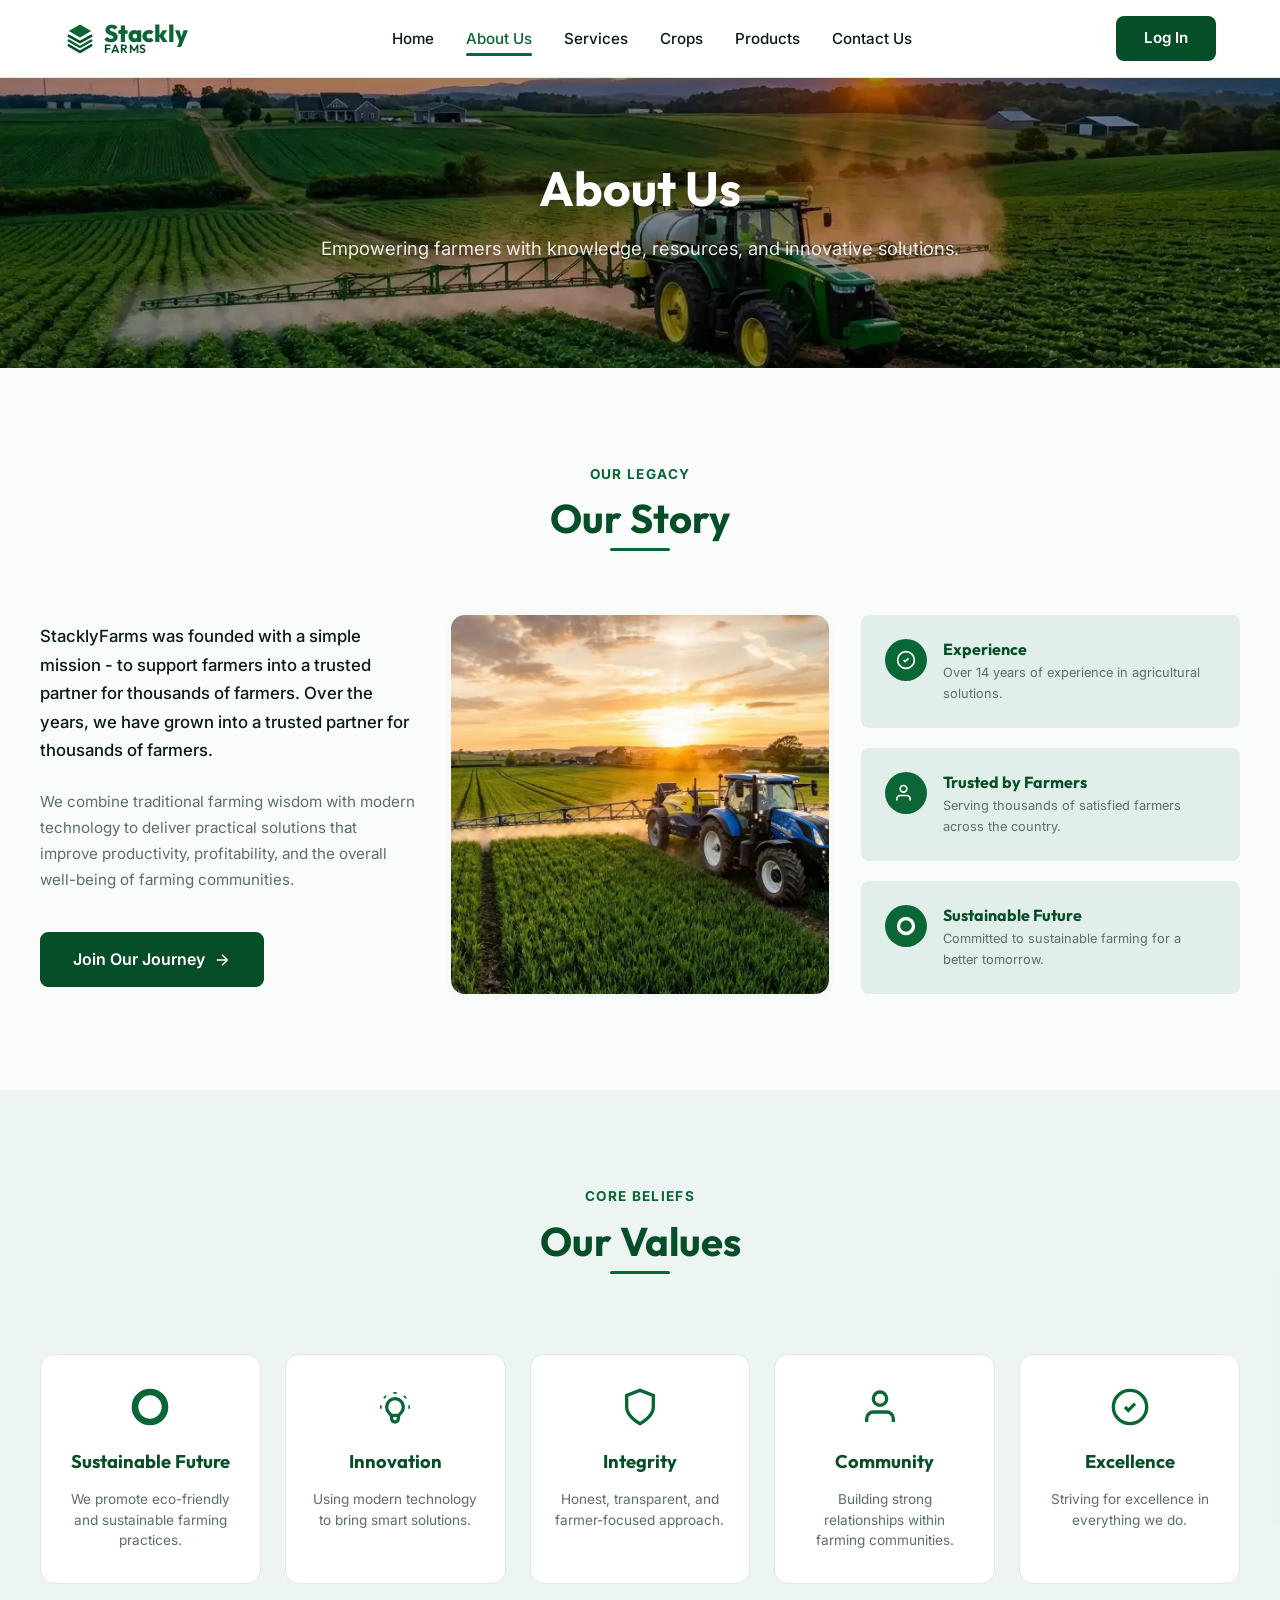
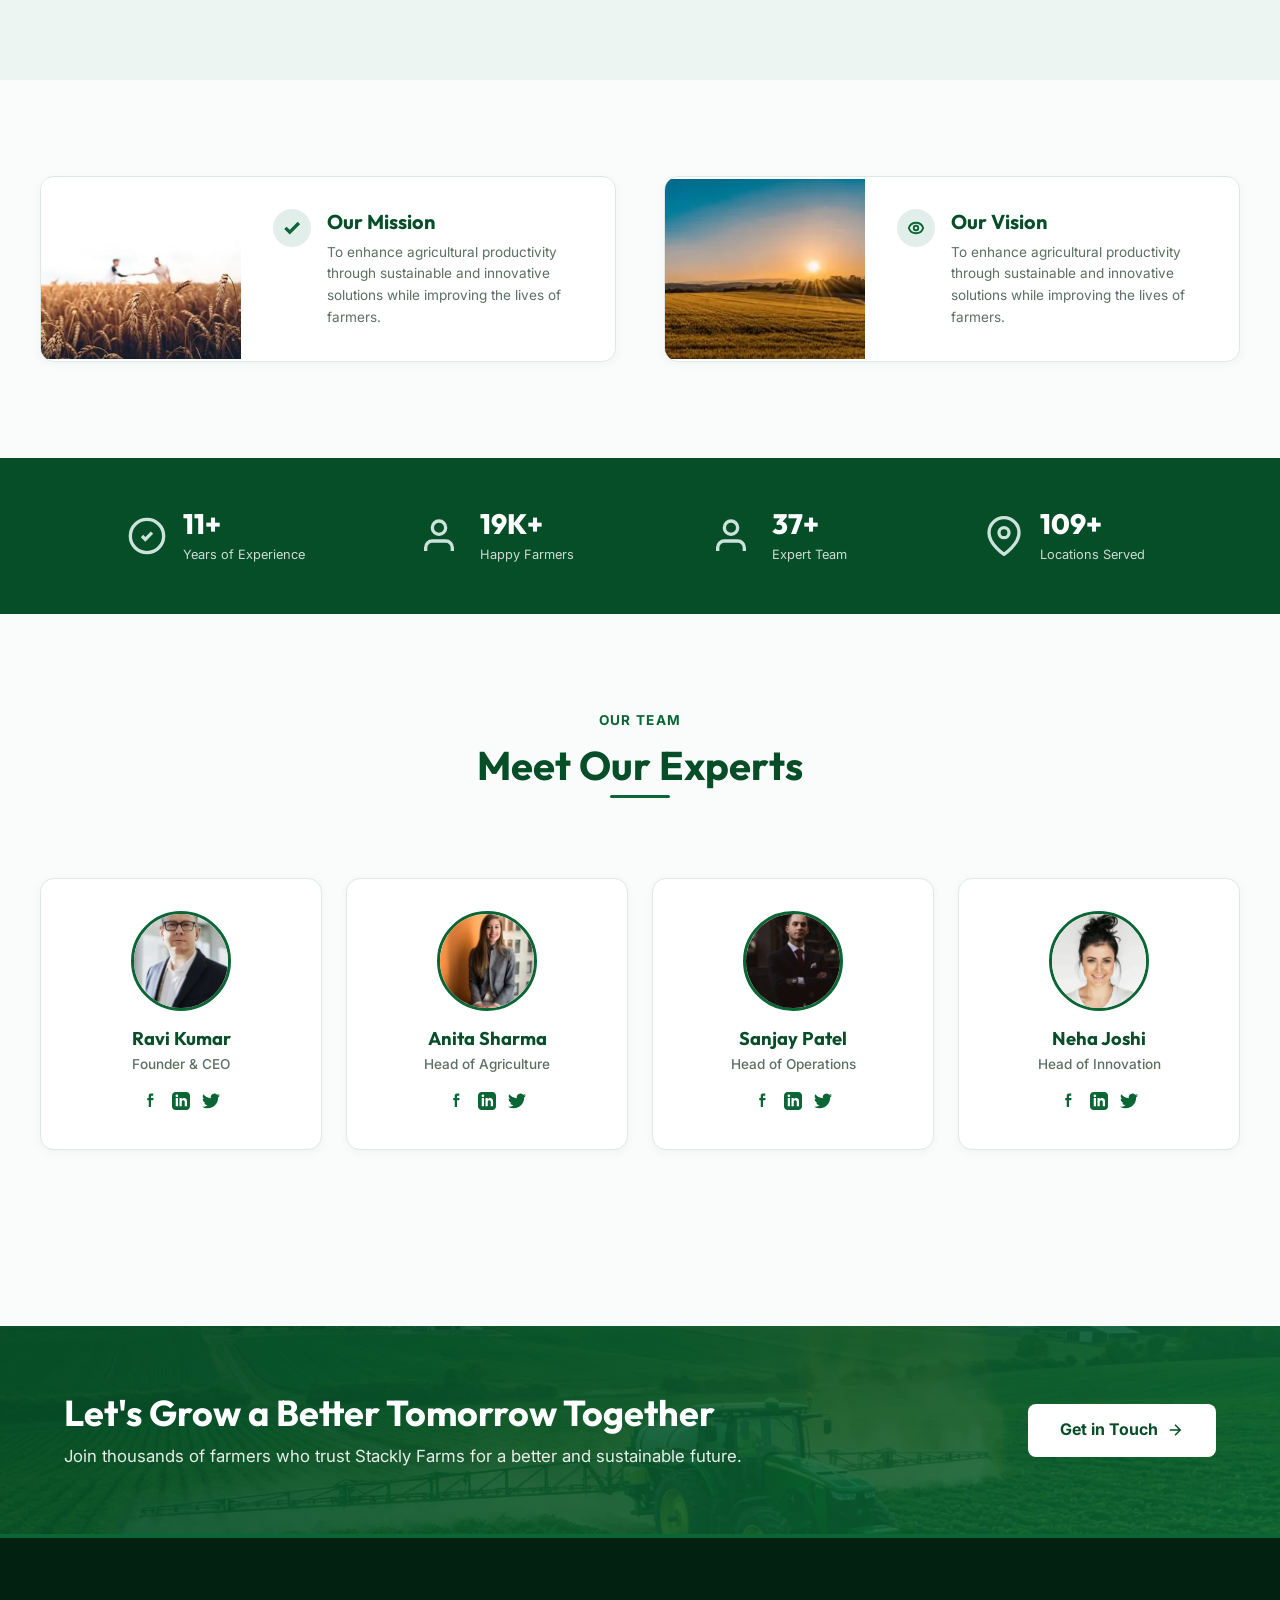
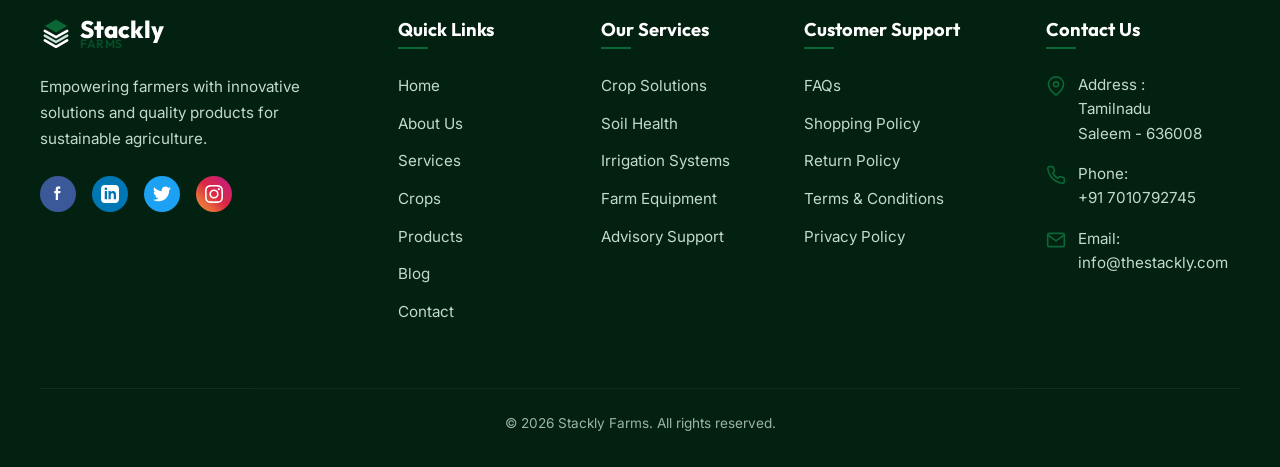
<file: about.html>
<!DOCTYPE html>
<html lang="en">
<head>
  <meta charset="UTF-8">
  <meta name="viewport" content="width=device-width, initial-scale=1.0">
  <title>Stackly</title>
  <meta name="description" content="Learn about Stackly Farms, our story, values, mission, and the agricultural experts dedicated to sustainable farming.">
  <link rel="stylesheet" href="css/style.css">
</head>
<body>

  <!-- Header / Navigation -->
  <header class="header">
    <div class="header-container">
      <a href="index.html" class="logo">
        <svg viewBox="0 0 100 100" xmlns="http://www.w3.org/2000/svg">
          <path d="M50 5L15 25L50 45L85 25L50 5Z" fill="#0b6635" />
          <path d="M15 40L50 60L85 40" stroke="#064e28" stroke-width="8" stroke-linecap="round" stroke-linejoin="round" fill="none" />
          <path d="M15 55L50 75L85 55" stroke="#0b6635" stroke-width="8" stroke-linecap="round" stroke-linejoin="round" fill="none" />
          <path d="M15 70L50 90L85 70" stroke="#064e28" stroke-width="8" stroke-linecap="round" stroke-linejoin="round" fill="none" />
        </svg>
        <span>
          Stackly
          <small>FARMS</small>
        </span>
      </a>
      
      <button class="hamburger" aria-label="Toggle menu">
        <span></span>
        <span></span>
        <span></span>
      </button>

      <ul class="nav-menu">
        <li><a href="index.html" class="nav-link">Home</a></li>
        <li><a href="about.html" class="nav-link active">About Us</a></li>
        <li><a href="services.html" class="nav-link">Services</a></li>
        <li><a href="crops.html" class="nav-link">Crops</a></li>
        <li><a href="products.html" class="nav-link">Products</a></li>
        <li><a href="contact.html" class="nav-link">Contact Us</a></li>
        <li class="mobile-only-login"><a href="login.html" class="nav-link login-nav-mobile">Log In</a></li>
      </ul>

      <a href="login.html" class="nav-cta">Log In</a>
    </div>
  </header>

  <!-- Page Hero Banner -->
  <section class="page-hero">
    <div class="page-hero-content reveal">
      <h1>About Us</h1>
      <p>Empowering farmers with knowledge, resources, and innovative solutions.</p>
    </div>
  </section>

  <!-- Our Story Section -->
  <section class="section-padding reveal">
    <div style="max-width: 1200px; margin: 0 auto;">
      <span class="section-tag" style="text-align: center; display: block;">Our Legacy</span>
      <h2 class="section-title" style="display: block; text-align: center; margin-bottom: 4rem;">Our Story</h2>
      
      <div class="grid-3 about-story-row">
        
        <!-- Text Left -->
        <div style="flex: 1.2; display: flex; flex-direction: column; justify-content: center; gap: 1.5rem;">
          <p style="color: var(--text-dark); font-weight: 500; font-size: 1.05rem; line-height: 1.7;">StacklyFarms was founded with a simple mission - to support farmers into a trusted partner for thousands of farmers. Over the years, we have grown into a trusted partner for thousands of farmers.</p>
          <p style="color: var(--text-muted); font-size: 0.95rem; line-height: 1.7;">We combine traditional farming wisdom with modern technology to deliver practical solutions that improve productivity, profitability, and the overall well-being of farming communities.</p>
          <a href="404.html" class="btn-primary" style="margin-top: 1rem; width: fit-content;">
            Join Our Journey
            <svg width="18" height="18" fill="none" stroke="currentColor" stroke-width="2" viewBox="0 0 24 24"><path d="M5 12h14M12 5l7 7-7 7"/></svg>
          </a>
        </div>

        <!-- Middle image -->
        <div style="flex: 1.5;">
          <img src="images/our_story.webp" alt="Tractor spraying a field" style="width: 100%; height: 100%; object-fit: cover; border-radius: var(--radius-md); box-shadow: var(--shadow-sm);">
        </div>

        <!-- Right stats features list -->
        <div style="flex: 1.1; display: flex; flex-direction: column; gap: 1.25rem;">
          <!-- Card 1 -->
          <div style="background-color: var(--light-sage-soft); border-radius: var(--radius-sm); padding: 1.5rem; display: flex; gap: 1rem; align-items: flex-start;">
            <div style="width: 42px; height: 42px; border-radius: 50%; background-color: var(--accent); color: var(--bg-white); display: flex; align-items: center; justify-content: center; flex-shrink: 0;">
              <svg width="20" height="20" fill="none" stroke="currentColor" stroke-width="2" viewBox="0 0 24 24"><circle cx="12" cy="12" r="10"/><path d="M9 12l2 2 4-4"/></svg>
            </div>
            <div>
              <h4 style="font-size: 1rem; margin-bottom: 0.25rem; color: var(--primary);">Experience</h4>
              <p style="font-size: 0.8rem; color: var(--text-muted);">Over 14 years of experience in agricultural solutions.</p>
            </div>
          </div>

          <!-- Card 2 -->
          <div style="background-color: var(--light-sage-soft); border-radius: var(--radius-sm); padding: 1.5rem; display: flex; gap: 1rem; align-items: flex-start;">
            <div style="width: 42px; height: 42px; border-radius: 50%; background-color: var(--accent); color: var(--bg-white); display: flex; align-items: center; justify-content: center; flex-shrink: 0;">
              <svg width="20" height="20" fill="none" stroke="currentColor" stroke-width="2" viewBox="0 0 24 24"><path d="M17 21v-2a4 4 0 0 0-4-4H5a4 4 0 0 0-4 4v2M9 11a4 4 0 1 0 0-8 4 4 0 0 0 0 8z"/></svg>
            </div>
            <div>
              <h4 style="font-size: 1rem; margin-bottom: 0.25rem; color: var(--primary);">Trusted by Farmers</h4>
              <p style="font-size: 0.8rem; color: var(--text-muted);">Serving thousands of satisfied farmers across the country.</p>
            </div>
          </div>

          <!-- Card 3 -->
          <div style="background-color: var(--light-sage-soft); border-radius: var(--radius-sm); padding: 1.5rem; display: flex; gap: 1rem; align-items: flex-start;">
            <div style="width: 42px; height: 42px; border-radius: 50%; background-color: var(--accent); color: var(--bg-white); display: flex; align-items: center; justify-content: center; flex-shrink: 0;">
              <svg width="20" height="20" fill="none" stroke="currentColor" stroke-width="2" viewBox="0 0 24 24"><path d="M12 2C6.48 2 2 6.48 2 12s4.48 10 10 10 10-4.48 10-10S17.52 2 12 2zm0 18c-4.41 0-8-3.59-8-8s3.59-8 8-8 8 3.59 8 8-3.59 8-8 8z"/></svg>
            </div>
            <div>
              <h4 style="font-size: 1rem; margin-bottom: 0.25rem; color: var(--primary);">Sustainable Future</h4>
              <p style="font-size: 0.8rem; color: var(--text-muted);">Committed to sustainable farming for a better tomorrow.</p>
            </div>
          </div>
        </div>

      </div>
    </div>
  </section>

  <!-- Our Values Section -->
  <section class="section-padding reveal" style="background-color: var(--light-sage-bg);">
    <div style="max-width: 1200px; margin: 0 auto;">
      <div class="section-header">
        <span class="section-tag">Core Beliefs</span>
        <h2 class="section-title">Our Values</h2>
      </div>

      <div class="grid-5" style="display: grid; grid-template-columns: repeat(5, 1fr); gap: 1.5rem;">
        <!-- Value 1 -->
        <div style="background-color: var(--bg-white); border-radius: var(--radius-md); padding: 2rem 1.5rem; border: 1px solid var(--border-color); text-align: center; display: flex; flex-direction: column; align-items: center; gap: 1rem;">
          <div style="color: var(--accent);"><svg width="40" height="40" fill="none" stroke="currentColor" stroke-width="2" viewBox="0 0 24 24"><path d="M12 2C6.48 2 2 6.48 2 12s4.48 10 10 10 10-4.48 10-10S17.52 2 12 2zm0 18c-4.41 0-8-3.59-8-8s3.59-8 8-8 8 3.59 8 8-3.59 8-8 8z"/></svg></div>
          <h3 style="font-size: 1.15rem; color: var(--primary);">Sustainable Future</h3>
          <p style="font-size: 0.85rem; color: var(--text-muted); line-height: 1.5;">We promote eco-friendly and sustainable farming practices.</p>
        </div>

        <!-- Value 2 -->
        <div style="background-color: var(--bg-white); border-radius: var(--radius-md); padding: 2rem 1.5rem; border: 1px solid var(--border-color); text-align: center; display: flex; flex-direction: column; align-items: center; gap: 1rem;">
          <div style="color: var(--accent);"><svg width="40" height="40" fill="none" stroke="currentColor" stroke-width="2" viewBox="0 0 24 24"><path d="M9.663 17h4.673M12 3v1m6.364 1.636l-.707.707M21 12h-1M4 12H3m3.343-5.657l-.707-.707m2.828 9.9a5 5 0 1 1 7.072 0l-.548.547A3.374 3.374 0 0 0 14 18.469V19a2 2 0 1 1-4 0v-.531c0-.895-.356-1.754-.988-2.386l-.548-.547z"/></svg></div>
          <h3 style="font-size: 1.15rem; color: var(--primary);">Innovation</h3>
          <p style="font-size: 0.85rem; color: var(--text-muted); line-height: 1.5;">Using modern technology to bring smart solutions.</p>
        </div>

        <!-- Value 3 -->
        <div style="background-color: var(--bg-white); border-radius: var(--radius-md); padding: 2rem 1.5rem; border: 1px solid var(--border-color); text-align: center; display: flex; flex-direction: column; align-items: center; gap: 1rem;">
          <div style="color: var(--accent);"><svg width="40" height="40" fill="none" stroke="currentColor" stroke-width="2" viewBox="0 0 24 24"><path d="M12 22s8-4 8-10V5l-8-3-8 3v7c0 6 8 10 8 10z"/></svg></div>
          <h3 style="font-size: 1.15rem; color: var(--primary);">Integrity</h3>
          <p style="font-size: 0.85rem; color: var(--text-muted); line-height: 1.5;">Honest, transparent, and farmer-focused approach.</p>
        </div>

        <!-- Value 4 -->
        <div style="background-color: var(--bg-white); border-radius: var(--radius-md); padding: 2rem 1.5rem; border: 1px solid var(--border-color); text-align: center; display: flex; flex-direction: column; align-items: center; gap: 1rem;">
          <div style="color: var(--accent);"><svg width="40" height="40" fill="none" stroke="currentColor" stroke-width="2" viewBox="0 0 24 24"><path d="M17 21v-2a4 4 0 0 0-4-4H5a4 4 0 0 0-4 4v2M9 11a4 4 0 1 0 0-8 4 4 0 0 0 0 8z"/></svg></div>
          <h3 style="font-size: 1.15rem; color: var(--primary);">Community</h3>
          <p style="font-size: 0.85rem; color: var(--text-muted); line-height: 1.5;">Building strong relationships within farming communities.</p>
        </div>

        <!-- Value 5 -->
        <div style="background-color: var(--bg-white); border-radius: var(--radius-md); padding: 2rem 1.5rem; border: 1px solid var(--border-color); text-align: center; display: flex; flex-direction: column; align-items: center; gap: 1rem;">
          <div style="color: var(--accent);"><svg width="40" height="40" fill="none" stroke="currentColor" stroke-width="2" viewBox="0 0 24 24"><circle cx="12" cy="12" r="10"/><path d="M9 12l2 2 4-4"/></svg></div>
          <h3 style="font-size: 1.15rem; color: var(--primary);">Excellence</h3>
          <p style="font-size: 0.85rem; color: var(--text-muted); line-height: 1.5;">Striving for excellence in everything we do.</p>
        </div>
      </div>
    </div>
  </section>

  <!-- Mission & Vision Section -->
  <section class="section-padding reveal">
    <div style="max-width: 1200px; margin: 0 auto;">
      <div class="grid-2">
        <!-- Our Mission -->
        <div class="mission-vision-card">
          <div class="mission-vision-img" style="background-color: #ddd;">
            <img src="images/mission_vision_1.webp" alt="Sprout in hand" style="width: 100%; height: 100%; object-fit: cover;">
          </div>
          <div style="padding: 2rem; display: flex; gap: 1rem; align-items: flex-start;">
            <div style="width: 38px; height: 38px; background-color: var(--light-sage-soft); color: var(--accent); border-radius: 50%; display: flex; align-items: center; justify-content: center; flex-shrink: 0;">
              <svg width="18" height="18" fill="none" stroke="currentColor" stroke-width="2.5" viewBox="0 0 24 24"><path d="M9 16.17L4.83 12l-1.42 1.41L9 19 21 7l-1.41-1.41z"/></svg>
            </div>
            <div>
              <h3 style="font-size: 1.25rem; margin-bottom: 0.5rem; color: var(--primary);">Our Mission</h3>
              <p style="font-size: 0.85rem; color: var(--text-muted); line-height: 1.6;">To enhance agricultural productivity through sustainable and innovative solutions while improving the lives of farmers.</p>
            </div>
          </div>
        </div>

        <!-- Our Vision -->
        <div class="mission-vision-card">
          <div class="mission-vision-img" style="background-color: #ddd;">
            <img src="images/mission_vision_2.webp" alt="Crop field Rows" style="width: 100%; height: 100%; object-fit: cover;">
          </div>
          <div style="padding: 2rem; display: flex; gap: 1rem; align-items: flex-start;">
            <div style="width: 38px; height: 38px; background-color: var(--light-sage-soft); color: var(--accent); border-radius: 50%; display: flex; align-items: center; justify-content: center; flex-shrink: 0;">
              <svg width="18" height="18" fill="none" stroke="currentColor" stroke-width="2.5" viewBox="0 0 24 24"><path d="M15 12a3 3 0 11-6 0 3 3 0 016 0z"/><path d="M2.458 12C3.732 7.943 7.523 5 12 5c4.478 0 8.268 2.943 9.542 7-1.274 4.057-5.064 7-9.542 7-4.477 0-8.268-2.943-9.542-7z"/></svg>
            </div>
            <div>
              <h3 style="font-size: 1.25rem; margin-bottom: 0.5rem; color: var(--primary);">Our Vision</h3>
              <p style="font-size: 0.85rem; color: var(--text-muted); line-height: 1.6;">To enhance agricultural productivity through sustainable and innovative solutions while improving the lives of farmers.</p>
            </div>
          </div>
        </div>
      </div>
    </div>
  </section>

  <!-- Dark Green Stats Bar Section -->
  <section class="reveal" style="background-color: var(--primary); color: var(--bg-white); padding: 3rem 1.5rem;">
    <div class="stats-bar-grid">
      <div style="display: flex; gap: 1rem; justify-content: center; align-items: center;">
        <svg width="40" height="40" fill="none" stroke="var(--light-sage)" stroke-width="2" viewBox="0 0 24 24"><circle cx="12" cy="12" r="10"/><path d="M9 12l2 2 4-4"/></svg>
        <div style="text-align: left;">
          <h2 style="color: var(--bg-white); font-size: 1.75rem; font-weight: 800;" class="counter-val" data-target="14" data-suffix="+">0+</h2>
          <span style="font-size: 0.8rem; opacity: 0.8;">Years of Experience</span>
        </div>
      </div>
      
      <div style="display: flex; gap: 1rem; justify-content: center; align-items: center;">
        <svg width="40" height="40" fill="none" stroke="var(--light-sage)" stroke-width="2" viewBox="0 0 24 24"><path d="M17 21v-2a4 4 0 0 0-4-4H5a4 4 0 0 0-4 4v2M9 11a4 4 0 1 0 0-8 4 4 0 0 0 0 8z"/></svg>
        <div style="text-align: left;">
          <h2 style="color: var(--bg-white); font-size: 1.75rem; font-weight: 800;" class="counter-val" data-target="25" data-suffix="K+">0K+</h2>
          <span style="font-size: 0.8rem; opacity: 0.8;">Happy Farmers</span>
        </div>
      </div>

      <div style="display: flex; gap: 1rem; justify-content: center; align-items: center;">
        <svg width="40" height="40" fill="none" stroke="var(--light-sage)" stroke-width="2" viewBox="0 0 24 24"><path d="M17 21v-2a4 4 0 0 0-4-4H5a4 4 0 0 0-4 4v2M9 11a4 4 0 1 0 0-8 4 4 0 0 0 0 8z"/></svg>
        <div style="text-align: left;">
          <h2 style="color: var(--bg-white); font-size: 1.75rem; font-weight: 800;" class="counter-val" data-target="50" data-suffix="+">0+</h2>
          <span style="font-size: 0.8rem; opacity: 0.8;">Expert Team</span>
        </div>
      </div>

      <div style="display: flex; gap: 1rem; justify-content: center; align-items: center;">
        <svg width="40" height="40" fill="none" stroke="var(--light-sage)" stroke-width="2" viewBox="0 0 24 24"><path d="M21 10c0 7-9 13-9 13s-9-6-9-13a9 9 0 0 1 18 0z"/><circle cx="12" cy="10" r="3"/></svg>
        <div style="text-align: left;">
          <h2 style="color: var(--bg-white); font-size: 1.75rem; font-weight: 800;" class="counter-val" data-target="150" data-suffix="+">0+</h2>
          <span style="font-size: 0.8rem; opacity: 0.8;">Locations Served</span>
        </div>
      </div>
    </div>
  </section>

  <!-- Meet Our Experts Section -->
  <section class="section-padding reveal">
    <div style="max-width: 1200px; margin: 0 auto;">
      <div class="section-header">
        <span class="section-tag">Our Team</span>
        <h2 class="section-title">Meet Our Experts</h2>
      </div>

      <div class="grid-4">
        <!-- Expert 1 -->
        <div style="background-color: var(--bg-white); border: 1px solid var(--border-color); border-radius: var(--radius-md); padding: 2rem 1.5rem; text-align: center; box-shadow: var(--shadow-sm); display: flex; flex-direction: column; align-items: center; gap: 1rem;">
          <img src="images/expert_ravi.webp" alt="Ravi Kumar" style="width: 100px; height: 100px; border-radius: 50%; object-fit: cover; border: 3px solid var(--accent);">
          <div>
            <h3 style="font-size: 1.15rem; color: var(--primary); margin-bottom: 0.25rem;">Ravi Kumar</h3>
            <p style="font-size: 0.85rem; color: var(--text-muted); font-weight: 500;">Founder & CEO</p>
          </div>
          <div style="display: flex; gap: 0.75rem; color: var(--accent);">
            <a href="404.html" aria-label="Facebook"><svg width="18" height="18" fill="currentColor" viewBox="0 0 24 24"><path d="M9 8H7v3h2v9h3v-9h3l.5-3H12V6c0-.88.39-1 1-1h2V2h-3c-2.42 0-3 1.35-3 3v3z"/></svg></a>
            <a href="404.html" aria-label="LinkedIn"><svg width="18" height="18" fill="currentColor" viewBox="0 0 24 24"><path d="M19 0h-14c-2.761 0-5 2.239-5 5v14c0 2.761 2.239 5 5 5h14c2.762 0 5-2.239 5-5v-14c0-2.761-2.238-5-5-5zm-11 19h-3v-11h3v11zm-1.5-12.268c-.966 0-1.75-.779-1.75-1.75s.784-1.75 1.75-1.75 1.75.779 1.75 1.75-.784 1.75-1.75 1.75zm13.5 12.268h-3v-5.604c0-3.368-4-3.113-4 0v5.604h-3v-11h3v1.765c1.396-2.586 7-2.777 7 2.476v6.759z"/></svg></a>
            <a href="404.html" aria-label="Twitter"><svg width="18" height="18" fill="currentColor" viewBox="0 0 24 24"><path d="M23.953 4.57a10 10 0 01-2.825.775 4.958 4.958 0 002.163-2.723c-.951.555-2.005.959-3.127 1.184a4.92 4.92 0 00-8.384 4.482C7.69 8.095 4.067 6.13 1.64 3.162a4.822 4.822 0 00-.666 2.475c0 1.71.87 3.213 2.188 4.096a4.904 4.904 0 01-2.228-.616v.06a4.923 4.923 0 003.946 4.827 4.996 4.996 0 01-2.212.085 4.936 4.936 0 004.604 3.417 9.867 9.867 0 01-6.102 2.105c-.39 0-.779-.023-1.17-.067a13.995 13.995 0 007.557 2.209c9.053 0 13.998-7.496 13.998-13.985 0-.21 0-.42-.015-.63A9.935 9.935 0 0024 4.59z"/></svg></a>
          </div>
        </div>

        <!-- Expert 2 -->
        <div style="background-color: var(--bg-white); border: 1px solid var(--border-color); border-radius: var(--radius-md); padding: 2rem 1.5rem; text-align: center; box-shadow: var(--shadow-sm); display: flex; flex-direction: column; align-items: center; gap: 1rem;">
          <img src="images/expert_anita.webp" alt="Anita Sharma" style="width: 100px; height: 100px; border-radius: 50%; object-fit: cover; border: 3px solid var(--accent);">
          <div>
            <h3 style="font-size: 1.15rem; color: var(--primary); margin-bottom: 0.25rem;">Anita Sharma</h3>
            <p style="font-size: 0.85rem; color: var(--text-muted); font-weight: 500;">Head of Agriculture</p>
          </div>
          <div style="display: flex; gap: 0.75rem; color: var(--accent);">
            <a href="404.html" aria-label="Facebook"><svg width="18" height="18" fill="currentColor" viewBox="0 0 24 24"><path d="M9 8H7v3h2v9h3v-9h3l.5-3H12V6c0-.88.39-1 1-1h2V2h-3c-2.42 0-3 1.35-3 3v3z"/></svg></a>
            <a href="404.html" aria-label="LinkedIn"><svg width="18" height="18" fill="currentColor" viewBox="0 0 24 24"><path d="M19 0h-14c-2.761 0-5 2.239-5 5v14c0 2.761 2.239 5 5 5h14c2.762 0 5-2.239 5-5v-14c0-2.761-2.238-5-5-5zm-11 19h-3v-11h3v11zm-1.5-12.268c-.966 0-1.75-.779-1.75-1.75s.784-1.75 1.75-1.75 1.75.779 1.75 1.75-.784 1.75-1.75 1.75zm13.5 12.268h-3v-5.604c0-3.368-4-3.113-4 0v5.604h-3v-11h3v1.765c1.396-2.586 7-2.777 7 2.476v6.759z"/></svg></a>
            <a href="404.html" aria-label="Twitter"><svg width="18" height="18" fill="currentColor" viewBox="0 0 24 24"><path d="M23.953 4.57a10 10 0 01-2.825.775 4.958 4.958 0 002.163-2.723c-.951.555-2.005.959-3.127 1.184a4.92 4.92 0 00-8.384 4.482C7.69 8.095 4.067 6.13 1.64 3.162a4.822 4.822 0 00-.666 2.475c0 1.71.87 3.213 2.188 4.096a4.904 4.904 0 01-2.228-.616v.06a4.923 4.923 0 003.946 4.827 4.996 4.996 0 01-2.212.085 4.936 4.936 0 004.604 3.417 9.867 9.867 0 01-6.102 2.105c-.39 0-.779-.023-1.17-.067a13.995 13.995 0 007.557 2.209c9.053 0 13.998-7.496 13.998-13.985 0-.21 0-.42-.015-.63A9.935 9.935 0 0024 4.59z"/></svg></a>
          </div>
        </div>

        <!-- Expert 3 -->
        <div style="background-color: var(--bg-white); border: 1px solid var(--border-color); border-radius: var(--radius-md); padding: 2rem 1.5rem; text-align: center; box-shadow: var(--shadow-sm); display: flex; flex-direction: column; align-items: center; gap: 1rem;">
          <img src="images/expert_sanjay.webp" alt="Sanjay Patel" style="width: 100px; height: 100px; border-radius: 50%; object-fit: cover; border: 3px solid var(--accent);">
          <div>
            <h3 style="font-size: 1.15rem; color: var(--primary); margin-bottom: 0.25rem;">Sanjay Patel</h3>
            <p style="font-size: 0.85rem; color: var(--text-muted); font-weight: 500;">Head of Operations</p>
          </div>
          <div style="display: flex; gap: 0.75rem; color: var(--accent);">
            <a href="404.html" aria-label="Facebook"><svg width="18" height="18" fill="currentColor" viewBox="0 0 24 24"><path d="M9 8H7v3h2v9h3v-9h3l.5-3H12V6c0-.88.39-1 1-1h2V2h-3c-2.42 0-3 1.35-3 3v3z"/></svg></a>
            <a href="404.html" aria-label="LinkedIn"><svg width="18" height="18" fill="currentColor" viewBox="0 0 24 24"><path d="M19 0h-14c-2.761 0-5 2.239-5 5v14c0 2.761 2.239 5 5 5h14c2.762 0 5-2.239 5-5v-14c0-2.761-2.238-5-5-5zm-11 19h-3v-11h3v11zm-1.5-12.268c-.966 0-1.75-.779-1.75-1.75s.784-1.75 1.75-1.75 1.75.779 1.75 1.75-.784 1.75-1.75 1.75zm13.5 12.268h-3v-5.604c0-3.368-4-3.113-4 0v5.604h-3v-11h3v1.765c1.396-2.586 7-2.777 7 2.476v6.759z"/></svg></a>
            <a href="404.html" aria-label="Twitter"><svg width="18" height="18" fill="currentColor" viewBox="0 0 24 24"><path d="M23.953 4.57a10 10 0 01-2.825.775 4.958 4.958 0 002.163-2.723c-.951.555-2.005.959-3.127 1.184a4.92 4.92 0 00-8.384 4.482C7.69 8.095 4.067 6.13 1.64 3.162a4.822 4.822 0 00-.666 2.475c0 1.71.87 3.213 2.188 4.096a4.904 4.904 0 01-2.228-.616v.06a4.923 4.923 0 003.946 4.827 4.996 4.996 0 01-2.212.085 4.936 4.936 0 004.604 3.417 9.867 9.867 0 01-6.102 2.105c-.39 0-.779-.023-1.17-.067a13.995 13.995 0 007.557 2.209c9.053 0 13.998-7.496 13.998-13.985 0-.21 0-.42-.015-.63A9.935 9.935 0 0024 4.59z"/></svg></a>
          </div>
        </div>

        <!-- Expert 4 -->
        <div style="background-color: var(--bg-white); border: 1px solid var(--border-color); border-radius: var(--radius-md); padding: 2rem 1.5rem; text-align: center; box-shadow: var(--shadow-sm); display: flex; flex-direction: column; align-items: center; gap: 1rem;">
          <img src="images/expert_neha.webp" alt="Neha Joshi" style="width: 100px; height: 100px; border-radius: 50%; object-fit: cover; border: 3px solid var(--accent);">
          <div>
            <h3 style="font-size: 1.15rem; color: var(--primary); margin-bottom: 0.25rem;">Neha Joshi</h3>
            <p style="font-size: 0.85rem; color: var(--text-muted); font-weight: 500;">Head of Innovation</p>
          </div>
          <div style="display: flex; gap: 0.75rem; color: var(--accent);">
            <a href="404.html" aria-label="Facebook"><svg width="18" height="18" fill="currentColor" viewBox="0 0 24 24"><path d="M9 8H7v3h2v9h3v-9h3l.5-3H12V6c0-.88.39-1 1-1h2V2h-3c-2.42 0-3 1.35-3 3v3z"/></svg></a>
            <a href="404.html" aria-label="LinkedIn"><svg width="18" height="18" fill="currentColor" viewBox="0 0 24 24"><path d="M19 0h-14c-2.761 0-5 2.239-5 5v14c0 2.761 2.239 5 5 5h14c2.762 0 5-2.239 5-5v-14c0-2.761-2.238-5-5-5zm-11 19h-3v-11h3v11zm-1.5-12.268c-.966 0-1.75-.779-1.75-1.75s.784-1.75 1.75-1.75 1.75.779 1.75 1.75-.784 1.75-1.75 1.75zm13.5 12.268h-3v-5.604c0-3.368-4-3.113-4 0v5.604h-3v-11h3v1.765c1.396-2.586 7-2.777 7 2.476v6.759z"/></svg></a>
            <a href="404.html" aria-label="Twitter"><svg width="18" height="18" fill="currentColor" viewBox="0 0 24 24"><path d="M23.953 4.57a10 10 0 01-2.825.775 4.958 4.958 0 002.163-2.723c-.951.555-2.005.959-3.127 1.184a4.92 4.92 0 00-8.384 4.482C7.69 8.095 4.067 6.13 1.64 3.162a4.822 4.822 0 00-.666 2.475c0 1.71.87 3.213 2.188 4.096a4.904 4.904 0 01-2.228-.616v.06a4.923 4.923 0 003.946 4.827 4.996 4.996 0 01-2.212.085 4.936 4.936 0 004.604 3.417 9.867 9.867 0 01-6.102 2.105c-.39 0-.779-.023-1.17-.067a13.995 13.995 0 007.557 2.209c9.053 0 13.998-7.496 13.998-13.985 0-.21 0-.42-.015-.63A9.935 9.935 0 0024 4.59z"/></svg></a>
          </div>
        </div>
      </div>
    </div>
  </section>

  <!-- Let's Grow CTA Banner -->
  <div class="grow-banner reveal">
    <div class="grow-content">
      <h2>Let's Grow a Better Tomorrow Together</h2>
      <p>Join thousands of farmers who trust Stackly Farms for a better and sustainable future.</p>
    </div>
    <a href="contact.html" class="grow-btn">
      Get in Touch
      <svg width="18" height="18" fill="none" stroke="currentColor" stroke-width="2" viewBox="0 0 24 24"><path d="M5 12h14M12 5l7 7-7 7"/></svg>
    </a>
  </div>

  <!-- Footer -->
  <footer class="footer">
    <div class="footer-container">
      <div class="footer-about">
        <a href="index.html" class="logo">
          <svg viewBox="0 0 100 100" xmlns="http://www.w3.org/2000/svg">
            <path d="M50 5L15 25L50 45L85 25L50 5Z" fill="#0b6635" />
            <path d="M15 40L50 60L85 40" stroke="#ffffff" stroke-width="8" stroke-linecap="round" stroke-linejoin="round" fill="none" />
            <path d="M15 55L50 75L85 55" stroke="#cbe3db" stroke-width="8" stroke-linecap="round" stroke-linejoin="round" fill="none" />
            <path d="M15 70L50 90L85 70" stroke="#ffffff" stroke-width="8" stroke-linecap="round" stroke-linejoin="round" fill="none" />
          </svg>
          <span>
            Stackly
            <small>FARMS</small>
          </span>
        </a>
        <p>Empowering farmers with innovative solutions and quality products for sustainable agriculture.</p>
        <div class="footer-socials">
          <a href="404.html" class="footer-social-link fb" aria-label="Facebook">
            <svg width="18" height="18" fill="currentColor" viewBox="0 0 24 24"><path d="M9 8H7v3h2v9h3v-9h3l.5-3H12V6c0-.88.39-1 1-1h2V2h-3c-2.42 0-3 1.35-3 3v3z"/></svg>
          </a>
          <a href="404.html" class="footer-social-link ln" aria-label="LinkedIn">
            <svg width="18" height="18" fill="currentColor" viewBox="0 0 24 24"><path d="M19 0h-14c-2.761 0-5 2.239-5 5v14c0 2.761 2.239 5 5 5h14c2.762 0 5-2.239 5-5v-14c0-2.761-2.238-5-5-5zm-11 19h-3v-11h3v11zm-1.5-12.268c-.966 0-1.75-.779-1.75-1.75s.784-1.75 1.75-1.75 1.75.779 1.75 1.75-.784 1.75-1.75 1.75zm13.5 12.268h-3v-5.604c0-3.368-4-3.113-4 0v5.604h-3v-11h3v1.765c1.396-2.586 7-2.777 7 2.476v6.759z"/></svg>
          </a>
          <a href="404.html" class="footer-social-link tw" aria-label="Twitter">
            <svg width="18" height="18" fill="currentColor" viewBox="0 0 24 24"><path d="M23.953 4.57a10 10 0 01-2.825.775 4.958 4.958 0 002.163-2.723c-.951.555-2.005.959-3.127 1.184a4.92 4.92 0 00-8.384 4.482C7.69 8.095 4.067 6.13 1.64 3.162a4.822 4.822 0 00-.666 2.475c0 1.71.87 3.213 2.188 4.096a4.904 4.904 0 01-2.228-.616v.06a4.923 4.923 0 003.946 4.827 4.996 4.996 0 01-2.212.085 4.936 4.936 0 004.604 3.417 9.867 9.867 0 01-6.102 2.105c-.39 0-.779-.023-1.17-.067a13.995 13.995 0 007.557 2.209c9.053 0 13.998-7.496 13.998-13.985 0-.21 0-.42-.015-.63A9.935 9.935 0 0024 4.59z"/></svg>
          </a>
          <a href="404.html" class="footer-social-link ig" aria-label="Instagram">
            <svg width="18" height="18" fill="currentColor" viewBox="0 0 24 24"><path d="M12 2.163c3.204 0 3.584.012 4.85.07 3.252.148 4.771 1.691 4.919 4.919.058 1.265.069 1.645.069 4.849 0 3.205-.012 3.584-.069 4.849-.149 3.225-1.664 4.771-4.919 4.919-1.266.058-1.644.07-4.85.07-3.204 0-3.584-.012-4.849-.07-3.26-.149-4.771-1.699-4.919-4.92-.058-1.265-.07-1.644-.07-4.849 0-3.204.013-3.583.07-4.849.149-3.227 1.664-4.771 4.919-4.919 1.266-.057 1.645-.069 4.849-.069zM12 0C8.741 0 8.333.014 7.053.072 2.695.272.273 2.69.073 7.051.014 8.333 0 8.741 0 12c0 3.259.014 3.668.072 4.948.2 4.358 2.618 6.78 6.98 6.98 1.281.058 1.689.072 4.948.072 3.259 0 3.668-.014 4.948-.072 4.354-.2 6.782-2.618 6.979-6.98.059-1.28.073-1.689.073-4.948 0-3.259-.014-3.667-.072-4.947-.196-4.354-2.617-6.78-6.979-6.98C15.668.014 15.259 0 12 0zm0 5.838a6.162 6.162 0 1 0 0 12.324 6.162 6.162 0 0 0 0-12.324zM12 16a4 4 0 1 1 0-8 4 4 0 0 1 0 8zm6.406-11.845a1.44 1.44 0 1 0 0 2.881 1.44 1.44 0 0 0 0-2.881z"/></svg>
          </a>
        </div>
      </div>

      <div class="footer-column">
        <h3>Quick Links</h3>
        <ul class="footer-links">
          <li><a href="index.html">Home</a></li>
          <li><a href="about.html">About Us</a></li>
          <li><a href="services.html">Services</a></li>
          <li><a href="crops.html">Crops</a></li>
          <li><a href="products.html">Products</a></li>
          <li><a href="404.html">Blog</a></li>
          <li><a href="contact.html">Contact</a></li>
        </ul>
      </div>

      <div class="footer-column">
        <h3>Our Services</h3>
        <ul class="footer-links">
          <li><a href="404.html">Crop Solutions</a></li>
          <li><a href="404.html">Soil Health</a></li>
          <li><a href="404.html">Irrigation Systems</a></li>
          <li><a href="404.html">Farm Equipment</a></li>
          <li><a href="404.html">Advisory Support</a></li>
        </ul>
      </div>

      <div class="footer-column">
        <h3>Customer Support</h3>
        <ul class="footer-links">
          <li><a href="404.html">FAQs</a></li>
          <li><a href="404.html">Shopping Policy</a></li>
          <li><a href="404.html">Return Policy</a></li>
          <li><a href="404.html">Terms & Conditions</a></li>
          <li><a href="404.html">Privacy Policy</a></li>
        </ul>
      </div>

      <div class="footer-column">
        <h3>Contact Us</h3>
        <div class="footer-contact-info">
          <div class="footer-contact-item">
            <svg viewBox="0 0 24 24" fill="none" stroke="currentColor" stroke-width="2"><path d="M21 10c0 7-9 13-9 13s-9-6-9-13a9 9 0 0 1 18 0z"/><circle cx="12" cy="10" r="3"/></svg>
            <span>Address :<br>Tamilnadu<br>Saleem - 636008</span>
          </div>
          <div class="footer-contact-item">
            <svg viewBox="0 0 24 24" fill="none" stroke="currentColor" stroke-width="2"><path d="M22 16.92v3a2 2 0 0 1-2.18 2 19.79 19.79 0 0 1-8.63-3.07 19.5 19.5 0 0 1-6-6 19.79 19.79 0 0 1-3.07-8.67A2 2 0 0 1 4.11 2h3a2 2 0 0 1 2 1.72 12.84 12.84 0 0 0 .7 2.81 2 2 0 0 1-.45 2.11L8.09 9.91a16 16 0 0 0 6 6l1.27-1.27a2 2 0 0 1 2.11-.45 12.84 12.84 0 0 0 2.81.7A2 2 0 0 1 22 16.92z"/></svg>
            <span>Phone:<br>+91 7010792745</span>
          </div>
          <div class="footer-contact-item">
            <svg viewBox="0 0 24 24" fill="none" stroke="currentColor" stroke-width="2"><path d="M4 4h16c1.1 0 2 .9 2 2v12c0 1.1-.9 2-2 2H4c-1.1 0-2-.9-2-2V6c0-1.1.9-2 2-2z"/><path d="M22 6l-10 7L2 6"/></svg>
            <span>Email:<br>info@thestackly.com</span>
          </div>
        </div>
      </div>
    </div>

    <div class="footer-bottom">
      <p>&copy; 2026 Stackly Farms. All rights reserved.</p>
    </div>
  </footer>

  <script src="js/main.js"></script>
</body>
</html>
</file>
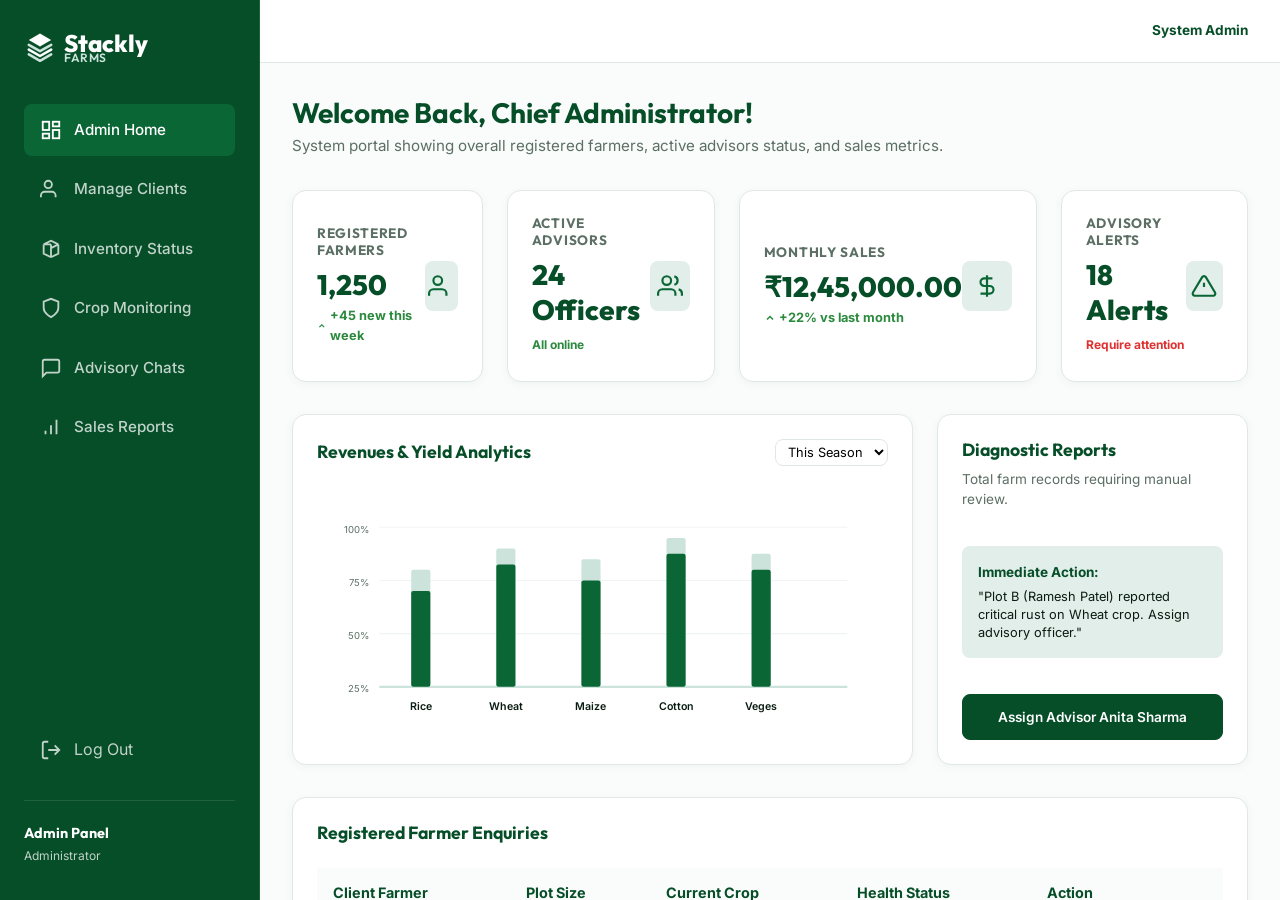
<file: admin-dashboard.html>
<!DOCTYPE html>
<html lang="en">
<head>
  <meta charset="UTF-8">
  <meta name="viewport" content="width=device-width, initial-scale=1.0">
  <title>Stackly</title>
  <meta name="description" content="Access administrator controls to track client requests, manage inventory, and view farm health reports.">
  <link rel="stylesheet" href="css/style.css">
  <style>
    body {
      overflow: hidden;
      height: 100vh;
    }
  </style>
</head>
<body>

  <div class="dashboard-layout">
    
    <!-- Sidebar Navigation -->
    <aside class="db-sidebar" id="dashboard-sidebar">
      <div class="db-sidebar-top">
        <a href="index.html" class="logo">
          <svg viewBox="0 0 100 100" xmlns="http://www.w3.org/2000/svg">
            <path d="M50 5L15 25L50 45L85 25L50 5Z" fill="#ffffff" />
            <path d="M15 40L50 60L85 40" stroke="#cbe3db" stroke-width="8" stroke-linecap="round" stroke-linejoin="round" fill="none" />
            <path d="M15 55L50 75L85 55" stroke="#ffffff" stroke-width="8" stroke-linecap="round" stroke-linejoin="round" fill="none" />
            <path d="M15 70L50 90L85 70" stroke="#cbe3db" stroke-width="8" stroke-linecap="round" stroke-linejoin="round" fill="none" />
          </svg>
          <span>
            Stackly
            <small style="color: var(--light-sage);">FARMS</small>
          </span>
        </a>

        <ul class="db-menu">
          <li class="db-menu-item active">
            <a href="admin-dashboard.html">
              <svg viewBox="0 0 24 24" fill="none" stroke="currentColor" stroke-width="2"><rect x="3" y="3" width="7" height="9"/><rect x="14" y="3" width="7" height="5"/><rect x="14" y="12" width="7" height="9"/><rect x="3" y="16" width="7" height="5"/></svg>
              Admin Home
            </a>
          </li>
          <li class="db-menu-item">
            <a href="404.html">
              <svg viewBox="0 0 24 24" fill="none" stroke="currentColor" stroke-width="2"><path d="M17 21v-2a4 4 0 0 0-4-4H5a4 4 0 0 0-4 4v2M9 11a4 4 0 1 0 0-8 4 4 0 0 0 0 8z"/></svg>
              Manage Clients
            </a>
          </li>
          <li class="db-menu-item">
            <a href="404.html">
              <svg viewBox="0 0 24 24" fill="none" stroke="currentColor" stroke-width="2"><path d="M20 7l-8-4-8 4m16 0l-8 4m8-4v10l-8 4m0-14v14m0-14L4 7m0 0v10l8 4"/></svg>
              Inventory Status
            </a>
          </li>
          <li class="db-menu-item">
            <a href="404.html">
              <svg viewBox="0 0 24 24" fill="none" stroke="currentColor" stroke-width="2"><path d="M12 22s8-4 8-10V5l-8-3-8 3v7c0 6 8 10 8 10z"/></svg>
              Crop Monitoring
            </a>
          </li>
          <li class="db-menu-item">
            <a href="404.html">
              <svg viewBox="0 0 24 24" fill="none" stroke="currentColor" stroke-width="2"><path d="M21 15a2 2 0 0 1-2 2H7l-4 4V5a2 2 0 0 1 2-2h14a2 2 0 0 1 2 2z"/></svg>
              Advisory Chats
            </a>
          </li>
          <li class="db-menu-item">
            <a href="404.html">
              <svg viewBox="0 0 24 24" fill="none" stroke="currentColor" stroke-width="2"><path d="M12 20V10M18 20V4M6 20v-4"/></svg>
              Sales Reports
            </a>
          </li>
        </ul>
      </div>

      <div class="db-sidebar-bottom">
        <a href="index.html" style="display: flex; align-items: center; gap: 0.75rem; color: rgba(255,255,255,0.75); padding: 0.85rem 1rem; border-radius: var(--radius-sm);">
          <svg width="22" height="22" fill="none" stroke="currentColor" stroke-width="2" viewBox="0 0 24 24"><path d="M9 21H5a2 2 0 0 1-2-2V5a2 2 0 0 1 2-2h4M16 17l5-5-5-5M21 12H9"/></svg>
          Log Out
        </a>
        <div class="db-user-profile">
       
          <div class="db-user-info">
            <h4>Admin Panel</h4>
            <span>Administrator</span>
          </div>
        </div>
      </div>
    </aside>

    <!-- Main Section -->
    <main class="db-main">
      <!-- Search & Nav Header -->
      <header class="db-header">
        <div style="display: flex; align-items: center; gap: 1rem;">
          <button class="hamburger" id="db-sidebar-toggle" aria-label="Toggle sidebar">
            <span></span>
            <span></span>
            <span></span>
          </button>
        </div>
        <div class="db-header-right">
          <div style="display: flex; align-items: center; gap: 0.75rem;">
          
            <span style="font-size: 0.85rem; font-weight: 700; color: var(--primary);">System Admin</span>
          </div>
        </div>
      </header>

      <!-- Content Area -->
      <div class="db-content">
        <div class="db-welcome">
          <h2>Welcome Back, Chief Administrator!</h2>
          <p>System portal showing overall registered farmers, active advisors status, and sales metrics.</p>
        </div>

        <!-- Metrics Grid -->
        <div class="db-stats-grid">
          <!-- Card 1 -->
          <div class="db-stat-card">
            <div class="db-stat-info">
              <h3>Registered Farmers</h3>
              <h2>1,250</h2>
              <span class="db-stat-growth positive">
                <svg width="12" height="12" fill="none" stroke="currentColor" stroke-width="3" viewBox="0 0 24 24"><path d="M18 15l-6-6-6 6"/></svg>
                +45 new this week
              </span>
            </div>
            <div class="db-stat-icon">
              <svg viewBox="0 0 24 24" fill="none" stroke="currentColor" stroke-width="2"><path d="M17 21v-2a4 4 0 0 0-4-4H5a4 4 0 0 0-4 4v2M9 11a4 4 0 1 0 0-8 4 4 0 0 0 0 8z"/></svg>
            </div>
          </div>

          <!-- Card 2 -->
          <div class="db-stat-card">
            <div class="db-stat-info">
              <h3>Active Advisors</h3>
              <h2>24 Officers</h2>
              <span style="font-size: 0.75rem; color: var(--success); font-weight: bold;">All online</span>
            </div>
            <div class="db-stat-icon">
              <svg viewBox="0 0 24 24" fill="none" stroke="currentColor" stroke-width="2"><path d="M17 21v-2a4 4 0 0 0-4-4H5a4 4 0 0 0-4 4v2M9 11a4 4 0 1 0 0-8 4 4 0 0 0 0 8zm14 10v-2a4 4 0 0 0-3-3.87M16 3.13a4 4 0 0 1 0 7.75"/></svg>
            </div>
          </div>

          <!-- Card 3 -->
          <div class="db-stat-card">
            <div class="db-stat-info">
              <h3>Monthly Sales</h3>
              <h2>₹12,45,000.00</h2>
              <span class="db-stat-growth positive">
                <svg width="12" height="12" fill="none" stroke="currentColor" stroke-width="3" viewBox="0 0 24 24"><path d="M18 15l-6-6-6 6"/></svg>
                +22% vs last month
              </span>
            </div>
            <div class="db-stat-icon">
              <svg viewBox="0 0 24 24" fill="none" stroke="currentColor" stroke-width="2"><path d="M12 2v20M17 5H9.5a3.5 3.5 0 0 0 0 7h5a3.5 3.5 0 0 1 0 7H6"/></svg>
            </div>
          </div>

          <!-- Card 4 -->
          <div class="db-stat-card">
            <div class="db-stat-info">
              <h3>Advisory Alerts</h3>
              <h2>18 Alerts</h2>
              <span style="font-size: 0.75rem; color: var(--error); font-weight: bold;">Require attention</span>
            </div>
            <div class="db-stat-icon">
              <svg viewBox="0 0 24 24" fill="none" stroke="currentColor" stroke-width="2"><path d="M10.29 3.86L1.82 18a2 2 0 0 0 1.71 3h16.94a2 2 0 0 0 1.71-3L13.71 3.86a2 2 0 0 0-3.42 0zM12 9v4M12 17h.01"/></svg>
            </div>
          </div>
        </div>

        <!-- Charts Table Grid -->
        <div class="db-charts-grid">
          <!-- Revenues Chart Card -->
          <div class="db-card">
            <div class="db-card-header">
              <h3>Revenues & Yield Analytics</h3>
              <select class="catalog-sort-select" style="padding: 0.25rem 0.5rem; font-size: 0.8rem;">
                <option>This Season</option>
                <option>Last Season</option>
              </select>
            </div>
            <!-- Yield Chart Render target in main.js -->
            <div class="chart-placeholder" id="yield-chart-container"></div>
          </div>

          <!-- Alerts panel -->
          <div class="db-card" style="display: flex; flex-direction: column; justify-content: space-between; gap: 1rem;">
            <div>
              <h3 style="font-size: 1.1rem; margin-bottom: 0.5rem;">Diagnostic Reports</h3>
              <p style="font-size: 0.85rem; color: var(--text-muted); line-height: 1.5;">Total farm records requiring manual review.</p>
            </div>
            <div style="background-color: var(--light-sage-soft); border-radius: var(--radius-sm); padding: 1rem;">
              <span style="font-size: 0.85rem; font-weight: 700; color: var(--primary); display: block; margin-bottom: 0.25rem;">Immediate Action:</span>
              <p style="font-size: 0.8rem; line-height: 1.4;">"Plot B (Ramesh Patel) reported critical rust on Wheat crop. Assign advisory officer."</p>
            </div>
            <button class="btn-primary" style="font-size: 0.85rem; justify-content: center; width: 100%; border-radius: var(--radius-sm);" onclick="alert('Advisory officer successfully assigned!');">
              Assign Advisor Anita Sharma
            </button>
          </div>
        </div>

        <!-- Registered Clients Monitoring Table -->
        <div class="db-card">
          <div class="db-card-header">
            <h3>Registered Farmer Enquiries</h3>
          </div>
          <div style="overflow-x: auto; width: 100%;">
            <table class="db-table">
              <thead>
                <tr>
                  <th>Client Farmer</th>
                  <th>Plot Size</th>
                  <th>Current Crop</th>
                  <th>Health Status</th>
                  <th>Action</th>
                </tr>
              </thead>
              <tbody>
                <tr>
                  <td style="font-weight: 600;">Ramesh Patel</td>
                  <td>12 Acres</td>
                  <td>Wheat</td>
                  <td><span class="status-pill warning">Critical</span></td>
                  <td><a href="404.html" style="color: var(--accent); font-weight: 700; font-size: 0.85rem;">Assign Expert</a></td>
                </tr>
                <tr>
                  <td style="font-weight: 600;">Savitri Devi</td>
                  <td>8 Acres</td>
                  <td>Rice</td>
                  <td><span class="status-pill success">Excellent</span></td>
                  <td><a href="404.html" style="color: var(--accent); font-weight: 700; font-size: 0.85rem;">View Reports</a></td>
                </tr>
                <tr>
                  <td style="font-weight: 600;">Arjun Singh</td>
                  <td>15 Acres</td>
                  <td>Maize</td>
                  <td><span class="status-pill success">Good</span></td>
                  <td><a href="404.html" style="color: var(--accent); font-weight: 700; font-size: 0.85rem;">View Reports</a></td>
                </tr>
                <tr>
                  <td style="font-weight: 600;">Neha Joshi</td>
                  <td>6 Acres</td>
                  <td>Cotton</td>
                  <td><span class="status-pill info">Fair</span></td>
                  <td><a href="404.html" style="color: var(--accent); font-weight: 700; font-size: 0.85rem;">Review Alert</a></td>
                </tr>
              </tbody>
            </table>
          </div>
        </div>

      </div>
    </main>

  </div>

  <script src="js/main.js"></script>
  <script>
    // Custom mobile drawer script for dashboard layout
    document.addEventListener('DOMContentLoaded', () => {
      const toggle = document.getElementById('db-sidebar-toggle');
      const sidebar = document.getElementById('dashboard-sidebar');
      
      if(toggle && sidebar) {
        toggle.addEventListener('click', (e) => {
          e.stopPropagation();
          sidebar.classList.toggle('open');
          toggle.classList.toggle('active');
          const spans = toggle.querySelectorAll('span');
          if(sidebar.classList.contains('open')) {
            spans[0].style.transform = 'rotate(45deg) translate(6px, 6px)';
            spans[1].style.opacity = '0';
            spans[2].style.transform = 'rotate(-45deg) translate(5px, -5px)';
          } else {
            spans[0].style.transform = 'none';
            spans[1].style.opacity = '1';
            spans[2].style.transform = 'none';
          }
        });
        
        document.addEventListener('click', (e) => {
          if(window.innerWidth <= 992 && sidebar.classList.contains('open') && !sidebar.contains(e.target) && !toggle.contains(e.target)) {
            sidebar.classList.remove('open');
            toggle.classList.remove('active');
            toggle.querySelectorAll('span').forEach(s => s.style.transform = 'none');
            toggle.querySelectorAll('span')[1].style.opacity = '1';
          }
        });
      }
    });
  </script>
</body>
</html>
</file>
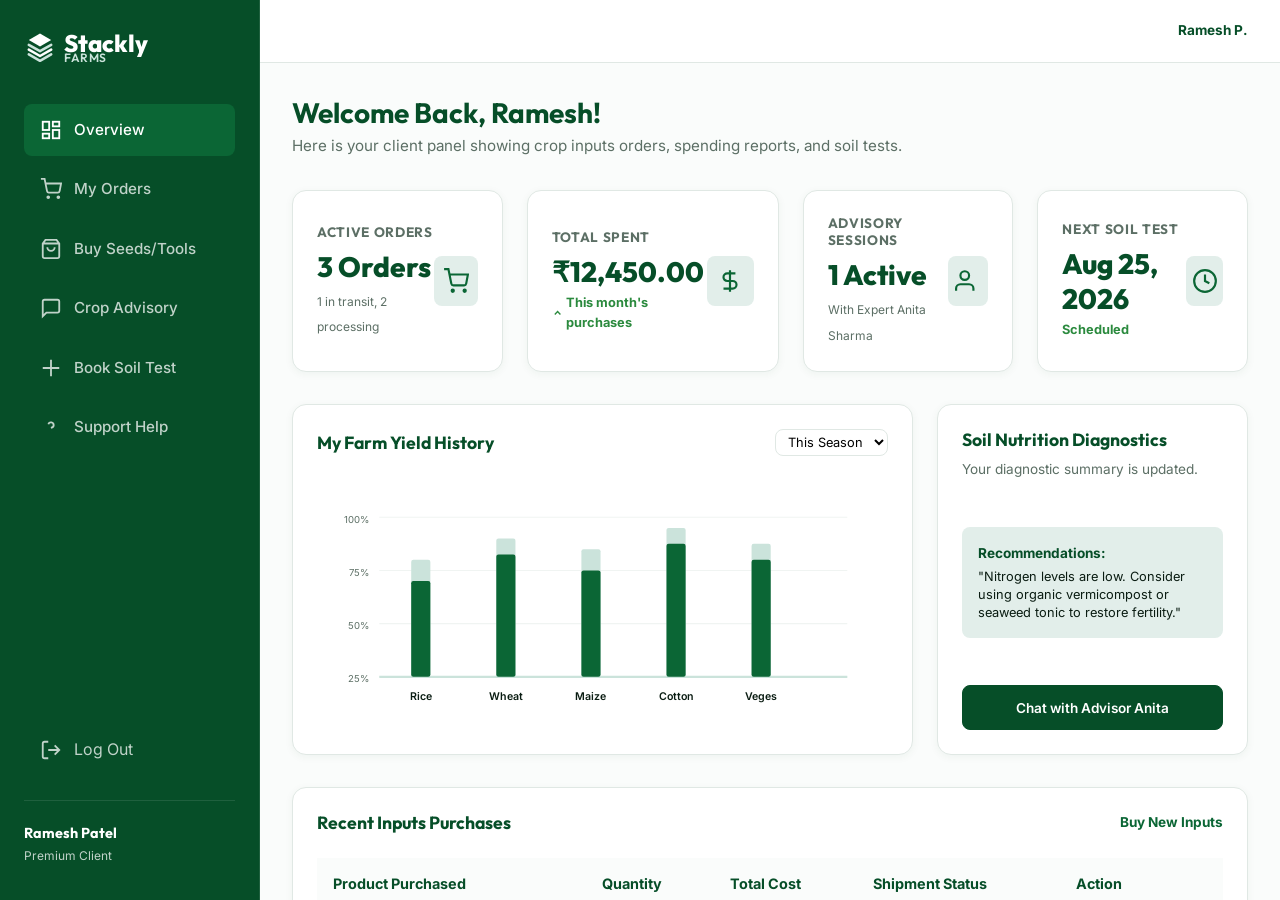
<file: client-dashboard.html>
<!DOCTYPE html>
<html lang="en">
<head>
  <meta charset="UTF-8">
  <meta name="viewport" content="width=device-width, initial-scale=1.0">
  <title>Stackly</title>
  <meta name="description" content="Manage your orders, book soil tests, check advisory reports, and view spending history on Stackly Farms.">
  <link rel="stylesheet" href="css/style.css">
  <style>
    body {
      overflow: hidden;
      height: 100vh;
    }
  </style>
</head>
<body>

  <div class="dashboard-layout">
    
    <!-- Sidebar Navigation -->
    <aside class="db-sidebar" id="dashboard-sidebar">
      <div class="db-sidebar-top">
        <a href="index.html" class="logo">
          <svg viewBox="0 0 100 100" xmlns="http://www.w3.org/2000/svg">
            <path d="M50 5L15 25L50 45L85 25L50 5Z" fill="#ffffff" />
            <path d="M15 40L50 60L85 40" stroke="#cbe3db" stroke-width="8" stroke-linecap="round" stroke-linejoin="round" fill="none" />
            <path d="M15 55L50 75L85 55" stroke="#ffffff" stroke-width="8" stroke-linecap="round" stroke-linejoin="round" fill="none" />
            <path d="M15 70L50 90L85 70" stroke="#cbe3db" stroke-width="8" stroke-linecap="round" stroke-linejoin="round" fill="none" />
          </svg>
          <span>
            Stackly
            <small style="color: var(--light-sage);">FARMS</small>
          </span>
        </a>

        <ul class="db-menu">
          <li class="db-menu-item active">
            <a href="client-dashboard.html">
              <svg viewBox="0 0 24 24" fill="none" stroke="currentColor" stroke-width="2"><rect x="3" y="3" width="7" height="9"/><rect x="14" y="3" width="7" height="5"/><rect x="14" y="12" width="7" height="9"/><rect x="3" y="16" width="7" height="5"/></svg>
              Overview
            </a>
          </li>
          <li class="db-menu-item">
            <a href="404.html">
              <svg viewBox="0 0 24 24" fill="none" stroke="currentColor" stroke-width="2"><circle cx="9" cy="21" r="1"/><circle cx="20" cy="21" r="1"/><path d="M1 1h4l2.68 13.39a2 2 0 0 0 2 1.61h9.72a2 2 0 0 0 2-1.61L23 6H6"/></svg>
              My Orders
            </a>
          </li>
          <li class="db-menu-item">
            <a href="products.html">
              <svg viewBox="0 0 24 24" fill="none" stroke="currentColor" stroke-width="2"><path d="M6 2L3 6v14a2 2 0 0 0 2 2h14a2 2 0 0 0 2-2V6l-3-4zM3 6h18M16 10a4 4 0 0 1-8 0"/></svg>
              Buy Seeds/Tools
            </a>
          </li>
          <li class="db-menu-item">
            <a href="404.html">
              <svg viewBox="0 0 24 24" fill="none" stroke="currentColor" stroke-width="2"><path d="M21 15a2 2 0 0 1-2 2H7l-4 4V5a2 2 0 0 1 2-2h14a2 2 0 0 1 2 2z"/></svg>
              Crop Advisory
            </a>
          </li>
          <li class="db-menu-item">
            <a href="404.html">
              <svg viewBox="0 0 24 24" fill="none" stroke="currentColor" stroke-width="2"><path d="M12 3v18M3 12h18"/></svg>
              Book Soil Test
            </a>
          </li>
          <li class="db-menu-item">
            <a href="404.html">
              <svg viewBox="0 0 24 24" fill="none" stroke="currentColor" stroke-width="2"><path d="M9.09 9a3 3 0 0 1 5.83 1c0 2-3 3-3 3M12 17h.01"/></svg>
              Support Help
            </a>
          </li>
        </ul>
      </div>

      <div class="db-sidebar-bottom">
        <a href="index.html" style="display: flex; align-items: center; gap: 0.75rem; color: rgba(255,255,255,0.75); padding: 0.85rem 1rem; border-radius: var(--radius-sm);">
          <svg width="22" height="22" fill="none" stroke="currentColor" stroke-width="2" viewBox="0 0 24 24"><path d="M9 21H5a2 2 0 0 1-2-2V5a2 2 0 0 1 2-2h4M16 17l5-5-5-5M21 12H9"/></svg>
          Log Out
        </a>
        <div class="db-user-profile">
          
          <div class="db-user-info">
            <h4>Ramesh Patel</h4>
            <span>Premium Client</span>
          </div>
        </div>
      </div>
    </aside>

    <!-- Main Section -->
    <main class="db-main">
      <!-- Search & Nav Header -->
      <header class="db-header">
        <div style="display: flex; align-items: center; gap: 1rem;">
          <button class="hamburger" id="db-sidebar-toggle" aria-label="Toggle sidebar">
            <span></span>
            <span></span>
            <span></span>
          </button>
        </div>
        <div class="db-header-right">
          <div style="display: flex; align-items: center; gap: 0.75rem;">
           
            <span style="font-size: 0.85rem; font-weight: 700; color: var(--primary);">Ramesh P.</span>
          </div>
        </div>
      </header>

      <!-- Content Area -->
      <div class="db-content">
        <div class="db-welcome">
          <h2>Welcome Back, Ramesh!</h2>
          <p>Here is your client panel showing crop inputs orders, spending reports, and soil tests.</p>
        </div>

        <!-- Metrics Grid -->
        <div class="db-stats-grid">
          <!-- Card 1 -->
          <div class="db-stat-card">
            <div class="db-stat-info">
              <h3>Active Orders</h3>
              <h2>3 Orders</h2>
              <span style="font-size: 0.75rem; color: var(--text-muted);">1 in transit, 2 processing</span>
            </div>
            <div class="db-stat-icon">
              <svg viewBox="0 0 24 24" fill="none" stroke="currentColor" stroke-width="2"><circle cx="9" cy="21" r="1"/><circle cx="20" cy="21" r="1"/><path d="M1 1h4l2.68 13.39a2 2 0 0 0 2 1.61h9.72a2 2 0 0 0 2-1.61L23 6H6"/></svg>
            </div>
          </div>

          <!-- Card 2 -->
          <div class="db-stat-card">
            <div class="db-stat-info">
              <h3>Total Spent</h3>
              <h2>₹12,450.00</h2>
              <span class="db-stat-growth positive">
                <svg width="12" height="12" fill="none" stroke="currentColor" stroke-width="3" viewBox="0 0 24 24"><path d="M18 15l-6-6-6 6"/></svg>
                This month's purchases
              </span>
            </div>
            <div class="db-stat-icon">
              <svg viewBox="0 0 24 24" fill="none" stroke="currentColor" stroke-width="2"><path d="M12 2v20M17 5H9.5a3.5 3.5 0 0 0 0 7h5a3.5 3.5 0 0 1 0 7H6"/></svg>
            </div>
          </div>

          <!-- Card 3 -->
          <div class="db-stat-card">
            <div class="db-stat-info">
              <h3>Advisory Sessions</h3>
              <h2>1 Active</h2>
              <span style="font-size: 0.75rem; color: var(--text-muted);">With Expert Anita Sharma</span>
            </div>
            <div class="db-stat-icon">
              <svg viewBox="0 0 24 24" fill="none" stroke="currentColor" stroke-width="2"><path d="M17 21v-2a4 4 0 0 0-4-4H5a4 4 0 0 0-4 4v2M9 11a4 4 0 1 0 0-8 4 4 0 0 0 0 8z"/></svg>
            </div>
          </div>

          <!-- Card 4 -->
          <div class="db-stat-card">
            <div class="db-stat-info">
              <h3>Next Soil Test</h3>
              <h2>Aug 25, 2026</h2>
              <span class="db-stat-growth positive">Scheduled</span>
            </div>
            <div class="db-stat-icon">
              <svg viewBox="0 0 24 24" fill="none" stroke="currentColor" stroke-width="2"><circle cx="12" cy="12" r="10"/><path d="M12 6v6l4 2"/></svg>
            </div>
          </div>
        </div>

        <!-- Charts Table Grid -->
        <div class="db-charts-grid">
          <!-- Yield Chart Card -->
          <div class="db-card">
            <div class="db-card-header">
              <h3>My Farm Yield History</h3>
              <select class="catalog-sort-select" style="padding: 0.25rem 0.5rem; font-size: 0.8rem;">
                <option>This Season</option>
                <option>Last Season</option>
              </select>
            </div>
            <!-- Yield Chart Render target in main.js -->
            <div class="chart-placeholder" id="yield-chart-container"></div>
          </div>

          <!-- Soil Advisory Callout -->
          <div class="db-card" style="display: flex; flex-direction: column; justify-content: space-between; gap: 1rem;">
            <div>
              <h3 style="font-size: 1.1rem; margin-bottom: 0.5rem;">Soil Nutrition Diagnostics</h3>
              <p style="font-size: 0.85rem; color: var(--text-muted); line-height: 1.5;">Your diagnostic summary is updated.</p>
            </div>
            <div style="background-color: var(--light-sage-soft); border-radius: var(--radius-sm); padding: 1rem;">
              <span style="font-size: 0.85rem; font-weight: 700; color: var(--primary); display: block; margin-bottom: 0.25rem;">Recommendations:</span>
              <p style="font-size: 0.8rem; line-height: 1.4;">"Nitrogen levels are low. Consider using organic vermicompost or seaweed tonic to restore fertility."</p>
            </div>
            <button class="btn-primary" style="font-size: 0.85rem; justify-content: center; width: 100%; border-radius: var(--radius-sm);" onclick="alert('Connecting to agricultural advisor...');">
              Chat with Advisor Anita
            </button>
          </div>
        </div>

        <!-- Recent Orders Table -->
        <div class="db-card">
          <div class="db-card-header">
            <h3>Recent Inputs Purchases</h3>
            <a href="products.html" style="color: var(--accent); font-weight: 700; font-size: 0.85rem;">Buy New Inputs</a>
          </div>
          <div style="overflow-x: auto; width: 100%;">
            <table class="db-table">
              <thead>
                <tr>
                  <th>Product Purchased</th>
                  <th>Quantity</th>
                  <th>Total Cost</th>
                  <th>Shipment Status</th>
                  <th>Action</th>
                </tr>
              </thead>
              <tbody>
                <tr>
                  <td style="font-weight: 600;">Hybrid Corn Seeds</td>
                  <td>2 Bags</td>
                  <td>₹4,998.00</td>
                  <td><span class="status-pill success">Shipped</span></td>
                  <td><a href="404.html" style="color: var(--accent); font-weight: 700; font-size: 0.85rem;">Track Order</a></td>
                </tr>
                <tr>
                  <td style="font-weight: 600;">Organic Vermicompost</td>
                  <td>5 Bags</td>
                  <td>₹9,250.00</td>
                  <td><span class="status-pill warning">Processing</span></td>
                  <td><a href="404.html" style="color: var(--accent); font-weight: 700; font-size: 0.85rem;">View Invoice</a></td>
                </tr>
                <tr>
                  <td style="font-weight: 600;">Drip Irrigation Set</td>
                  <td>1 Unit</td>
                  <td>₹3,599.00</td>
                  <td><span class="status-pill info">Delivered</span></td>
                  <td><a href="404.html" style="color: var(--accent); font-weight: 700; font-size: 0.85rem;">Feedback</a></td>
                </tr>
              </tbody>
            </table>
          </div>
        </div>

      </div>
    </main>

  </div>

  <script src="js/main.js"></script>
  <script>
    // Custom mobile drawer script for dashboard layout
    document.addEventListener('DOMContentLoaded', () => {
      const toggle = document.getElementById('db-sidebar-toggle');
      const sidebar = document.getElementById('dashboard-sidebar');
      
      if(toggle && sidebar) {
        toggle.addEventListener('click', (e) => {
          e.stopPropagation();
          sidebar.classList.toggle('open');
          toggle.classList.toggle('active');
          const spans = toggle.querySelectorAll('span');
          if(sidebar.classList.contains('open')) {
            spans[0].style.transform = 'rotate(45deg) translate(6px, 6px)';
            spans[1].style.opacity = '0';
            spans[2].style.transform = 'rotate(-45deg) translate(5px, -5px)';
          } else {
            spans[0].style.transform = 'none';
            spans[1].style.opacity = '1';
            spans[2].style.transform = 'none';
          }
        });
        
        document.addEventListener('click', (e) => {
          if(window.innerWidth <= 992 && sidebar.classList.contains('open') && !sidebar.contains(e.target) && !toggle.contains(e.target)) {
            sidebar.classList.remove('open');
            toggle.classList.remove('active');
            toggle.querySelectorAll('span').forEach(s => s.style.transform = 'none');
            toggle.querySelectorAll('span')[1].style.opacity = '1';
          }
        });
      }
    });
  </script>
</body>
</html>
</file>
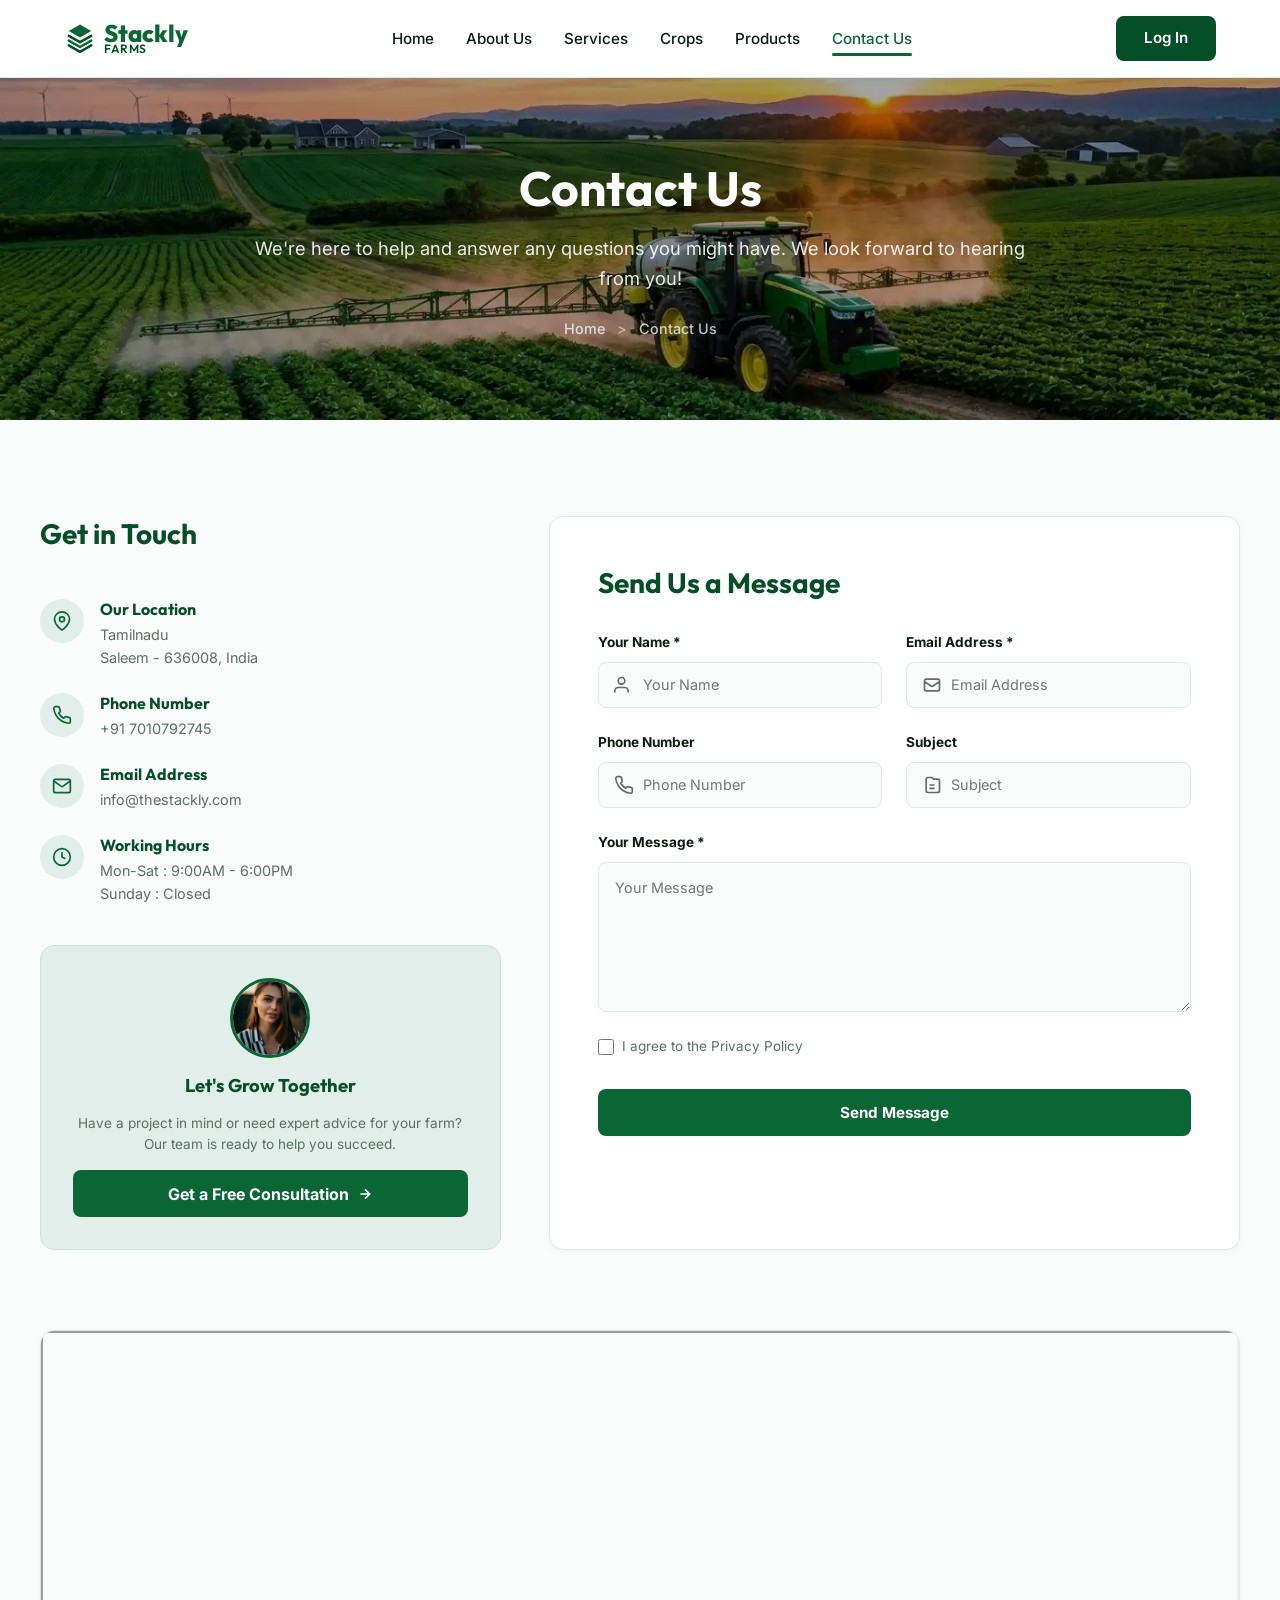
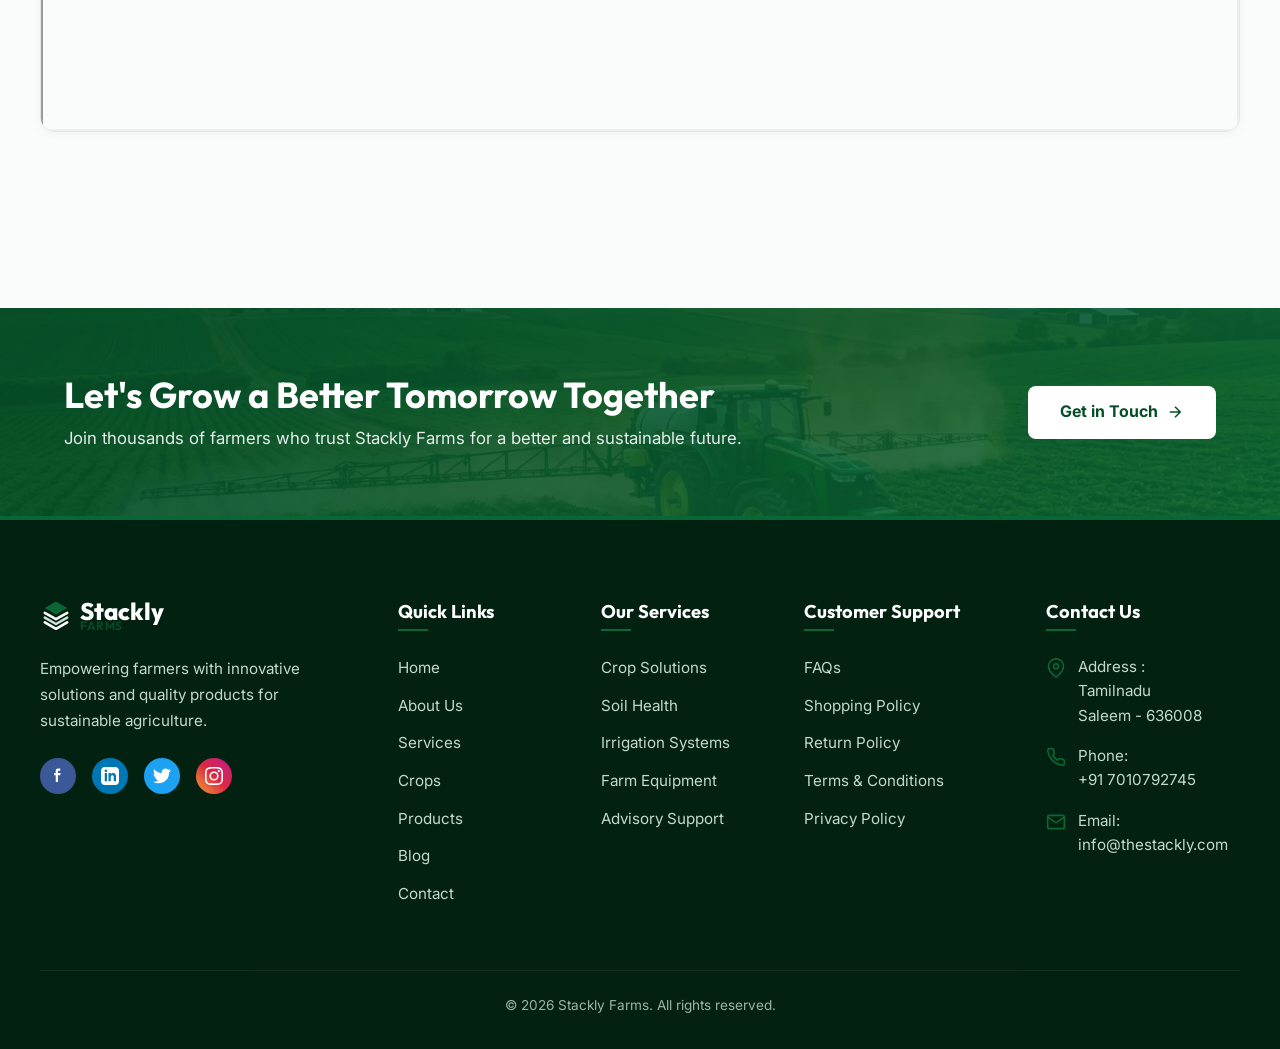
<file: contact.html>
<!DOCTYPE html>
<html lang="en">
<head>
  <meta charset="UTF-8">
  <meta name="viewport" content="width=device-width, initial-scale=1.0">
  <title>Stackly</title>
  <meta name="description" content="Get in touch with Stackly Farms for expert agricultural support, product inquiries, and farm advisory consultations.">
  <link rel="stylesheet" href="css/style.css">
</head>
<body>

  <!-- Header / Navigation -->
  <header class="header">
    <div class="header-container">
      <a href="index.html" class="logo">
        <svg viewBox="0 0 100 100" xmlns="http://www.w3.org/2000/svg">
          <path d="M50 5L15 25L50 45L85 25L50 5Z" fill="#0b6635" />
          <path d="M15 40L50 60L85 40" stroke="#064e28" stroke-width="8" stroke-linecap="round" stroke-linejoin="round" fill="none" />
          <path d="M15 55L50 75L85 55" stroke="#0b6635" stroke-width="8" stroke-linecap="round" stroke-linejoin="round" fill="none" />
          <path d="M15 70L50 90L85 70" stroke="#064e28" stroke-width="8" stroke-linecap="round" stroke-linejoin="round" fill="none" />
        </svg>
        <span>
          Stackly
          <small>FARMS</small>
        </span>
      </a>
      
      <button class="hamburger" aria-label="Toggle menu">
        <span></span>
        <span></span>
        <span></span>
      </button>

      <ul class="nav-menu">
        <li><a href="index.html" class="nav-link">Home</a></li>
        <li><a href="about.html" class="nav-link">About Us</a></li>
        <li><a href="services.html" class="nav-link">Services</a></li>
        <li><a href="crops.html" class="nav-link">Crops</a></li>
        <li><a href="products.html" class="nav-link">Products</a></li>
        <li><a href="contact.html" class="nav-link active">Contact Us</a></li>
        <li class="mobile-only-login"><a href="login.html" class="nav-link login-nav-mobile">Log In</a></li>
      </ul>

      <a href="login.html" class="nav-cta">Log In</a>
    </div>
  </header>

  <!-- Page Hero Banner -->
  <section class="page-hero">
    <div class="page-hero-content reveal">
      <h1>Contact Us</h1>
      <p>We're here to help and answer any questions you might have. We look forward to hearing from you!</p>
      <div class="page-hero-breadcrumbs">
        <a href="index.html">Home</a>
        <span>&gt;</span>
        <a href="contact.html">Contact Us</a>
      </div>
    </div>
  </section>

  <!-- Contact Section Layout -->
  <section class="section-padding reveal">
    <div class="contact-layout">
      
      <!-- Left Column Contact Info -->
      <div class="contact-info-card">
        <h2 class="contact-info-title">Get in Touch</h2>
        
        <div class="contact-info-list">
          <!-- Location -->
          <div class="contact-info-item">
            <div class="contact-info-icon">
              <svg width="20" height="20" fill="none" stroke="currentColor" stroke-width="2" viewBox="0 0 24 24"><path d="M21 10c0 7-9 13-9 13s-9-6-9-13a9 9 0 0 1 18 0z"/><circle cx="12" cy="10" r="3"/></svg>
            </div>
            <div class="contact-info-text">
              <h4>Our Location</h4>
              <p>Tamilnadu<br>Saleem - 636008, India</p>
            </div>
          </div>

          <!-- Phone -->
          <div class="contact-info-item">
            <div class="contact-info-icon">
              <svg width="20" height="20" fill="none" stroke="currentColor" stroke-width="2" viewBox="0 0 24 24"><path d="M22 16.92v3a2 2 0 0 1-2.18 2 19.79 19.79 0 0 1-8.63-3.07 19.5 19.5 0 0 1-6-6 19.79 19.79 0 0 1-3.07-8.67A2 2 0 0 1 4.11 2h3a2 2 0 0 1 2 1.72 12.84 12.84 0 0 0 .7 2.81 2 2 0 0 1-.45 2.11L8.09 9.91a16 16 0 0 0 6 6l1.27-1.27a2 2 0 0 1 2.11-.45 12.84 12.84 0 0 0 2.81.7A2 2 0 0 1 22 16.92z"/></svg>
            </div>
            <div class="contact-info-text">
              <h4>Phone Number</h4>
              <p>+91 7010792745</p>
            </div>
          </div>

          <!-- Email -->
          <div class="contact-info-item">
            <div class="contact-info-icon">
              <svg width="20" height="20" fill="none" stroke="currentColor" stroke-width="2" viewBox="0 0 24 24"><path d="M4 4h16c1.1 0 2 .9 2 2v12c0 1.1-.9 2-2 2H4c-1.1 0-2-.9-2-2V6c0-1.1.9-2 2-2z"/><path d="M22 6l-10 7L2 6"/></svg>
            </div>
            <div class="contact-info-text">
              <h4>Email Address</h4>
              <p>info@thestackly.com</p>
            </div>
          </div>

          <!-- Hours -->
          <div class="contact-info-item">
            <div class="contact-info-icon">
              <svg width="20" height="20" fill="none" stroke="currentColor" stroke-width="2" viewBox="0 0 24 24"><circle cx="12" cy="12" r="10"/><path d="M12 6v6l4 2"/></svg>
            </div>
            <div class="contact-info-text">
              <h4>Working Hours</h4>
              <p>Mon-Sat : 9:00AM - 6:00PM<br>Sunday : Closed</p>
            </div>
          </div>
        </div>

        <!-- Consultation Callout Box matching Figma -->
        <div class="contact-consultation-box">
          <img src="images/consult_avatar.webp" alt="Expert Advisor">
          <h4>Let's Grow Together</h4>
          <p>Have a project in mind or need expert advice for your farm? Our team is ready to help you succeed.</p>
          <button class="btn-consultation" onclick="alert('Consultation request sent!'); window.location.href='404.html';">
            Get a Free Consultation
            <svg width="16" height="16" fill="none" stroke="currentColor" stroke-width="2.5" viewBox="0 0 24 24"><path d="M5 12h14M12 5l7 7-7 7"/></svg>
          </button>
        </div>
      </div>

      <!-- Right Column Message Form -->
      <div class="contact-form-card">
        <h2>Send Us a Message</h2>
        <form id="contact-us-form">
          <div class="form-grid-2">
            <div class="form-group">
              <label for="c-name">Your Name *</label>
              <div class="input-icon-wrapper">
                <svg fill="none" stroke="currentColor" stroke-width="2" viewBox="0 0 24 24"><path d="M17 21v-2a4 4 0 0 0-4-4H5a4 4 0 0 0-4 4v2M9 11a4 4 0 1 0 0-8 4 4 0 0 0 0 8z"/></svg>
                <input type="text" id="c-name" name="name" placeholder="Your Name" required>
              </div>
            </div>
            <div class="form-group">
              <label for="c-email">Email Address *</label>
              <div class="input-icon-wrapper">
                <svg fill="none" stroke="currentColor" stroke-width="2" viewBox="0 0 24 24"><path d="M3 8l7.89 5.26a2 2 0 0 0 2.22 0L21 8M5 19h14a2 2 0 0 0 2-2V7a2 2 0 0 0-2-2H5a2 2 0 0 0-2 2v10a2 2 0 0 0 2 2z"/></svg>
                <input type="email" id="c-email" name="email" placeholder="Email Address" required>
              </div>
            </div>
          </div>

          <div class="form-grid-2">
            <div class="form-group">
              <label for="c-phone">Phone Number</label>
              <div class="input-icon-wrapper">
                <svg fill="none" stroke="currentColor" stroke-width="2" viewBox="0 0 24 24"><path d="M22 16.92v3a2 2 0 0 1-2.18 2 19.79 19.79 0 0 1-8.63-3.07 19.5 19.5 0 0 1-6-6 19.79 19.79 0 0 1-3.07-8.67A2 2 0 0 1 4.11 2h3a2 2 0 0 1 2 1.72 12.84 12.84 0 0 0 .7 2.81 2 2 0 0 1-.45 2.11L8.09 9.91a16 16 0 0 0 6 6l1.27-1.27a2 2 0 0 1 2.11-.45 12.84 12.84 0 0 0 2.81.7A2 2 0 0 1 22 16.92z"/></svg>
                <input type="tel" id="c-phone" name="phone" placeholder="Phone Number">
              </div>
            </div>
            <div class="form-group">
              <label for="c-subject">Subject</label>
              <div class="input-icon-wrapper">
                <svg fill="none" stroke="currentColor" stroke-width="2" viewBox="0 0 24 24"><path d="M9 12h6M9 16h6M17 21H7a2 2 0 0 1-2-2V5a2 2 0 0 1 2-2h5l2 2h5a2 2 0 0 1 2 2v12a2 2 0 0 1-2 2z"/></svg>
                <input type="text" id="c-subject" name="subject" placeholder="Subject">
              </div>
            </div>
          </div>

          <div class="form-group" style="margin-bottom: 1.5rem;">
            <label for="c-message">Your Message *</label>
            <textarea id="c-message" name="message" placeholder="Your Message" required></textarea>
          </div>

          <label class="form-checkbox">
            <input type="checkbox" name="privacy_agreement" required>
            <span>I agree to the Privacy Policy</span>
          </label>

          <button type="submit" class="btn-auth-submit" style="background-color: var(--accent);">Send Message</button>
        </form>
      </div>

    </div>

    <!-- Map Section -->
    <div class="map-section max-width-container" style="max-width: 1200px; margin-left: auto; margin-right: auto;">
      <!-- Google Maps embed location pointing to Saleem, Tamil Nadu matching style -->
      <iframe src="https://www.google.com/maps/embed?pb=!1m18!1m12!1m3!1d125027.67137812543!2d78.07722421313437!3d11.658826707323894!2m3!1f0!2f0!3f0!3m2!1i1024!2i768!4f13.1!3m3!1m2!1s0x3babf1ccf4ff02ad%3A0xe34972f2d96c8a74!2sSalem%2C%20Tamil%20Nadu!5e0!3m2!1sen!2sin!4v1700000000000!5m2!1sen!2sin" allowfullscreen="" loading="lazy" referrerpolicy="no-referrer-when-downgrade"></iframe>
    </div>
  </section>

  <!-- Let's Grow CTA Banner -->
  <div class="grow-banner reveal">
    <div class="grow-content">
      <h2>Let's Grow a Better Tomorrow Together</h2>
      <p>Join thousands of farmers who trust Stackly Farms for a better and sustainable future.</p>
    </div>
    <a href="contact.html" class="grow-btn">
      Get in Touch
      <svg width="18" height="18" fill="none" stroke="currentColor" stroke-width="2" viewBox="0 0 24 24"><path d="M5 12h14M12 5l7 7-7 7"/></svg>
    </a>
  </div>

  <!-- Footer -->
  <footer class="footer">
    <div class="footer-container">
      <div class="footer-about">
        <a href="index.html" class="logo">
          <svg viewBox="0 0 100 100" xmlns="http://www.w3.org/2000/svg">
            <path d="M50 5L15 25L50 45L85 25L50 5Z" fill="#0b6635" />
            <path d="M15 40L50 60L85 40" stroke="#ffffff" stroke-width="8" stroke-linecap="round" stroke-linejoin="round" fill="none" />
            <path d="M15 55L50 75L85 55" stroke="#cbe3db" stroke-width="8" stroke-linecap="round" stroke-linejoin="round" fill="none" />
            <path d="M15 70L50 90L85 70" stroke="#ffffff" stroke-width="8" stroke-linecap="round" stroke-linejoin="round" fill="none" />
          </svg>
          <span>
            Stackly
            <small>FARMS</small>
          </span>
        </a>
        <p>Empowering farmers with innovative solutions and quality products for sustainable agriculture.</p>
        <div class="footer-socials">
          <a href="404.html" class="footer-social-link fb" aria-label="Facebook">
            <svg width="18" height="18" fill="currentColor" viewBox="0 0 24 24"><path d="M9 8H7v3h2v9h3v-9h3l.5-3H12V6c0-.88.39-1 1-1h2V2h-3c-2.42 0-3 1.35-3 3v3z"/></svg>
          </a>
          <a href="404.html" class="footer-social-link ln" aria-label="LinkedIn">
            <svg width="18" height="18" fill="currentColor" viewBox="0 0 24 24"><path d="M19 0h-14c-2.761 0-5 2.239-5 5v14c0 2.761 2.239 5 5 5h14c2.762 0 5-2.239 5-5v-14c0-2.761-2.238-5-5-5zm-11 19h-3v-11h3v11zm-1.5-12.268c-.966 0-1.75-.779-1.75-1.75s.784-1.75 1.75-1.75 1.75.779 1.75 1.75-.784 1.75-1.75 1.75zm13.5 12.268h-3v-5.604c0-3.368-4-3.113-4 0v5.604h-3v-11h3v1.765c1.396-2.586 7-2.777 7 2.476v6.759z"/></svg>
          </a>
          <a href="404.html" class="footer-social-link tw" aria-label="Twitter">
            <svg width="18" height="18" fill="currentColor" viewBox="0 0 24 24"><path d="M23.953 4.57a10 10 0 01-2.825.775 4.958 4.958 0 002.163-2.723c-.951.555-2.005.959-3.127 1.184a4.92 4.92 0 00-8.384 4.482C7.69 8.095 4.067 6.13 1.64 3.162a4.822 4.822 0 00-.666 2.475c0 1.71.87 3.213 2.188 4.096a4.904 4.904 0 01-2.228-.616v.06a4.923 4.923 0 003.946 4.827 4.996 4.996 0 01-2.212.085 4.936 4.936 0 004.604 3.417 9.867 9.867 0 01-6.102 2.105c-.39 0-.779-.023-1.17-.067a13.995 13.995 0 007.557 2.209c9.053 0 13.998-7.496 13.998-13.985 0-.21 0-.42-.015-.63A9.935 9.935 0 0024 4.59z"/></svg>
          </a>
          <a href="404.html" class="footer-social-link ig" aria-label="Instagram">
            <svg width="18" height="18" fill="currentColor" viewBox="0 0 24 24"><path d="M12 2.163c3.204 0 3.584.012 4.85.07 3.252.148 4.771 1.691 4.919 4.919.058 1.265.069 1.645.069 4.849 0 3.205-.012 3.584-.069 4.849-.149 3.225-1.664 4.771-4.919 4.919-1.266.058-1.644.07-4.85.07-3.204 0-3.584-.012-4.849-.07-3.26-.149-4.771-1.699-4.919-4.92-.058-1.265-.07-1.644-.07-4.849 0-3.204.013-3.583.07-4.849.149-3.227 1.664-4.771 4.919-4.919 1.266-.057 1.645-.069 4.849-.069zM12 0C8.741 0 8.333.014 7.053.072 2.695.272.273 2.69.073 7.051.014 8.333 0 8.741 0 12c0 3.259.014 3.668.072 4.948.2 4.358 2.618 6.78 6.98 6.98 1.281.058 1.689.072 4.948.072 3.259 0 3.668-.014 4.948-.072 4.354-.2 6.782-2.618 6.979-6.98.059-1.28.073-1.689.073-4.948 0-3.259-.014-3.667-.072-4.947-.196-4.354-2.617-6.78-6.979-6.98C15.668.014 15.259 0 12 0zm0 5.838a6.162 6.162 0 1 0 0 12.324 6.162 6.162 0 0 0 0-12.324zM12 16a4 4 0 1 1 0-8 4 4 0 0 1 0 8zm6.406-11.845a1.44 1.44 0 1 0 0 2.881 1.44 1.44 0 0 0 0-2.881z"/></svg>
          </a>
        </div>
      </div>

      <div class="footer-column">
        <h3>Quick Links</h3>
        <ul class="footer-links">
          <li><a href="index.html">Home</a></li>
          <li><a href="about.html">About Us</a></li>
          <li><a href="services.html">Services</a></li>
          <li><a href="crops.html">Crops</a></li>
          <li><a href="products.html">Products</a></li>
          <li><a href="404.html">Blog</a></li>
          <li><a href="contact.html">Contact</a></li>
        </ul>
      </div>

      <div class="footer-column">
        <h3>Our Services</h3>
        <ul class="footer-links">
          <li><a href="404.html">Crop Solutions</a></li>
          <li><a href="404.html">Soil Health</a></li>
          <li><a href="404.html">Irrigation Systems</a></li>
          <li><a href="404.html">Farm Equipment</a></li>
          <li><a href="404.html">Advisory Support</a></li>
        </ul>
      </div>

      <div class="footer-column">
        <h3>Customer Support</h3>
        <ul class="footer-links">
          <li><a href="404.html">FAQs</a></li>
          <li><a href="404.html">Shopping Policy</a></li>
          <li><a href="404.html">Return Policy</a></li>
          <li><a href="404.html">Terms & Conditions</a></li>
          <li><a href="404.html">Privacy Policy</a></li>
        </ul>
      </div>

      <div class="footer-column">
        <h3>Contact Us</h3>
        <div class="footer-contact-info">
          <div class="footer-contact-item">
            <svg viewBox="0 0 24 24" fill="none" stroke="currentColor" stroke-width="2"><path d="M21 10c0 7-9 13-9 13s-9-6-9-13a9 9 0 0 1 18 0z"/><circle cx="12" cy="10" r="3"/></svg>
            <span>Address :<br>Tamilnadu<br>Saleem - 636008</span>
          </div>
          <div class="footer-contact-item">
            <svg viewBox="0 0 24 24" fill="none" stroke="currentColor" stroke-width="2"><path d="M22 16.92v3a2 2 0 0 1-2.18 2 19.79 19.79 0 0 1-8.63-3.07 19.5 19.5 0 0 1-6-6 19.79 19.79 0 0 1-3.07-8.67A2 2 0 0 1 4.11 2h3a2 2 0 0 1 2 1.72 12.84 12.84 0 0 0 .7 2.81 2 2 0 0 1-.45 2.11L8.09 9.91a16 16 0 0 0 6 6l1.27-1.27a2 2 0 0 1 2.11-.45 12.84 12.84 0 0 0 2.81.7A2 2 0 0 1 22 16.92z"/></svg>
            <span>Phone:<br>+91 7010792745</span>
          </div>
          <div class="footer-contact-item">
            <svg viewBox="0 0 24 24" fill="none" stroke="currentColor" stroke-width="2"><path d="M4 4h16c1.1 0 2 .9 2 2v12c0 1.1-.9 2-2 2H4c-1.1 0-2-.9-2-2V6c0-1.1.9-2 2-2z"/><path d="M22 6l-10 7L2 6"/></svg>
            <span>Email:<br>info@thestackly.com</span>
          </div>
        </div>
      </div>
    </div>

    <div class="footer-bottom">
      <p>&copy; 2026 Stackly Farms. All rights reserved.</p>
    </div>
  </footer>

  <script src="js/main.js"></script>
</body>
</html>
</file>
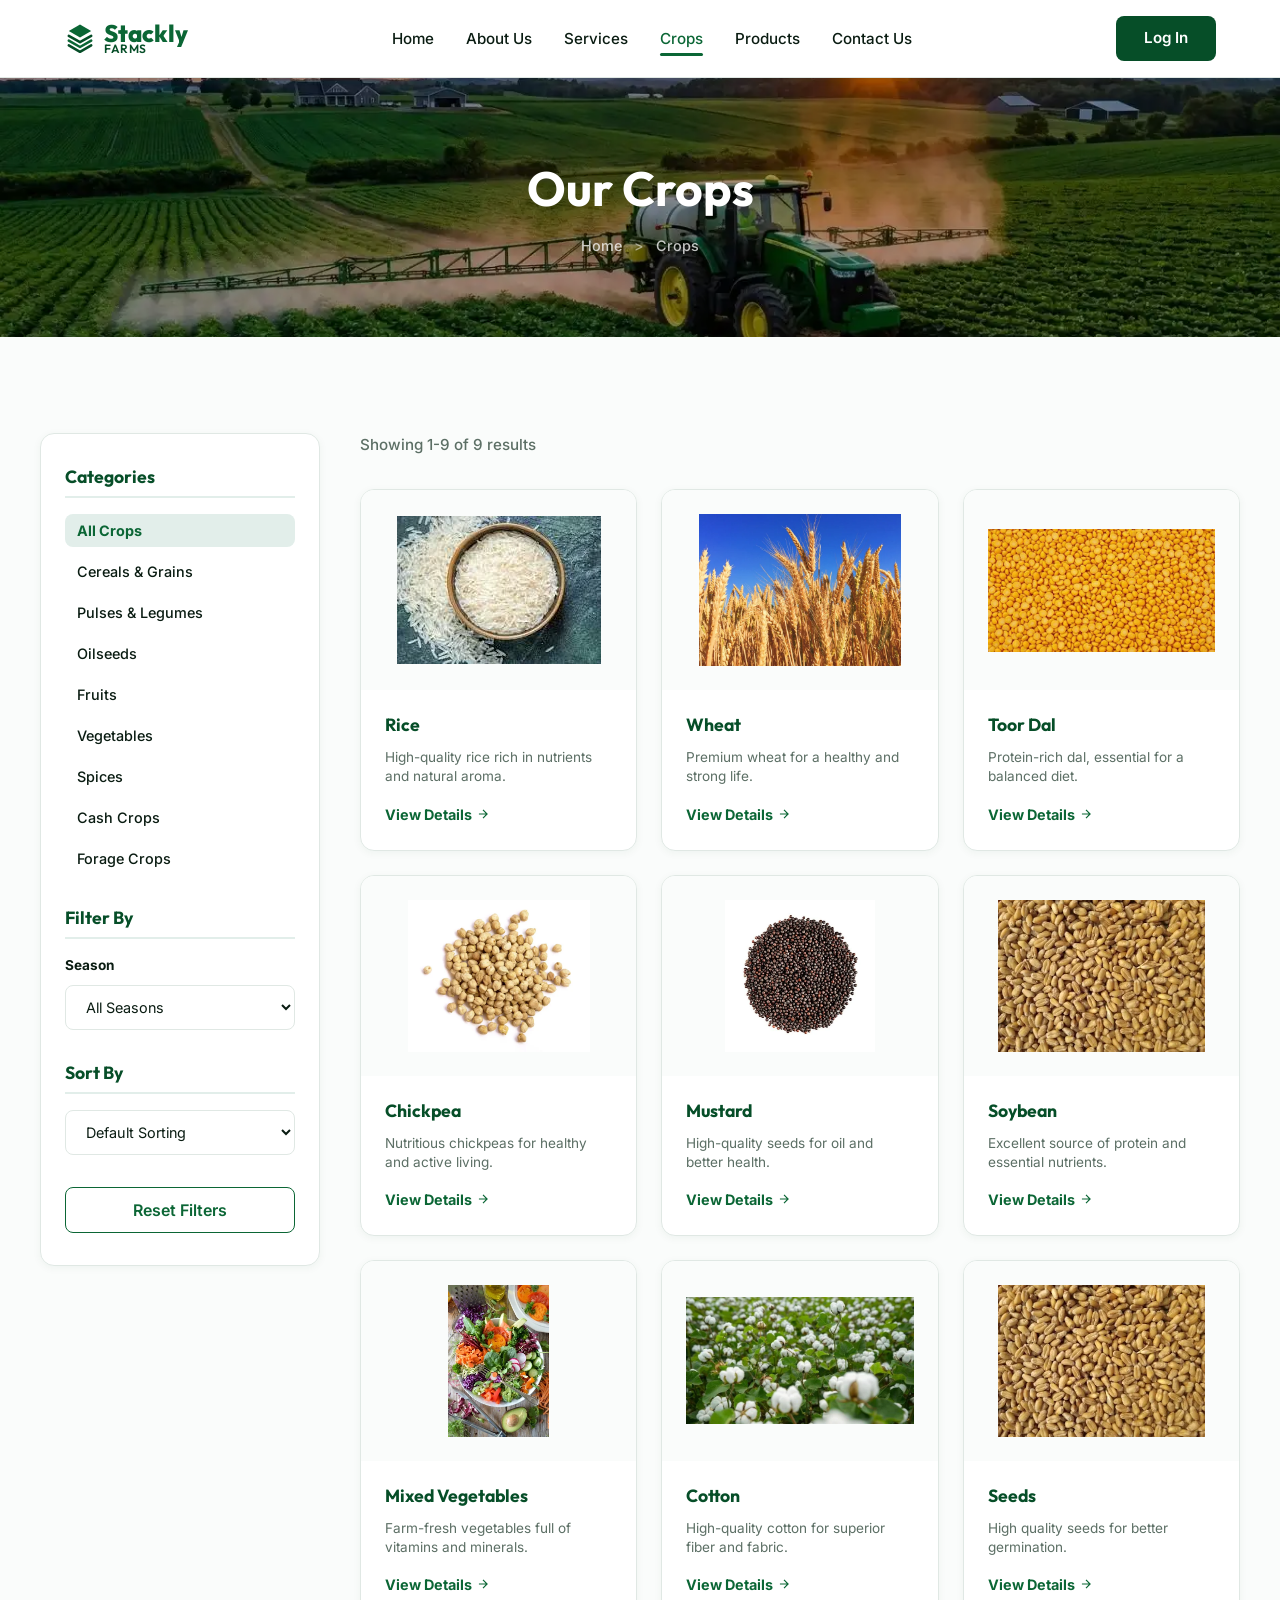
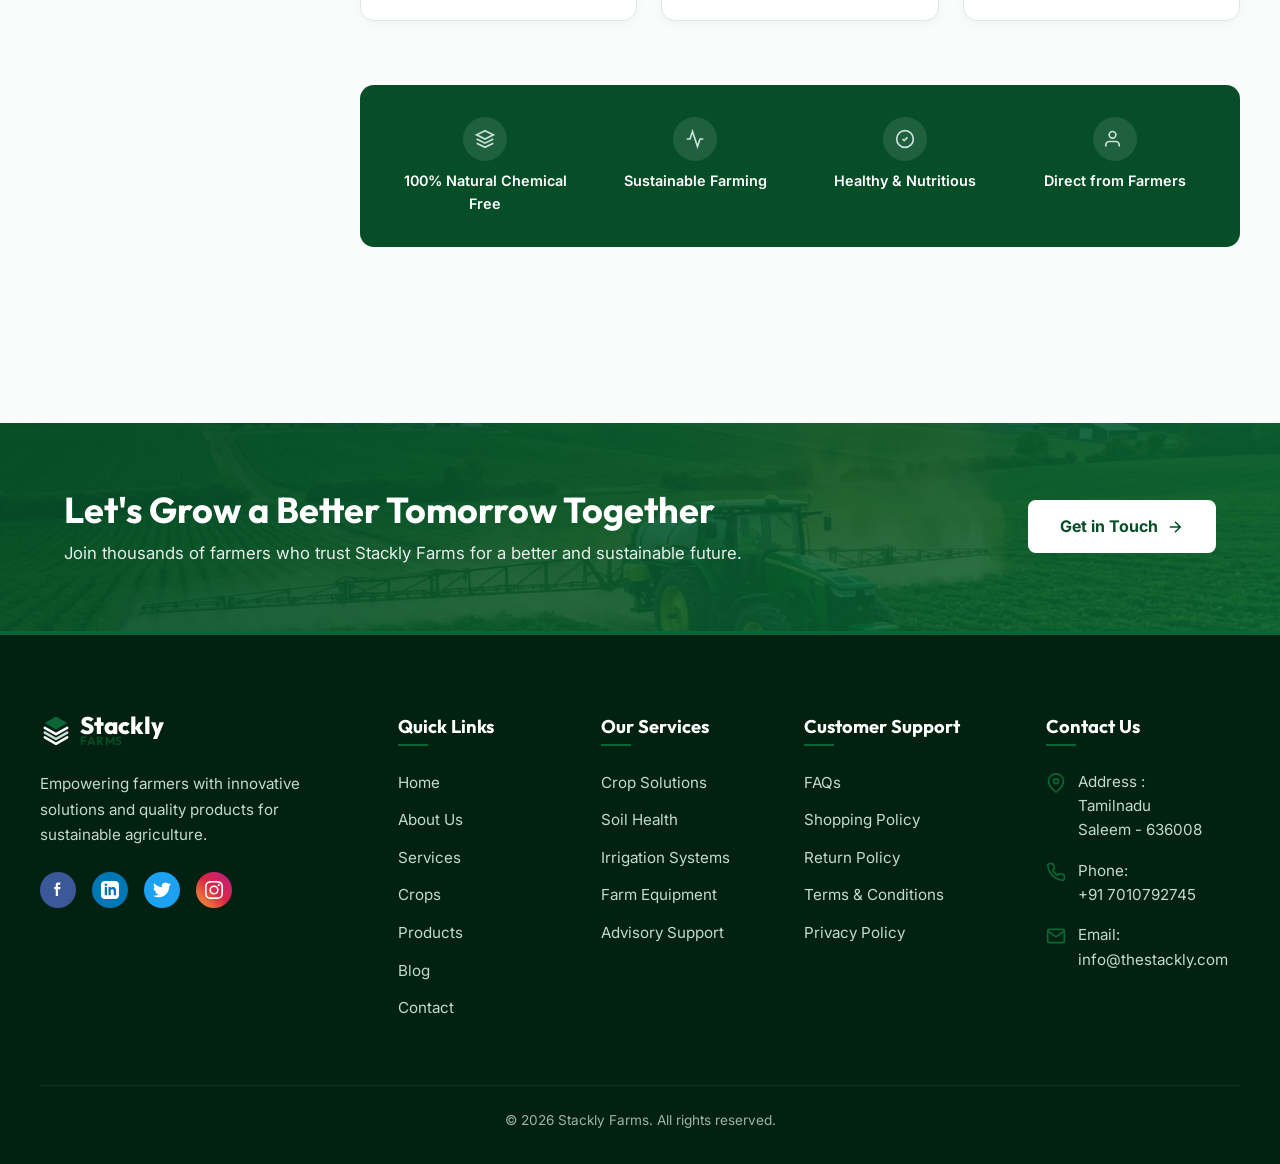
<file: crops.html>
<!DOCTYPE html>
<html lang="en">
<head>
  <meta charset="UTF-8">
  <meta name="viewport" content="width=device-width, initial-scale=1.0">
  <title>Stackly</title>
  <meta name="description" content="Browse our organic crop catalog including rice, wheat, pulses, legumes, vegetables, and cash crops, filtered by category and season.">
  <link rel="stylesheet" href="css/style.css">
</head>
<body>

  <!-- Header / Navigation -->
  <header class="header">
    <div class="header-container">
      <a href="index.html" class="logo">
        <svg viewBox="0 0 100 100" xmlns="http://www.w3.org/2000/svg">
          <path d="M50 5L15 25L50 45L85 25L50 5Z" fill="#0b6635" />
          <path d="M15 40L50 60L85 40" stroke="#064e28" stroke-width="8" stroke-linecap="round" stroke-linejoin="round" fill="none" />
          <path d="M15 55L50 75L85 55" stroke="#0b6635" stroke-width="8" stroke-linecap="round" stroke-linejoin="round" fill="none" />
          <path d="M15 70L50 90L85 70" stroke="#064e28" stroke-width="8" stroke-linecap="round" stroke-linejoin="round" fill="none" />
        </svg>
        <span>
          Stackly
          <small>FARMS</small>
        </span>
      </a>
      
      <button class="hamburger" aria-label="Toggle menu">
        <span></span>
        <span></span>
        <span></span>
      </button>

      <ul class="nav-menu">
        <li><a href="index.html" class="nav-link">Home</a></li>
        <li><a href="about.html" class="nav-link">About Us</a></li>
        <li><a href="services.html" class="nav-link">Services</a></li>
        <li><a href="crops.html" class="nav-link active">Crops</a></li>
        <li><a href="products.html" class="nav-link">Products</a></li>
        <li><a href="contact.html" class="nav-link">Contact Us</a></li>
        <li class="mobile-only-login"><a href="login.html" class="nav-link login-nav-mobile">Log In</a></li>
      </ul>

      <a href="login.html" class="nav-cta">Log In</a>
    </div>
  </header>

  <!-- Page Hero Banner -->
  <section class="page-hero">
    <div class="page-hero-content reveal">
      <h1>Our Crops</h1>
      <div class="page-hero-breadcrumbs">
        <a href="index.html">Home</a>
        <span>&gt;</span>
        <a href="crops.html">Crops</a>
      </div>
    </div>
  </section>

  <!-- Crops Catalog Layout -->
  <section class="section-padding reveal">
    <div class="catalog-layout">
      
      <!-- Left Sidebar Filters -->
      <aside class="filter-sidebar">
        <div>
          <h3 class="filter-group-title">Categories</h3>
          <ul class="filter-categories-list">
            <li class="filter-category-item active"><button class="crop-cat-btn" data-filter="all">All Crops</button></li>
            <li class="filter-category-item"><button class="crop-cat-btn" data-filter="cereals">Cereals & Grains</button></li>
            <li class="filter-category-item"><button class="crop-cat-btn" data-filter="pulses">Pulses & Legumes</button></li>
            <li class="filter-category-item"><button class="crop-cat-btn" data-filter="oilseeds">Oilseeds</button></li>
            <li class="filter-category-item"><button class="crop-cat-btn" data-filter="fruits">Fruits</button></li>
            <li class="filter-category-item"><button class="crop-cat-btn" data-filter="vegetables">Vegetables</button></li>
            <li class="filter-category-item"><button class="crop-cat-btn" data-filter="spices">Spices</button></li>
            <li class="filter-category-item"><button class="crop-cat-btn" data-filter="cash">Cash Crops</button></li>
            <li class="filter-category-item"><button class="crop-cat-btn" data-filter="forage">Forage Crops</button></li>
          </ul>
        </div>

        <div>
          <h3 class="filter-group-title">Filter By</h3>
          <div style="display: flex; flex-direction: column; gap: 1rem;">
            <div class="form-group">
              <label for="season-select">Season</label>
              <select id="season-select" class="filter-select">
                <option value="all">All Seasons</option>
                <option value="kharif">Kharif (Monsoon)</option>
                <option value="rabi">Rabi (Winter)</option>
                <option value="zaid">Zaid (Summer)</option>
              </select>
            </div>
          </div>
        </div>

        <div>
          <h3 class="filter-group-title">Sort By</h3>
          <select id="crop-sort-select" class="filter-select">
            <option value="default">Default Sorting</option>
            <option value="name-asc">Alphabetical (A-Z)</option>
            <option value="name-desc">Alphabetical (Z-A)</option>
          </select>
        </div>

        <button id="reset-crops-filters" class="btn-reset-filters">Reset Filters</button>
      </aside>

      <!-- Right Crops Catalog Content -->
      <main>
        <div class="catalog-content-header">
          <span id="crops-results-count" class="catalog-results-count">Showing 1-9 of 9 results</span>
        </div>

        <div class="catalog-grid">
          
          <!-- Crop 1: Rice -->
          <div class="product-card crop-card-item" data-category="cereals" data-season="kharif">
            <div class="product-image-container">
              <img src="images/crop_rice.webp" alt="Rice Crop">
            </div>
            <div class="product-content">
              <h3 class="product-title">Rice</h3>
              <p class="product-desc">High-quality rice rich in nutrients and natural aroma.</p>
              <a href="404.html" class="service-card-link">View Details <svg width="14" height="14" fill="none" stroke="currentColor" stroke-width="2" viewBox="0 0 24 24"><path d="M5 12h14M12 5l7 7-7 7"/></svg></a>
            </div>
          </div>

          <!-- Crop 2: Wheat -->
          <div class="product-card crop-card-item" data-category="cereals" data-season="rabi">
            <div class="product-image-container">
              <img src="images/crop_wheat.webp" alt="Wheat Crop">
            </div>
            <div class="product-content">
              <h3 class="product-title">Wheat</h3>
              <p class="product-desc">Premium wheat for a healthy and strong life.</p>
              <a href="404.html" class="service-card-link">View Details <svg width="14" height="14" fill="none" stroke="currentColor" stroke-width="2" viewBox="0 0 24 24"><path d="M5 12h14M12 5l7 7-7 7"/></svg></a>
            </div>
          </div>

          <!-- Crop 3: Toor Dal -->
          <div class="product-card crop-card-item" data-category="pulses" data-season="kharif">
            <div class="product-image-container">
              <img src="images/crop_toor_dal.webp" alt="Toor Dal Crop">
            </div>
            <div class="product-content">
              <h3 class="product-title">Toor Dal</h3>
              <p class="product-desc">Protein-rich dal, essential for a balanced diet.</p>
              <a href="404.html" class="service-card-link">View Details <svg width="14" height="14" fill="none" stroke="currentColor" stroke-width="2" viewBox="0 0 24 24"><path d="M5 12h14M12 5l7 7-7 7"/></svg></a>
            </div>
          </div>

          <!-- Crop 4: Chickpea -->
          <div class="product-card crop-card-item" data-category="pulses" data-season="rabi">
            <div class="product-image-container">
              <img src="images/crop_chickpea.webp" alt="Chickpea Crop">
            </div>
            <div class="product-content">
              <h3 class="product-title">Chickpea</h3>
              <p class="product-desc">Nutritious chickpeas for healthy and active living.</p>
              <a href="404.html" class="service-card-link">View Details <svg width="14" height="14" fill="none" stroke="currentColor" stroke-width="2" viewBox="0 0 24 24"><path d="M5 12h14M12 5l7 7-7 7"/></svg></a>
            </div>
          </div>

          <!-- Crop 5: Mustard -->
          <div class="product-card crop-card-item" data-category="oilseeds" data-season="rabi">
            <div class="product-image-container">
              <img src="images/crop_mustard.webp" alt="Mustard Crop">
            </div>
            <div class="product-content">
              <h3 class="product-title">Mustard</h3>
              <p class="product-desc">High-quality seeds for oil and better health.</p>
              <a href="404.html" class="service-card-link">View Details <svg width="14" height="14" fill="none" stroke="currentColor" stroke-width="2" viewBox="0 0 24 24"><path d="M5 12h14M12 5l7 7-7 7"/></svg></a>
            </div>
          </div>

          <!-- Crop 6: Soybean -->
          <div class="product-card crop-card-item" data-category="oilseeds" data-season="kharif">
            <div class="product-image-container">
              <img src="images/crop_seeds.webp" alt="Soybean Crop">
            </div>
            <div class="product-content">
              <h3 class="product-title">Soybean</h3>
              <p class="product-desc">Excellent source of protein and essential nutrients.</p>
              <a href="404.html" class="service-card-link">View Details <svg width="14" height="14" fill="none" stroke="currentColor" stroke-width="2" viewBox="0 0 24 24"><path d="M5 12h14M12 5l7 7-7 7"/></svg></a>
            </div>
          </div>

          <!-- Crop 7: Mixed Vegetables -->
          <div class="product-card crop-card-item" data-category="vegetables" data-season="zaid">
            <div class="product-image-container">
              <img src="images/crop_mixed_veg.webp" alt="Mixed Vegetables">
            </div>
            <div class="product-content">
              <h3 class="product-title">Mixed Vegetables</h3>
              <p class="product-desc">Farm-fresh vegetables full of vitamins and minerals.</p>
              <a href="404.html" class="service-card-link">View Details <svg width="14" height="14" fill="none" stroke="currentColor" stroke-width="2" viewBox="0 0 24 24"><path d="M5 12h14M12 5l7 7-7 7"/></svg></a>
            </div>
          </div>

          <!-- Crop 8: Cotton -->
          <div class="product-card crop-card-item" data-category="cash" data-season="kharif">
            <div class="product-image-container">
              <img src="images/crop_cotton.webp" alt="Cotton Crop">
            </div>
            <div class="product-content">
              <h3 class="product-title">Cotton</h3>
              <p class="product-desc">High-quality cotton for superior fiber and fabric.</p>
              <a href="404.html" class="service-card-link">View Details <svg width="14" height="14" fill="none" stroke="currentColor" stroke-width="2" viewBox="0 0 24 24"><path d="M5 12h14M12 5l7 7-7 7"/></svg></a>
            </div>
          </div>

          <!-- Crop 9: Seeds -->
          <div class="product-card crop-card-item" data-category="forage" data-season="zaid">
            <div class="product-image-container">
              <img src="images/crop_seeds.webp" alt="Forage Seeds">
            </div>
            <div class="product-content">
              <h3 class="product-title">Seeds</h3>
              <p class="product-desc">High quality seeds for better germination.</p>
              <a href="404.html" class="service-card-link">View Details <svg width="14" height="14" fill="none" stroke="currentColor" stroke-width="2" viewBox="0 0 24 24"><path d="M5 12h14M12 5l7 7-7 7"/></svg></a>
            </div>
          </div>

        </div>

        <!-- Crops feature banner overlay matching Figma -->
        <div class="crops-features-banner">
          <div class="crop-feature-item">
            <div class="crop-feature-icon">
              <svg width="20" height="20" fill="none" stroke="currentColor" stroke-width="2" viewBox="0 0 24 24"><path d="M12 2L2 7l10 5 10-5-10-5zM2 17l10 5 10-5M2 12l10 5 10-5"/></svg>
            </div>
            <span>100% Natural Chemical Free</span>
          </div>

          <div class="crop-feature-item">
            <div class="crop-feature-icon">
              <svg width="20" height="20" fill="none" stroke="currentColor" stroke-width="2" viewBox="0 0 24 24"><path d="M22 12h-4l-3 9L9 3l-3 9H2"/></svg>
            </div>
            <span>Sustainable Farming</span>
          </div>

          <div class="crop-feature-item">
            <div class="crop-feature-icon">
              <svg width="20" height="20" fill="none" stroke="currentColor" stroke-width="2" viewBox="0 0 24 24"><circle cx="12" cy="12" r="10"/><path d="M9 12l2 2 4-4"/></svg>
            </div>
            <span>Healthy & Nutritious</span>
          </div>

          <div class="crop-feature-item">
            <div class="crop-feature-icon">
              <svg width="20" height="20" fill="none" stroke="currentColor" stroke-width="2" viewBox="0 0 24 24"><path d="M17 21v-2a4 4 0 0 0-4-4H5a4 4 0 0 0-4 4v2M9 11a4 4 0 1 0 0-8 4 4 0 0 0 0 8z"/></svg>
            </div>
            <span>Direct from Farmers</span>
          </div>
        </div>

      </main>

    </div>
  </section>

  <!-- Let's Grow CTA Banner -->
  <div class="grow-banner reveal">
    <div class="grow-content">
      <h2>Let's Grow a Better Tomorrow Together</h2>
      <p>Join thousands of farmers who trust Stackly Farms for a better and sustainable future.</p>
    </div>
    <a href="contact.html" class="grow-btn">
      Get in Touch
      <svg width="18" height="18" fill="none" stroke="currentColor" stroke-width="2" viewBox="0 0 24 24"><path d="M5 12h14M12 5l7 7-7 7"/></svg>
    </a>
  </div>

  <!-- Footer -->
  <footer class="footer">
    <div class="footer-container">
      <div class="footer-about">
        <a href="index.html" class="logo">
          <svg viewBox="0 0 100 100" xmlns="http://www.w3.org/2000/svg">
            <path d="M50 5L15 25L50 45L85 25L50 5Z" fill="#0b6635" />
            <path d="M15 40L50 60L85 40" stroke="#ffffff" stroke-width="8" stroke-linecap="round" stroke-linejoin="round" fill="none" />
            <path d="M15 55L50 75L85 55" stroke="#cbe3db" stroke-width="8" stroke-linecap="round" stroke-linejoin="round" fill="none" />
            <path d="M15 70L50 90L85 70" stroke="#ffffff" stroke-width="8" stroke-linecap="round" stroke-linejoin="round" fill="none" />
          </svg>
          <span>
            Stackly
            <small>FARMS</small>
          </span>
        </a>
        <p>Empowering farmers with innovative solutions and quality products for sustainable agriculture.</p>
        <div class="footer-socials">
          <a href="404.html" class="footer-social-link fb" aria-label="Facebook">
            <svg width="18" height="18" fill="currentColor" viewBox="0 0 24 24"><path d="M9 8H7v3h2v9h3v-9h3l.5-3H12V6c0-.88.39-1 1-1h2V2h-3c-2.42 0-3 1.35-3 3v3z"/></svg>
          </a>
          <a href="404.html" class="footer-social-link ln" aria-label="LinkedIn">
            <svg width="18" height="18" fill="currentColor" viewBox="0 0 24 24"><path d="M19 0h-14c-2.761 0-5 2.239-5 5v14c0 2.761 2.239 5 5 5h14c2.762 0 5-2.239 5-5v-14c0-2.761-2.238-5-5-5zm-11 19h-3v-11h3v11zm-1.5-12.268c-.966 0-1.75-.779-1.75-1.75s.784-1.75 1.75-1.75 1.75.779 1.75 1.75-.784 1.75-1.75 1.75zm13.5 12.268h-3v-5.604c0-3.368-4-3.113-4 0v5.604h-3v-11h3v1.765c1.396-2.586 7-2.777 7 2.476v6.759z"/></svg>
          </a>
          <a href="404.html" class="footer-social-link tw" aria-label="Twitter">
            <svg width="18" height="18" fill="currentColor" viewBox="0 0 24 24"><path d="M23.953 4.57a10 10 0 01-2.825.775 4.958 4.958 0 002.163-2.723c-.951.555-2.005.959-3.127 1.184a4.92 4.92 0 00-8.384 4.482C7.69 8.095 4.067 6.13 1.64 3.162a4.822 4.822 0 00-.666 2.475c0 1.71.87 3.213 2.188 4.096a4.904 4.904 0 01-2.228-.616v.06a4.923 4.923 0 003.946 4.827 4.996 4.996 0 01-2.212.085 4.936 4.936 0 004.604 3.417 9.867 9.867 0 01-6.102 2.105c-.39 0-.779-.023-1.17-.067a13.995 13.995 0 007.557 2.209c9.053 0 13.998-7.496 13.998-13.985 0-.21 0-.42-.015-.63A9.935 9.935 0 0024 4.59z"/></svg>
          </a>
          <a href="404.html" class="footer-social-link ig" aria-label="Instagram">
            <svg width="18" height="18" fill="currentColor" viewBox="0 0 24 24"><path d="M12 2.163c3.204 0 3.584.012 4.85.07 3.252.148 4.771 1.691 4.919 4.919.058 1.265.069 1.645.069 4.849 0 3.205-.012 3.584-.069 4.849-.149 3.225-1.664 4.771-4.919 4.919-1.266.058-1.644.07-4.85.07-3.204 0-3.584-.012-4.849-.07-3.26-.149-4.771-1.699-4.919-4.92-.058-1.265-.07-1.644-.07-4.849 0-3.204.013-3.583.07-4.849.149-3.227 1.664-4.771 4.919-4.919 1.266-.057 1.645-.069 4.849-.069zM12 0C8.741 0 8.333.014 7.053.072 2.695.272.273 2.69.073 7.051.014 8.333 0 8.741 0 12c0 3.259.014 3.668.072 4.948.2 4.358 2.618 6.78 6.98 6.98 1.281.058 1.689.072 4.948.072 3.259 0 3.668-.014 4.948-.072 4.354-.2 6.782-2.618 6.979-6.98.059-1.28.073-1.689.073-4.948 0-3.259-.014-3.667-.072-4.947-.196-4.354-2.617-6.78-6.979-6.98C15.668.014 15.259 0 12 0zm0 5.838a6.162 6.162 0 1 0 0 12.324 6.162 6.162 0 0 0 0-12.324zM12 16a4 4 0 1 1 0-8 4 4 0 0 1 0 8zm6.406-11.845a1.44 1.44 0 1 0 0 2.881 1.44 1.44 0 0 0 0-2.881z"/></svg>
          </a>
        </div>
      </div>

      <div class="footer-column">
        <h3>Quick Links</h3>
        <ul class="footer-links">
          <li><a href="index.html">Home</a></li>
          <li><a href="about.html">About Us</a></li>
          <li><a href="services.html">Services</a></li>
          <li><a href="crops.html">Crops</a></li>
          <li><a href="products.html">Products</a></li>
          <li><a href="404.html">Blog</a></li>
          <li><a href="contact.html">Contact</a></li>
        </ul>
      </div>

      <div class="footer-column">
        <h3>Our Services</h3>
        <ul class="footer-links">
          <li><a href="404.html">Crop Solutions</a></li>
          <li><a href="404.html">Soil Health</a></li>
          <li><a href="404.html">Irrigation Systems</a></li>
          <li><a href="404.html">Farm Equipment</a></li>
          <li><a href="404.html">Advisory Support</a></li>
        </ul>
      </div>

      <div class="footer-column">
        <h3>Customer Support</h3>
        <ul class="footer-links">
          <li><a href="404.html">FAQs</a></li>
          <li><a href="404.html">Shopping Policy</a></li>
          <li><a href="404.html">Return Policy</a></li>
          <li><a href="404.html">Terms & Conditions</a></li>
          <li><a href="404.html">Privacy Policy</a></li>
        </ul>
      </div>

      <div class="footer-column">
        <h3>Contact Us</h3>
        <div class="footer-contact-info">
          <div class="footer-contact-item">
            <svg viewBox="0 0 24 24" fill="none" stroke="currentColor" stroke-width="2"><path d="M21 10c0 7-9 13-9 13s-9-6-9-13a9 9 0 0 1 18 0z"/><circle cx="12" cy="10" r="3"/></svg>
            <span>Address :<br>Tamilnadu<br>Saleem - 636008</span>
          </div>
          <div class="footer-contact-item">
            <svg viewBox="0 0 24 24" fill="none" stroke="currentColor" stroke-width="2"><path d="M22 16.92v3a2 2 0 0 1-2.18 2 19.79 19.79 0 0 1-8.63-3.07 19.5 19.5 0 0 1-6-6 19.79 19.79 0 0 1-3.07-8.67A2 2 0 0 1 4.11 2h3a2 2 0 0 1 2 1.72 12.84 12.84 0 0 0 .7 2.81 2 2 0 0 1-.45 2.11L8.09 9.91a16 16 0 0 0 6 6l1.27-1.27a2 2 0 0 1 2.11-.45 12.84 12.84 0 0 0 2.81.7A2 2 0 0 1 22 16.92z"/></svg>
            <span>Phone:<br>+91 7010792745</span>
          </div>
          <div class="footer-contact-item">
            <svg viewBox="0 0 24 24" fill="none" stroke="currentColor" stroke-width="2"><path d="M4 4h16c1.1 0 2 .9 2 2v12c0 1.1-.9 2-2 2H4c-1.1 0-2-.9-2-2V6c0-1.1.9-2 2-2z"/><path d="M22 6l-10 7L2 6"/></svg>
            <span>Email:<br>info@thestackly.com</span>
          </div>
        </div>
      </div>
    </div>

    <div class="footer-bottom">
      <p>&copy; 2026 Stackly Farms. All rights reserved.</p>
    </div>
  </footer>

  <script src="js/main.js"></script>
</body>
</html>
</file>
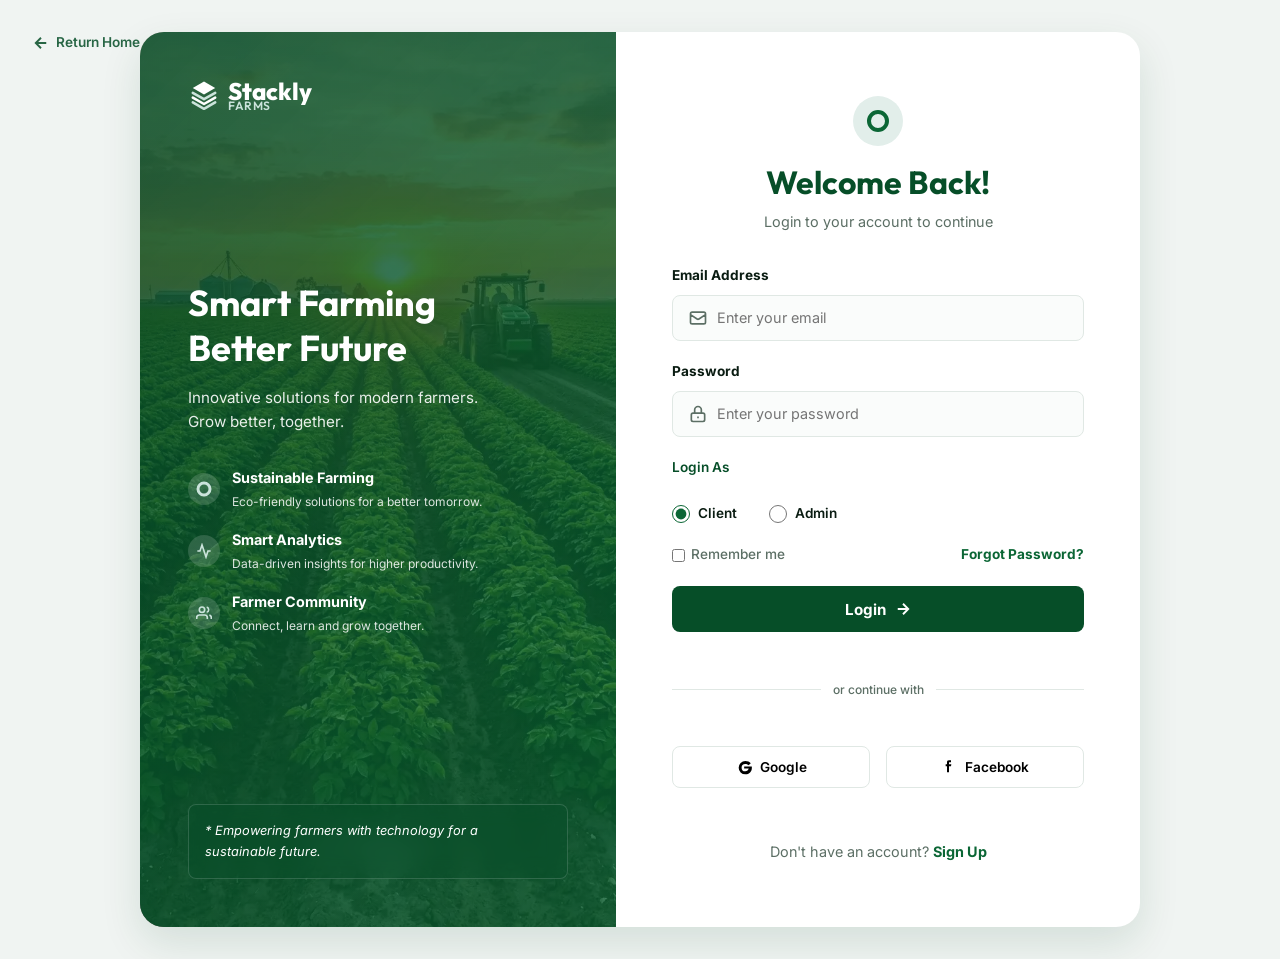
<file: login.html>
<!DOCTYPE html>
<html lang="en">
<head>
  <meta charset="UTF-8">
  <meta name="viewport" content="width=device-width, initial-scale=1.0">
  <title>Stackly</title>
  <meta name="description" content="Log in to your Stackly Farms account to manage crops, check advisory services, and access your farmer dashboard.">
  <link rel="stylesheet" href="css/style.css">
</head>
<body class="auth-page">

  <!-- Floating Back button -->
  <div style="position: absolute; top: 2rem; left: 2rem; z-index: 10;">
    <a href="index.html" class="auth-back-btn" style="color: var(--primary);">
      <svg width="18" height="18" fill="none" stroke="currentColor" stroke-width="2.5" viewBox="0 0 24 24"><path d="M19 12H5M12 19l-7-7 7-7"/></svg>
      Return Home
    </a>
  </div>

  <div class="auth-card-split reveal">
    <!-- Left Visual Panel -->
    <div class="auth-banner-side">
      <a href="index.html" class="logo" style="color: var(--bg-white);">
        <svg viewBox="0 0 100 100" xmlns="http://www.w3.org/2000/svg">
          <path d="M50 5L15 25L50 45L85 25L50 5Z" fill="#ffffff" />
          <path d="M15 40L50 60L85 40" stroke="#cbe3db" stroke-width="8" stroke-linecap="round" stroke-linejoin="round" fill="none" />
          <path d="M15 55L50 75L85 55" stroke="#ffffff" stroke-width="8" stroke-linecap="round" stroke-linejoin="round" fill="none" />
          <path d="M15 70L50 90L85 70" stroke="#cbe3db" stroke-width="8" stroke-linecap="round" stroke-linejoin="round" fill="none" />
        </svg>
        <span>
          Stackly
          <small style="color: var(--light-sage);">FARMS</small>
        </span>
      </a>

      <div class="auth-banner-middle">
        <h2>Smart Farming<br>Better Future</h2>
        <p>Innovative solutions for modern farmers.<br>Grow better, together.</p>

        <div class="auth-features-list">
          <!-- Item 1 -->
          <div class="auth-feature-row">
            <div class="auth-feature-bullet">
              <svg width="16" height="16" fill="none" stroke="currentColor" stroke-width="2.5" viewBox="0 0 24 24"><path d="M12 2C6.48 2 2 6.48 2 12s4.48 10 10 10 10-4.48 10-10S17.52 2 12 2zm0 18c-4.41 0-8-3.59-8-8s3.59-8 8-8 8 3.59 8 8-3.59 8-8 8z"/></svg>
            </div>
            <div>
              <strong style="display: block;">Sustainable Farming</strong>
              <small style="opacity: 0.85;">Eco-friendly solutions for a better tomorrow.</small>
            </div>
          </div>

          <!-- Item 2 -->
          <div class="auth-feature-row">
            <div class="auth-feature-bullet">
              <svg width="16" height="16" fill="none" stroke="currentColor" stroke-width="2.5" viewBox="0 0 24 24"><path d="M22 12h-4l-3 9L9 3l-3 9H2"/></svg>
            </div>
            <div>
              <strong style="display: block;">Smart Analytics</strong>
              <small style="opacity: 0.85;">Data-driven insights for higher productivity.</small>
            </div>
          </div>

          <!-- Item 3 -->
          <div class="auth-feature-row">
            <div class="auth-feature-bullet">
              <svg width="16" height="16" fill="none" stroke="currentColor" stroke-width="2.5" viewBox="0 0 24 24"><path d="M17 21v-2a4 4 0 0 0-4-4H5a4 4 0 0 0-4 4v2M9 11a4 4 0 1 0 0-8 4 4 0 0 0 0 8zm14 10v-2a4 4 0 0 0-3-3.87M16 3.13a4 4 0 0 1 0 7.75"/></svg>
            </div>
            <div>
              <strong style="display: block;">Farmer Community</strong>
              <small style="opacity: 0.85;">Connect, learn and grow together.</small>
            </div>
          </div>
        </div>
      </div>

      <div class="auth-quote-tag">
        <span>* Empowering farmers with technology for a sustainable future.</span>
      </div>
    </div>

    <!-- Right Credentials Form -->
    <div class="auth-form-side">
      <div class="auth-form-header">
        <div class="auth-form-header-icon">
          <svg width="24" height="24" fill="none" stroke="currentColor" stroke-width="2" viewBox="0 0 24 24"><path d="M12 2C6.48 2 2 6.48 2 12s4.48 10 10 10 10-4.48 10-10S17.52 2 12 2zm0 18c-4.41 0-8-3.59-8-8s3.59-8 8-8 8 3.59 8 8-3.59 8-8 8z"/></svg>
        </div>
        <h2>Welcome Back!</h2>
        <p>Login to your account to continue</p>
      </div>

      <form class="auth-form" id="login-form">
        <div class="form-group">
          <label for="l-email">Email Address</label>
          <div class="input-icon-wrapper">
            <svg fill="none" stroke="currentColor" stroke-width="2" viewBox="0 0 24 24"><path d="M3 8l7.89 5.26a2 2 0 0 0 2.22 0L21 8M5 19h14a2 2 0 0 0 2-2V7a2 2 0 0 0-2-2H5a2 2 0 0 0-2 2v10a2 2 0 0 0 2 2z"/></svg>
            <input type="email" id="l-email" placeholder="Enter your email" required>
          </div>
        </div>

        <div class="form-group">
          <label for="l-password">Password</label>
          <div class="input-icon-wrapper">
            <svg fill="none" stroke="currentColor" stroke-width="2" viewBox="0 0 24 24"><path d="M12 15v2m-6 4h12a2 2 0 0 0 2-2v-6a2 2 0 0 0-2-2H6a2 2 0 0 0-2 2v6a2 2 0 0 0 2 2zm10-10V7a4 4 0 0 0-8 0v4h8z"/></svg>
            <input type="password" id="l-password" placeholder="Enter your password" required>
          </div>
        </div>

        <div class="form-group">
          <label style="font-weight: 600; margin-bottom: 0.5rem; display: block; color: var(--primary);">Login As</label>
          <div style="display: flex; gap: 2rem; margin-top: 0.5rem;">
            <label style="display: flex; align-items: center; gap: 0.5rem; cursor: pointer; font-weight: 600; color: var(--text-dark);">
              <input type="radio" name="login-role" value="client" checked style="accent-color: var(--accent); width: 18px; height: 18px;">
              <span>Client</span>
            </label>
            <label style="display: flex; align-items: center; gap: 0.5rem; cursor: pointer; font-weight: 600; color: var(--text-dark);">
              <input type="radio" name="login-role" value="admin" style="accent-color: var(--accent); width: 18px; height: 18px;">
              <span>Admin</span>
            </label>
          </div>
        </div>

        <div class="auth-options-row">
          <label class="auth-remember">
            <input type="checkbox" style="accent-color: var(--accent);">
            <span>Remember me</span>
          </label>
          <a href="404.html" class="auth-forgot">Forgot Password?</a>
        </div>

        <button type="submit" class="btn-auth-submit">
          Login
          <svg width="18" height="18" fill="none" stroke="currentColor" stroke-width="2.5" viewBox="0 0 24 24"><path d="M5 12h14M12 5l7 7-7 7"/></svg>
        </button>

        <div class="auth-divider">
          <span>or continue with</span>
        </div>

        <div class="auth-social-row">
          <button type="button" class="btn-auth-social" onclick="window.location.href='404.html';">
            <svg width="16" height="16" fill="currentColor" viewBox="0 0 24 24"><path d="M12.24 10.285V14.4h6.887c-.648 2.41-2.519 4.114-5.136 4.114A5.53 5.53 0 0 1 8.4 13a5.53 5.53 0 0 1 5.59-5.514c2.25 0 3.996.953 4.946 1.87l3.22-3.14C20.19 4.343 17.398 3 14 3a10 10 0 0 0-10 10 10 10 0 0 0 10 10c6.04 0 9.804-4.237 9.804-10a8.775 8.775 0 0 0-.164-1.715H12.24z"/></svg>
            Google
          </button>
          <button type="button" class="btn-auth-social" onclick="window.location.href='404.html';">
            <svg width="16" height="16" fill="currentColor" viewBox="0 0 24 24"><path d="M9 8H7v3h2v9h3v-9h3l.5-3H12V6c0-.88.39-1 1-1h2V2h-3c-2.42 0-3 1.35-3 3v3z"/></svg>
            Facebook
          </button>
        </div>

        <p class="auth-footer-text">Don't have an account? <a href="signup.html">Sign Up</a></p>
      </form>
    </div>
  </div>

  <script src="js/main.js"></script>
</body>
</html>
</file>
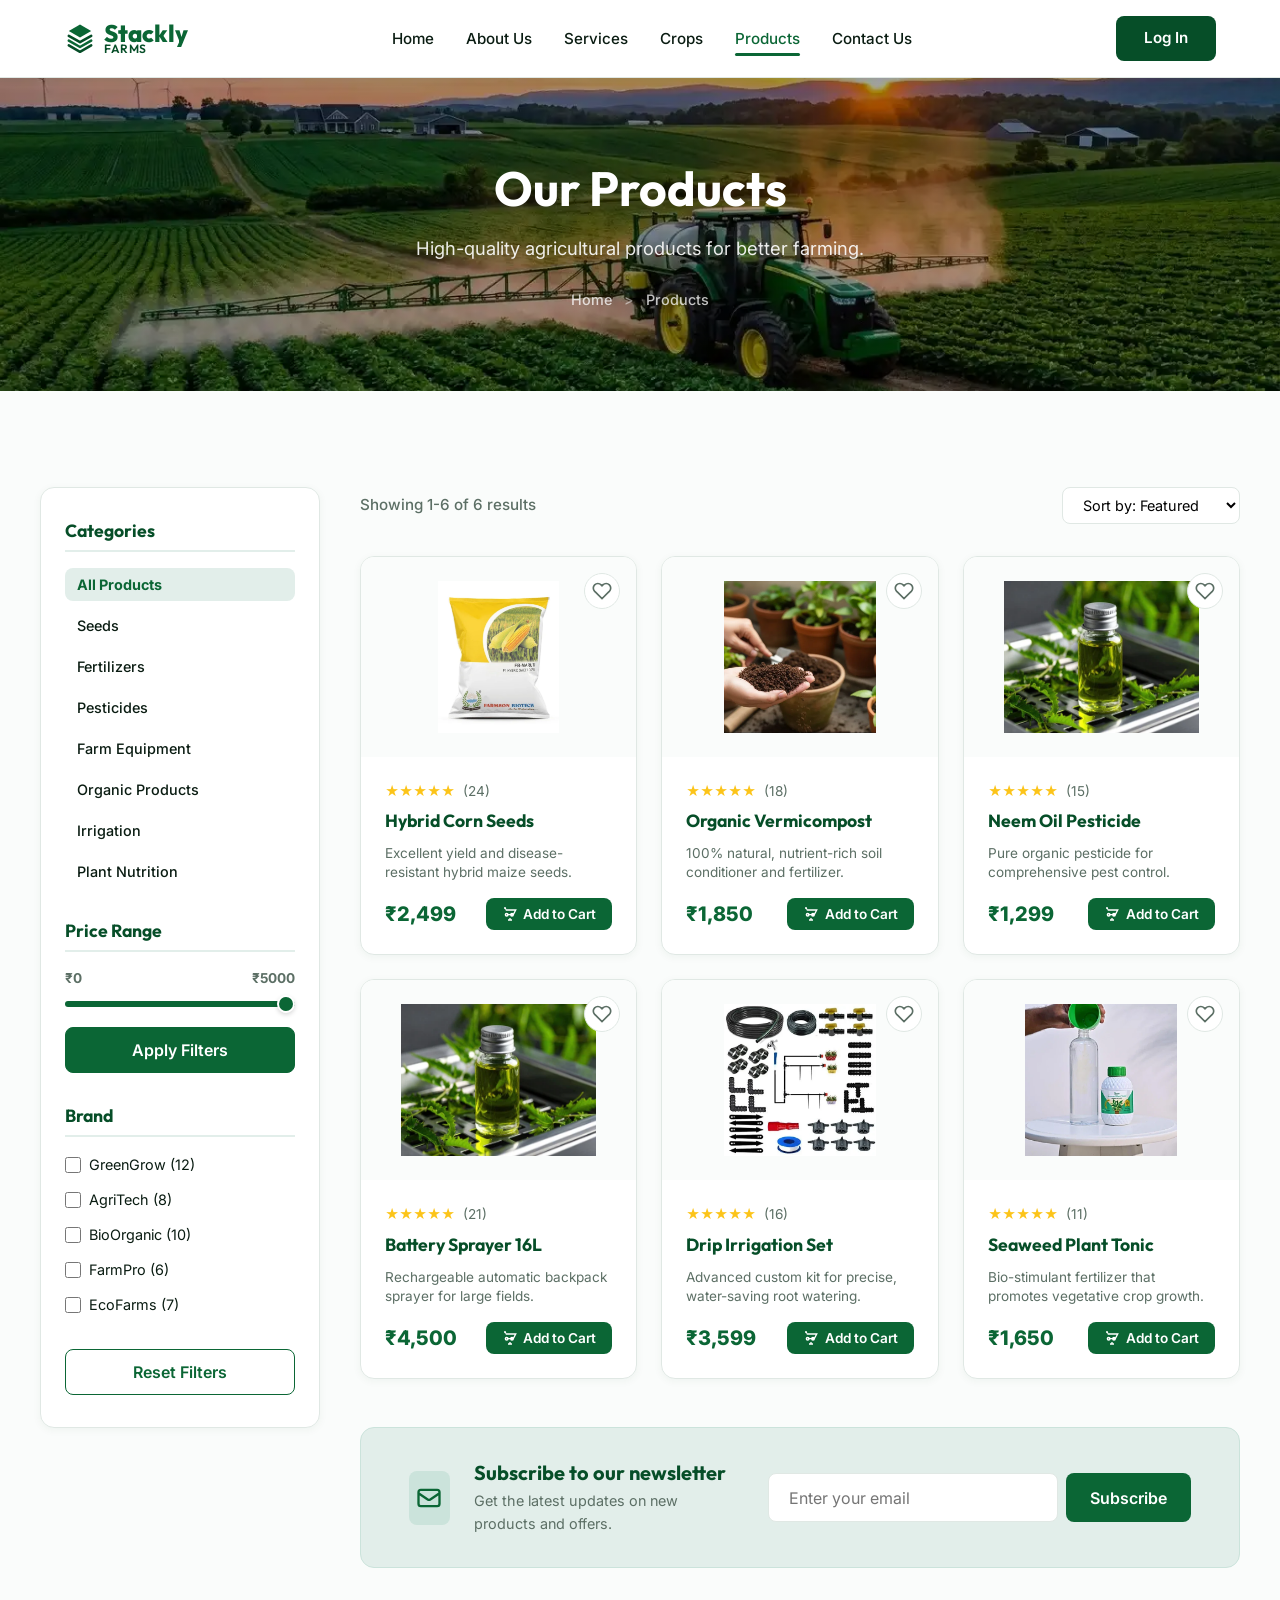
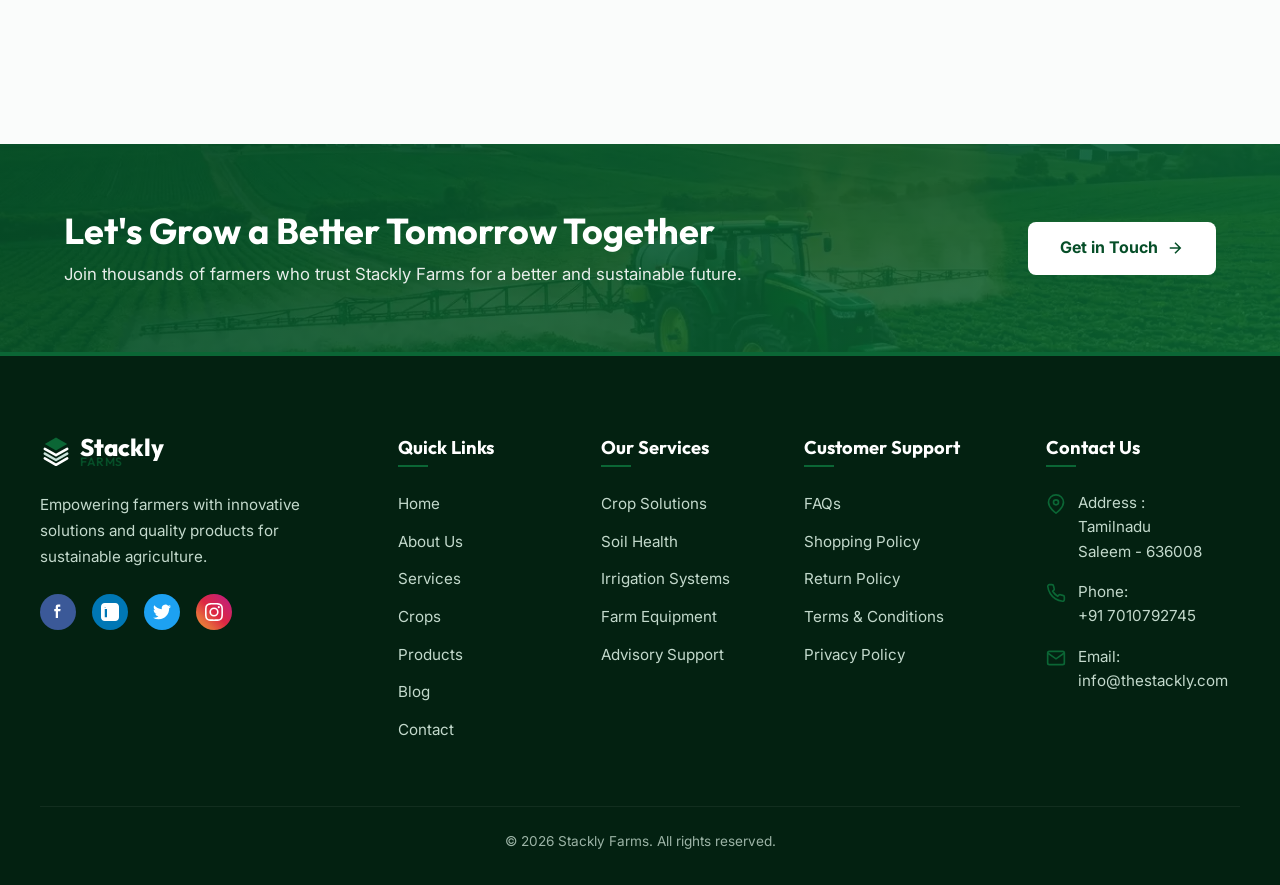
<file: products.html>
<!DOCTYPE html>
<html lang="en">
<head>
  <meta charset="UTF-8">
  <meta name="viewport" content="width=device-width, initial-scale=1.0">
  <title>Stackly</title>
  <meta name="description" content="Purchase high-quality agricultural products including hybrid corn seeds, organic vermicompost, pesticides, sprayer tools, and drip irrigation sets.">
  <link rel="stylesheet" href="css/style.css">
</head>
<body>

  <!-- Header / Navigation -->
  <header class="header">
    <div class="header-container">
      <a href="index.html" class="logo">
        <svg viewBox="0 0 100 100" xmlns="http://www.w3.org/2000/svg">
          <path d="M50 5L15 25L50 45L85 25L50 5Z" fill="#0b6635" />
          <path d="M15 40L50 60L85 40" stroke="#064e28" stroke-width="8" stroke-linecap="round" stroke-linejoin="round" fill="none" />
          <path d="M15 55L50 75L85 55" stroke="#0b6635" stroke-width="8" stroke-linecap="round" stroke-linejoin="round" fill="none" />
          <path d="M15 70L50 90L85 70" stroke="#064e28" stroke-width="8" stroke-linecap="round" stroke-linejoin="round" fill="none" />
        </svg>
        <span>
          Stackly
          <small>FARMS</small>
        </span>
      </a>
      
      <button class="hamburger" aria-label="Toggle menu">
        <span></span>
        <span></span>
        <span></span>
      </button>

      <ul class="nav-menu">
        <li><a href="index.html" class="nav-link">Home</a></li>
        <li><a href="about.html" class="nav-link">About Us</a></li>
        <li><a href="services.html" class="nav-link">Services</a></li>
        <li><a href="crops.html" class="nav-link">Crops</a></li>
        <li><a href="products.html" class="nav-link active">Products</a></li>
        <li><a href="contact.html" class="nav-link">Contact Us</a></li>
        <li class="mobile-only-login"><a href="login.html" class="nav-link login-nav-mobile">Log In</a></li>
      </ul>

      <a href="login.html" class="nav-cta">Log In</a>
    </div>
  </header>

  <!-- Page Hero Banner -->
  <section class="page-hero">
    <div class="page-hero-content reveal">
      <h1>Our Products</h1>
      <p>High-quality agricultural products for better farming.</p>
      <div class="page-hero-breadcrumbs">
        <a href="index.html">Home</a>
        <span>&gt;</span>
        <a href="products.html">Products</a>
      </div>
    </div>
  </section>

  <!-- Products catalog Layout -->
  <section class="section-padding reveal">
    <div class="catalog-layout">
      
      <!-- Left Sidebar Filters -->
      <aside class="filter-sidebar">
        <div>
          <h3 class="filter-group-title">Categories</h3>
          <ul class="filter-categories-list">
            <li class="prod-cat-item active"><button data-filter="all">All Products</button></li>
            <li class="prod-cat-item"><button data-filter="seeds">Seeds</button></li>
            <li class="prod-cat-item"><button data-filter="fertilizers">Fertilizers</button></li>
            <li class="prod-cat-item"><button data-filter="pesticides">Pesticides</button></li>
            <li class="prod-cat-item"><button data-filter="equipment">Farm Equipment</button></li>
            <li class="prod-cat-item"><button data-filter="organic">Organic Products</button></li>
            <li class="prod-cat-item"><button data-filter="irrigation">Irrigation</button></li>
            <li class="prod-cat-item"><button data-filter="nutrition">Plant Nutrition</button></li>
          </ul>
        </div>

        <div>
          <h3 class="filter-group-title">Price Range</h3>
          <div class="price-range-container">
            <div class="price-range-labels">
              <span>₹0</span>
              <span id="price-max-val">₹5000</span>
            </div>
            <input type="range" id="price-range-slider" class="price-slider-input" min="0" max="5000" value="5000">
            <button id="apply-filters-btn" class="btn-reset-filters" style="background-color: var(--accent); color: var(--bg-white); border-color: var(--accent); margin-top: 0.5rem;">Apply Filters</button>
          </div>
        </div>

        <div>
          <h3 class="filter-group-title">Brand</h3>
          <div class="filter-checkbox-list">
            <label class="filter-checkbox-item">
              <input type="checkbox" class="brand-filter-check" value="greengrow">
              <span>GreenGrow (12)</span>
            </label>
            <label class="filter-checkbox-item">
              <input type="checkbox" class="brand-filter-check" value="agritech">
              <span>AgriTech (8)</span>
            </label>
            <label class="filter-checkbox-item">
              <input type="checkbox" class="brand-filter-check" value="bioorganic">
              <span>BioOrganic (10)</span>
            </label>
            <label class="filter-checkbox-item">
              <input type="checkbox" class="brand-filter-check" value="farmpro">
              <span>FarmPro (6)</span>
            </label>
            <label class="filter-checkbox-item">
              <input type="checkbox" class="brand-filter-check" value="ecofarms">
              <span>EcoFarms (7)</span>
            </label>
          </div>
        </div>

        <button id="reset-products-filters" class="btn-reset-filters">Reset Filters</button>
      </aside>

      <!-- Right Products grid -->
      <main>
        <div class="catalog-content-header">
          <span id="prod-results-count" class="catalog-results-count">Showing 1-6 of 6 results</span>
          <select id="prod-sort-select" class="catalog-sort-select">
            <option value="featured">Sort by: Featured</option>
            <option value="price-low">Price: Low to High</option>
            <option value="price-high">Price: High to Low</option>
          </select>
        </div>

        <div class="catalog-grid">
          
          <!-- Product 1: Hybrid Corn Seeds -->
          <div class="product-card product-card-item" data-id="1" data-price="2499" data-brand="greengrow" data-category="seeds">
            <div class="product-image-container">
              <img src="images/prod_corn.webp" alt="Hybrid Corn Seeds">
              <button class="product-wishlist" aria-label="Add to wishlist">
                <svg width="20" height="20" fill="none" stroke="currentColor" stroke-width="2" viewBox="0 0 24 24"><path d="M20.84 4.61a5.5 5.5 0 0 0-7.78 0L12 5.67l-1.06-1.06a5.5 5.5 0 0 0-7.78 7.78l1.06 1.06L12 21.23l7.78-7.78 1.06-1.06a5.5 5.5 0 0 0 0-7.78z"/></svg>
              </button>
            </div>
            <div class="product-content">
              <div class="product-rating">
                ★★★★★ <span>(24)</span>
              </div>
              <h3 class="product-title">Hybrid Corn Seeds</h3>
              <p class="product-desc">Excellent yield and disease-resistant hybrid maize seeds.</p>
              <div class="product-footer">
                <span class="product-price">₹2,499</span>
                <button class="btn-add-cart" onclick="window.location.href='404.html';">
                  <svg width="16" height="16" fill="none" stroke="currentColor" stroke-width="2" viewBox="0 0 24 24"><path d="M9 21h6M12 18v3M3 3h2l.4 2M7 13h10l3.6-7H5.6M17 13a2 2 0 1 1-4 0 2 2 0 0 1 4 0zm-8 0a2 2 0 1 1-4 0 2 2 0 0 1 4 0z"/></svg>
                  Add to Cart
                </button>
              </div>
            </div>
          </div>

          <!-- Product 2: Organic Vermicompost -->
          <div class="product-card product-card-item" data-id="2" data-price="1850" data-brand="ecofarms" data-category="fertilizers">
            <div class="product-image-container">
              <img src="images/prod_compost.webp" alt="Organic Vermicompost">
              <button class="product-wishlist" aria-label="Add to wishlist">
                <svg width="20" height="20" fill="none" stroke="currentColor" stroke-width="2" viewBox="0 0 24 24"><path d="M20.84 4.61a5.5 5.5 0 0 0-7.78 0L12 5.67l-1.06-1.06a5.5 5.5 0 0 0-7.78 7.78l1.06 1.06L12 21.23l7.78-7.78 1.06-1.06a5.5 5.5 0 0 0 0-7.78z"/></svg>
              </button>
            </div>
            <div class="product-content">
              <div class="product-rating">
                ★★★★★ <span>(18)</span>
              </div>
              <h3 class="product-title">Organic Vermicompost</h3>
              <p class="product-desc">100% natural, nutrient-rich soil conditioner and fertilizer.</p>
              <div class="product-footer">
                <span class="product-price">₹1,850</span>
                <button class="btn-add-cart" onclick="window.location.href='404.html';">
                  <svg width="16" height="16" fill="none" stroke="currentColor" stroke-width="2" viewBox="0 0 24 24"><path d="M9 21h6M12 18v3M3 3h2l.4 2M7 13h10l3.6-7H5.6M17 13a2 2 0 1 1-4 0 2 2 0 0 1 4 0zm-8 0a2 2 0 1 1-4 0 2 2 0 0 1 4 0z"/></svg>
                  Add to Cart
                </button>
              </div>
            </div>
          </div>

          <!-- Product 3: Neem Oil Pesticide -->
          <div class="product-card product-card-item" data-id="3" data-price="1299" data-brand="bioorganic" data-category="pesticides">
            <div class="product-image-container">
              <img src="images/prod_neem.webp" alt="Neem Oil Pesticide">
              <button class="product-wishlist" aria-label="Add to wishlist">
                <svg width="20" height="20" fill="none" stroke="currentColor" stroke-width="2" viewBox="0 0 24 24"><path d="M20.84 4.61a5.5 5.5 0 0 0-7.78 0L12 5.67l-1.06-1.06a5.5 5.5 0 0 0-7.78 7.78l1.06 1.06L12 21.23l7.78-7.78 1.06-1.06a5.5 5.5 0 0 0 0-7.78z"/></svg>
              </button>
            </div>
            <div class="product-content">
              <div class="product-rating">
                ★★★★★ <span>(15)</span>
              </div>
              <h3 class="product-title">Neem Oil Pesticide</h3>
              <p class="product-desc">Pure organic pesticide for comprehensive pest control.</p>
              <div class="product-footer">
                <span class="product-price">₹1,299</span>
                <button class="btn-add-cart" onclick="window.location.href='404.html';">
                  <svg width="16" height="16" fill="none" stroke="currentColor" stroke-width="2" viewBox="0 0 24 24"><path d="M9 21h6M12 18v3M3 3h2l.4 2M7 13h10l3.6-7H5.6M17 13a2 2 0 1 1-4 0 2 2 0 0 1 4 0zm-8 0a2 2 0 1 1-4 0 2 2 0 0 1 4 0z"/></svg>
                  Add to Cart
                </button>
              </div>
            </div>
          </div>

          <!-- Product 4: Battery Sprayer 16L -->
          <div class="product-card product-card-item" data-id="4" data-price="4500" data-brand="farmpro" data-category="equipment">
            <div class="product-image-container">
              <img src="images/prod_neem.webp" alt="Battery Sprayer 16L">
              <button class="product-wishlist" aria-label="Add to wishlist">
                <svg width="20" height="20" fill="none" stroke="currentColor" stroke-width="2" viewBox="0 0 24 24"><path d="M20.84 4.61a5.5 5.5 0 0 0-7.78 0L12 5.67l-1.06-1.06a5.5 5.5 0 0 0-7.78 7.78l1.06 1.06L12 21.23l7.78-7.78 1.06-1.06a5.5 5.5 0 0 0 0-7.78z"/></svg>
              </button>
            </div>
            <div class="product-content">
              <div class="product-rating">
                ★★★★★ <span>(21)</span>
              </div>
              <h3 class="product-title">Battery Sprayer 16L</h3>
              <p class="product-desc">Rechargeable automatic backpack sprayer for large fields.</p>
              <div class="product-footer">
                <span class="product-price">₹4,500</span>
                <button class="btn-add-cart" onclick="window.location.href='404.html';">
                  <svg width="16" height="16" fill="none" stroke="currentColor" stroke-width="2" viewBox="0 0 24 24"><path d="M9 21h6M12 18v3M3 3h2l.4 2M7 13h10l3.6-7H5.6M17 13a2 2 0 1 1-4 0 2 2 0 0 1 4 0zm-8 0a2 2 0 1 1-4 0 2 2 0 0 1 4 0z"/></svg>
                  Add to Cart
                </button>
              </div>
            </div>
          </div>

          <!-- Product 5: Drip Irrigation Set -->
          <div class="product-card product-card-item" data-id="5" data-price="3599" data-brand="agritech" data-category="irrigation">
            <div class="product-image-container">
              <img src="images/prod_drip.webp" alt="Drip Irrigation Set">
              <button class="product-wishlist" aria-label="Add to wishlist">
                <svg width="20" height="20" fill="none" stroke="currentColor" stroke-width="2" viewBox="0 0 24 24"><path d="M20.84 4.61a5.5 5.5 0 0 0-7.78 0L12 5.67l-1.06-1.06a5.5 5.5 0 0 0-7.78 7.78l1.06 1.06L12 21.23l7.78-7.78 1.06-1.06a5.5 5.5 0 0 0 0-7.78z"/></svg>
              </button>
            </div>
            <div class="product-content">
              <div class="product-rating">
                ★★★★★ <span>(16)</span>
              </div>
              <h3 class="product-title">Drip Irrigation Set</h3>
              <p class="product-desc">Advanced custom kit for precise, water-saving root watering.</p>
              <div class="product-footer">
                <span class="product-price">₹3,599</span>
                <button class="btn-add-cart" onclick="window.location.href='404.html';">
                  <svg width="16" height="16" fill="none" stroke="currentColor" stroke-width="2" viewBox="0 0 24 24"><path d="M9 21h6M12 18v3M3 3h2l.4 2M7 13h10l3.6-7H5.6M17 13a2 2 0 1 1-4 0 2 2 0 0 1 4 0zm-8 0a2 2 0 1 1-4 0 2 2 0 0 1 4 0z"/></svg>
                  Add to Cart
                </button>
              </div>
            </div>
          </div>

          <!-- Product 6: Seaweed Plant Tonic -->
          <div class="product-card product-card-item" data-id="6" data-price="1650" data-brand="greengrow" data-category="nutrition">
            <div class="product-image-container">
              <img src="images/prod_tonic.webp" alt="Seaweed Plant Tonic">
              <button class="product-wishlist" aria-label="Add to wishlist">
                <svg width="20" height="20" fill="none" stroke="currentColor" stroke-width="2" viewBox="0 0 24 24"><path d="M20.84 4.61a5.5 5.5 0 0 0-7.78 0L12 5.67l-1.06-1.06a5.5 5.5 0 0 0-7.78 7.78l1.06 1.06L12 21.23l7.78-7.78 1.06-1.06a5.5 5.5 0 0 0 0-7.78z"/></svg>
              </button>
            </div>
            <div class="product-content">
              <div class="product-rating">
                ★★★★★ <span>(11)</span>
              </div>
              <h3 class="product-title">Seaweed Plant Tonic</h3>
              <p class="product-desc">Bio-stimulant fertilizer that promotes vegetative crop growth.</p>
              <div class="product-footer">
                <span class="product-price">₹1,650</span>
                <button class="btn-add-cart" onclick="window.location.href='404.html';">
                  <svg width="16" height="16" fill="none" stroke="currentColor" stroke-width="2" viewBox="0 0 24 24"><path d="M9 21h6M12 18v3M3 3h2l.4 2M7 13h10l3.6-7H5.6M17 13a2 2 0 1 1-4 0 2 2 0 0 1 4 0zm-8 0a2 2 0 1 1-4 0 2 2 0 0 1 4 0z"/></svg>
                  Add to Cart
                </button>
              </div>
            </div>
          </div>

        </div>

        <!-- Newsletter container matching Figma design -->
        <div class="newsletter-banner">
          <div class="newsletter-info">
            <div class="newsletter-icon">
              <svg width="28" height="28" fill="none" stroke="currentColor" stroke-width="2" viewBox="0 0 24 24"><path d="M3 8l7.89 5.26a2 2 0 0 0 2.22 0L21 8M5 19h14a2 2 0 0 0 2-2V7a2 2 0 0 0-2-2H5a2 2 0 0 0-2 2v10a2 2 0 0 0 2 2z"/></svg>
            </div>
            <div class="newsletter-text">
              <h3>Subscribe to our newsletter</h3>
              <p>Get the latest updates on new products and offers.</p>
            </div>
          </div>
          <form class="newsletter-form" onsubmit="event.preventDefault(); alert('Subscribed successfully!'); this.reset();">
            <input type="email" placeholder="Enter your email" required>
            <button type="submit">Subscribe</button>
          </form>
        </div>

      </main>

    </div>
  </section>

  <!-- Let's Grow CTA Banner -->
  <div class="grow-banner reveal">
    <div class="grow-content">
      <h2>Let's Grow a Better Tomorrow Together</h2>
      <p>Join thousands of farmers who trust Stackly Farms for a better and sustainable future.</p>
    </div>
    <a href="contact.html" class="grow-btn">
      Get in Touch
      <svg width="18" height="18" fill="none" stroke="currentColor" stroke-width="2" viewBox="0 0 24 24"><path d="M5 12h14M12 5l7 7-7 7"/></svg>
    </a>
  </div>

  <!-- Footer -->
  <footer class="footer">
    <div class="footer-container">
      <div class="footer-about">
        <a href="index.html" class="logo">
          <svg viewBox="0 0 100 100" xmlns="http://www.w3.org/2000/svg">
            <path d="M50 5L15 25L50 45L85 25L50 5Z" fill="#0b6635" />
            <path d="M15 40L50 60L85 40" stroke="#ffffff" stroke-width="8" stroke-linecap="round" stroke-linejoin="round" fill="none" />
            <path d="M15 55L50 75L85 55" stroke="#cbe3db" stroke-width="8" stroke-linecap="round" stroke-linejoin="round" fill="none" />
            <path d="M15 70L50 90L85 70" stroke="#ffffff" stroke-width="8" stroke-linecap="round" stroke-linejoin="round" fill="none" />
          </svg>
          <span>
            Stackly
            <small>FARMS</small>
          </span>
        </a>
        <p>Empowering farmers with innovative solutions and quality products for sustainable agriculture.</p>
        <div class="footer-socials">
          <a href="404.html" class="footer-social-link fb" aria-label="Facebook">
            <svg width="18" height="18" fill="currentColor" viewBox="0 0 24 24"><path d="M9 8H7v3h2v9h3v-9h3l.5-3H12V6c0-.88.39-1 1-1h2V2h-3c-2.42 0-3 1.35-3 3v3z"/></svg>
          </a>
          <a href="404.html" class="footer-social-link ln" aria-label="LinkedIn">
            <svg width="18" height="18" fill="currentColor" viewBox="0 0 24 24"><path d="M19 0h-14c-2.761 0-5 2.239-5 5v14c0 2.761 2.239 5 5 5h14c2.762 0 5-2.239 5-5v-14c0-2.761-2.238-5-5-5zm-11 19h-3v-11h3v11zm-1.5-12.268c-.966 0-1.75-.779-1.75-1.75s.784-1.75(1.75)-1.75 1.75.779 1.75 1.75-.784 1.75-1.75 1.75zm13.5 12.268h-3v-5.604c0-3.368-4-3.113-4 0v5.604h-3v-11h3v1.765c1.396-2.586 7-2.777 7 2.476v6.759z"/></svg>
          </a>
          <a href="404.html" class="footer-social-link tw" aria-label="Twitter">
            <svg width="18" height="18" fill="currentColor" viewBox="0 0 24 24"><path d="M23.953 4.57a10 10 0 01-2.825.775 4.958 4.958 0 002.163-2.723c-.951.555-2.005.959-3.127 1.184a4.92 4.92 0 00-8.384 4.482C7.69 8.095 4.067 6.13 1.64 3.162a4.822 4.822 0 00-.666 2.475c0 1.71.87 3.213 2.188 4.096a4.904 4.904 0 01-2.228-.616v.06a4.923 4.923 0 003.946 4.827 4.996 4.996 0 01-2.212.085 4.936 4.936 0 004.604 3.417 9.867 9.867 0 01-6.102 2.105c-.39 0-.779-.023-1.17-.067a13.995 13.995 0 007.557 2.209c9.053 0 13.998-7.496 13.998-13.985 0-.21 0-.42-.015-.63A9.935 9.935 0 0024 4.59z"/></svg>
          </a>
          <a href="404.html" class="footer-social-link ig" aria-label="Instagram">
            <svg width="18" height="18" fill="currentColor" viewBox="0 0 24 24"><path d="M12 2.163c3.204 0 3.584.012 4.85.07 3.252.148 4.771 1.691 4.919 4.919.058 1.265.069 1.645.069 4.849 0 3.205-.012 3.584-.069 4.849-.149 3.225-1.664 4.771-4.919 4.919-1.266.058-1.644.07-4.85.07-3.204 0-3.584-.012-4.849-.07-3.26-.149-4.771-1.699-4.919-4.92-.058-1.265-.07-1.644-.07-4.849 0-3.204.013-3.583.07-4.849.149-3.227 1.664-4.771 4.919-4.919 1.266-.057 1.645-.069 4.849-.069zM12 0C8.741 0 8.333.014 7.053.072 2.695.272.273 2.69.073 7.051.014 8.333 0 8.741 0 12c0 3.259.014 3.668.072 4.948.2 4.358 2.618 6.78 6.98 6.98 1.281.058 1.689.072 4.948.072 3.259 0 3.668-.014 4.948-.072 4.354-.2 6.782-2.618 6.979-6.98.059-1.28.073-1.689.073-4.948 0-3.259-.014-3.667-.072-4.947-.196-4.354-2.617-6.78-6.979-6.98C15.668.014 15.259 0 12 0zm0 5.838a6.162 6.162 0 1 0 0 12.324 6.162 6.162 0 0 0 0-12.324zM12 16a4 4 0 1 1 0-8 4 4 0 0 1 0 8zm6.406-11.845a1.44 1.44 0 1 0 0 2.881 1.44 1.44 0 0 0 0-2.881z"/></svg>
          </a>
        </div>
      </div>

      <div class="footer-column">
        <h3>Quick Links</h3>
        <ul class="footer-links">
          <li><a href="index.html">Home</a></li>
          <li><a href="about.html">About Us</a></li>
          <li><a href="services.html">Services</a></li>
          <li><a href="crops.html">Crops</a></li>
          <li><a href="products.html">Products</a></li>
          <li><a href="404.html">Blog</a></li>
          <li><a href="contact.html">Contact</a></li>
        </ul>
      </div>

      <div class="footer-column">
        <h3>Our Services</h3>
        <ul class="footer-links">
          <li><a href="404.html">Crop Solutions</a></li>
          <li><a href="404.html">Soil Health</a></li>
          <li><a href="404.html">Irrigation Systems</a></li>
          <li><a href="404.html">Farm Equipment</a></li>
          <li><a href="404.html">Advisory Support</a></li>
        </ul>
      </div>

      <div class="footer-column">
        <h3>Customer Support</h3>
        <ul class="footer-links">
          <li><a href="404.html">FAQs</a></li>
          <li><a href="404.html">Shopping Policy</a></li>
          <li><a href="404.html">Return Policy</a></li>
          <li><a href="404.html">Terms & Conditions</a></li>
          <li><a href="404.html">Privacy Policy</a></li>
        </ul>
      </div>

      <div class="footer-column">
        <h3>Contact Us</h3>
        <div class="footer-contact-info">
          <div class="footer-contact-item">
            <svg viewBox="0 0 24 24" fill="none" stroke="currentColor" stroke-width="2"><path d="M21 10c0 7-9 13-9 13s-9-6-9-13a9 9 0 0 1 18 0z"/><circle cx="12" cy="10" r="3"/></svg>
            <span>Address :<br>Tamilnadu<br>Saleem - 636008</span>
          </div>
          <div class="footer-contact-item">
            <svg viewBox="0 0 24 24" fill="none" stroke="currentColor" stroke-width="2"><path d="M22 16.92v3a2 2 0 0 1-2.18 2 19.79 19.79 0 0 1-8.63-3.07 19.5 19.5 0 0 1-6-6 19.79 19.79 0 0 1-3.07-8.67A2 2 0 0 1 4.11 2h3a2 2 0 0 1 2 1.72 12.84 12.84 0 0 0 .7 2.81 2 2 0 0 1-.45 2.11L8.09 9.91a16 16 0 0 0 6 6l1.27-1.27a2 2 0 0 1 2.11-.45 12.84 12.84 0 0 0 2.81.7A2 2 0 0 1 22 16.92z"/></svg>
            <span>Phone:<br>+91 7010792745</span>
          </div>
          <div class="footer-contact-item">
            <svg viewBox="0 0 24 24" fill="none" stroke="currentColor" stroke-width="2"><path d="M4 4h16c1.1 0 2 .9 2 2v12c0 1.1-.9 2-2 2H4c-1.1 0-2-.9-2-2V6c0-1.1.9-2 2-2z"/><path d="M22 6l-10 7L2 6"/></svg>
            <span>Email:<br>info@thestackly.com</span>
          </div>
        </div>
      </div>
    </div>

    <div class="footer-bottom">
      <p>&copy; 2026 Stackly Farms. All rights reserved.</p>
    </div>
  </footer>

  <script src="js/main.js"></script>
</body>
</html>
</file>
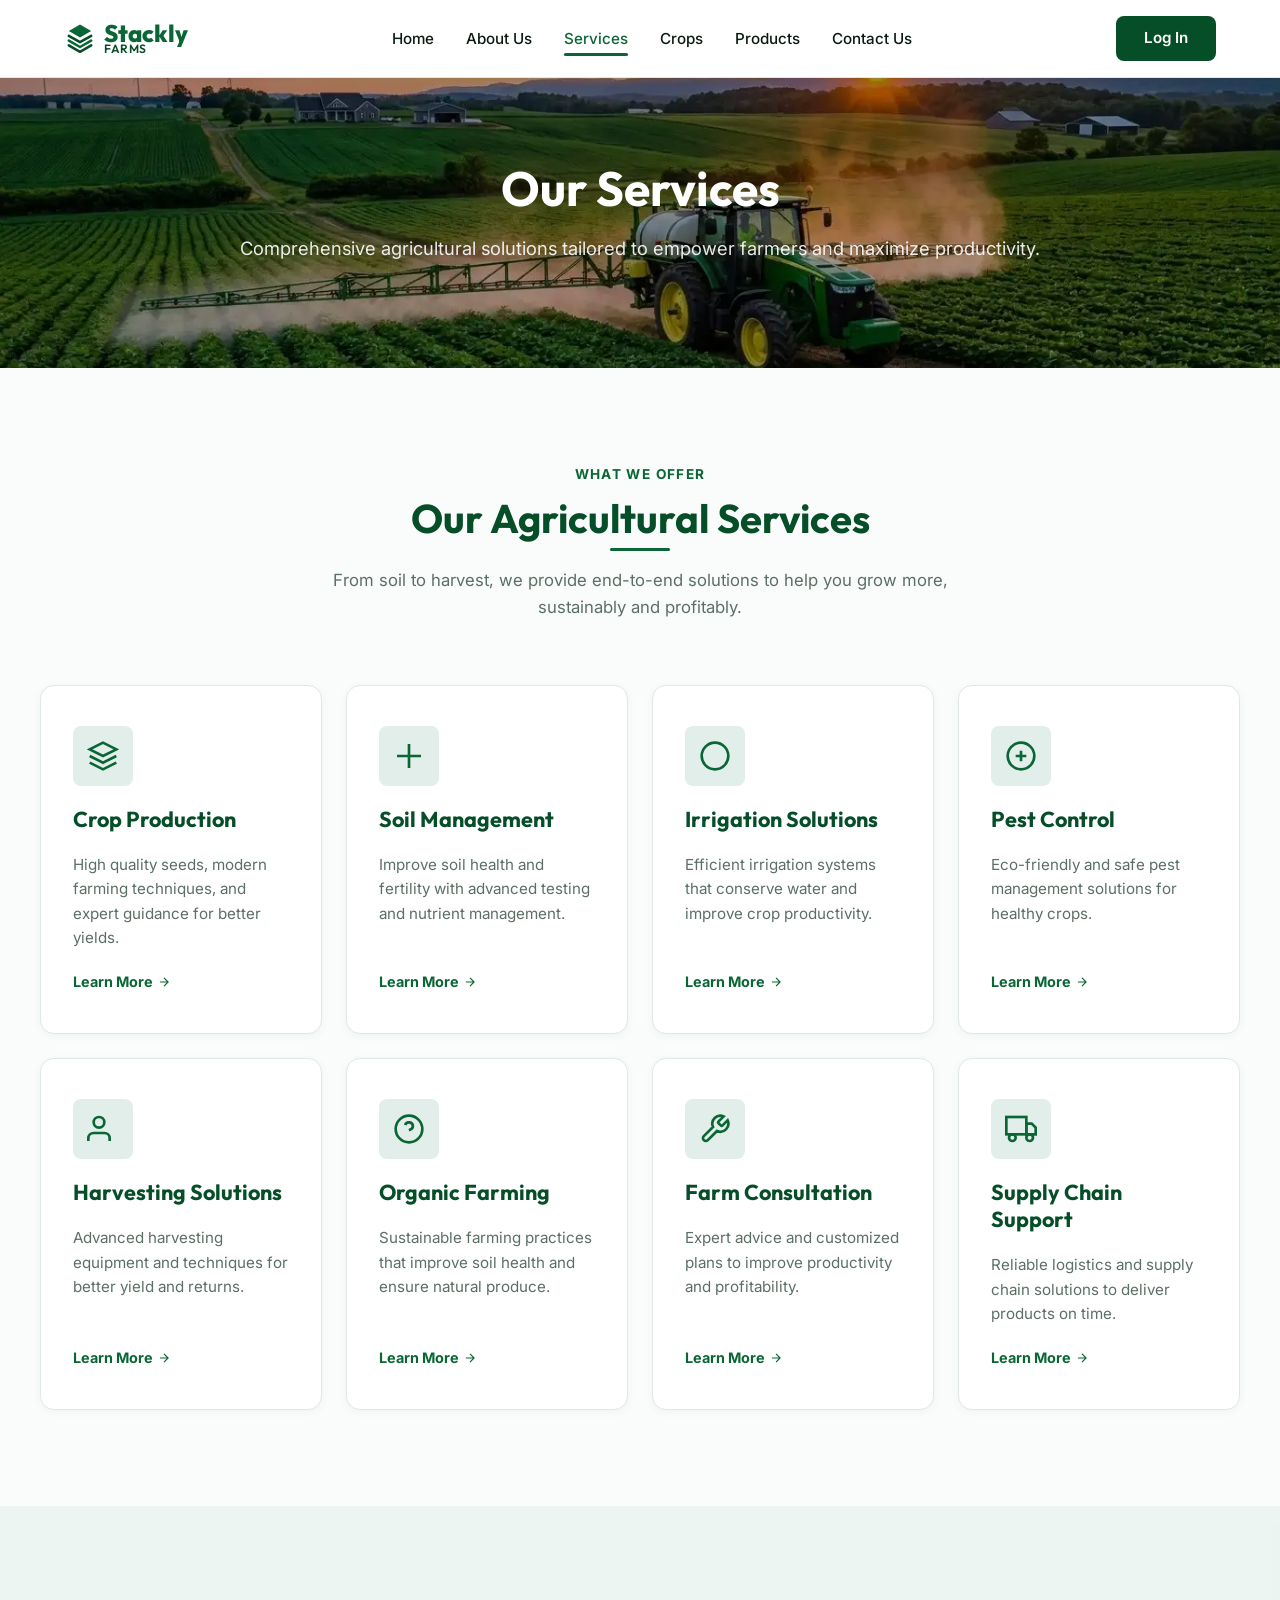
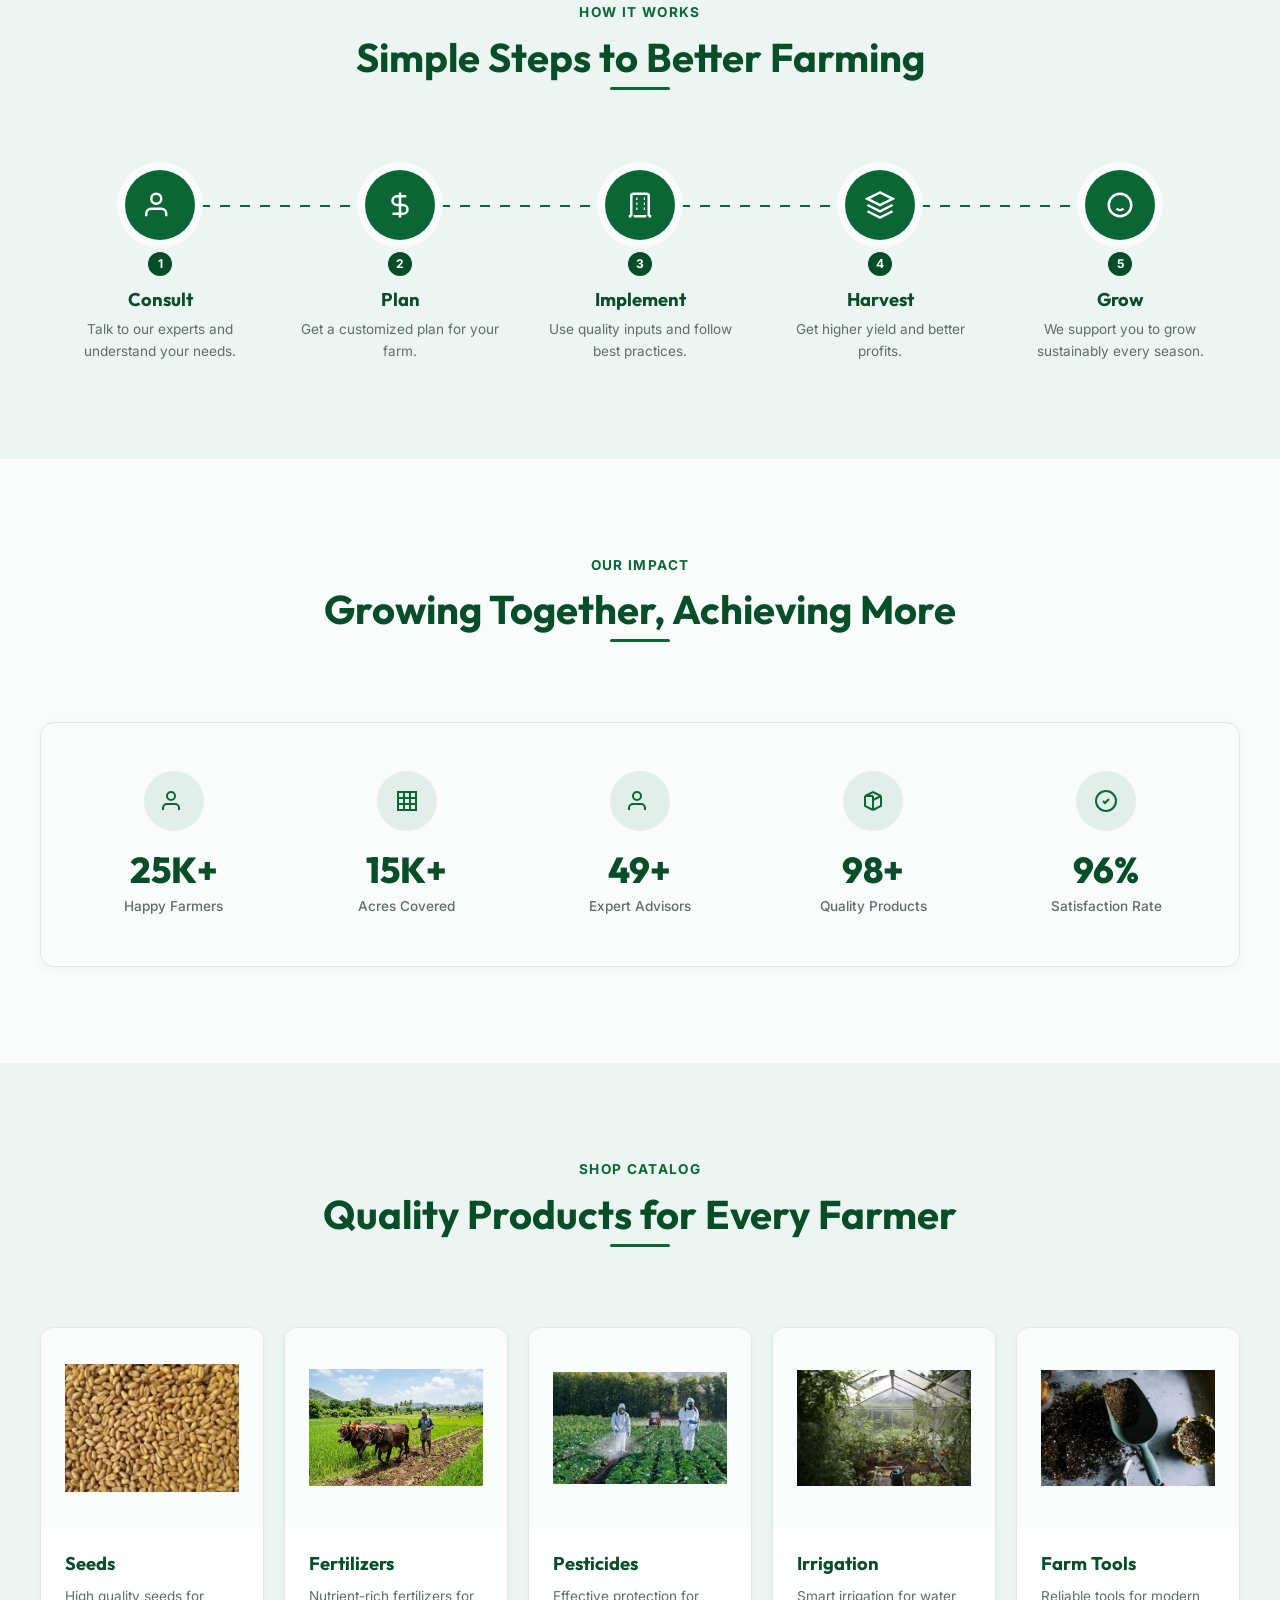
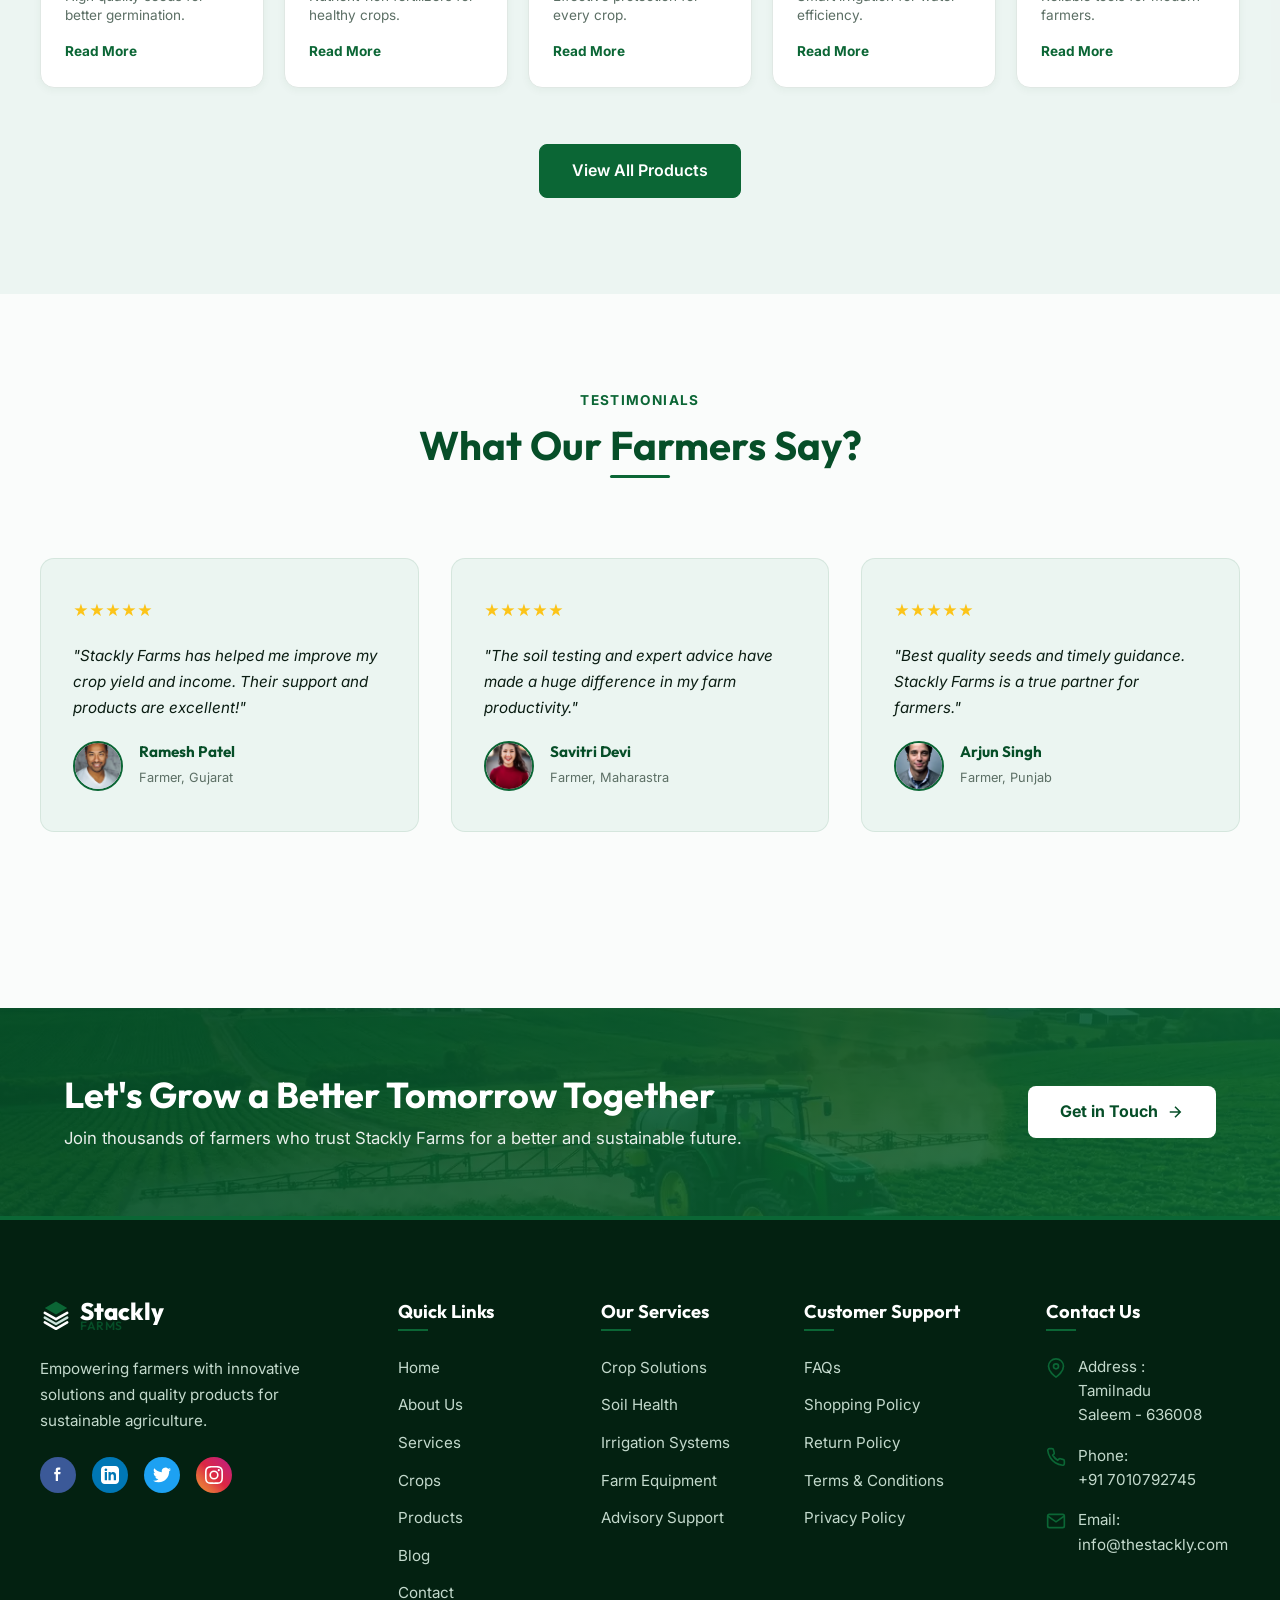
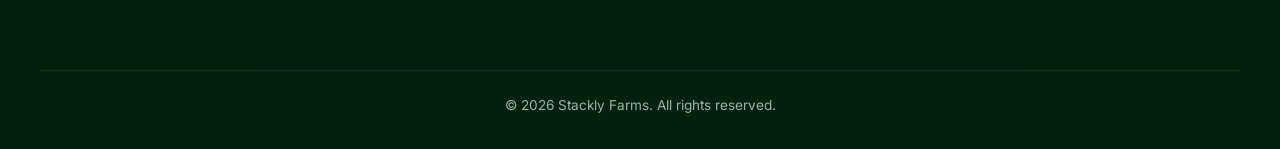
<file: services.html>
<!DOCTYPE html>
<html lang="en">
<head>
  <meta charset="UTF-8">
  <meta name="viewport" content="width=device-width, initial-scale=1.0">
  <title>Stackly</title>
  <meta name="description" content="Explore our crop production, soil management, irrigation solutions, and organic farming consultation services at Stackly Farms.">
  <link rel="stylesheet" href="css/style.css">
</head>
<body>

  <!-- Header / Navigation -->
  <header class="header">
    <div class="header-container">
      <a href="index.html" class="logo">
        <svg viewBox="0 0 100 100" xmlns="http://www.w3.org/2000/svg">
          <path d="M50 5L15 25L50 45L85 25L50 5Z" fill="#0b6635" />
          <path d="M15 40L50 60L85 40" stroke="#064e28" stroke-width="8" stroke-linecap="round" stroke-linejoin="round" fill="none" />
          <path d="M15 55L50 75L85 55" stroke="#0b6635" stroke-width="8" stroke-linecap="round" stroke-linejoin="round" fill="none" />
          <path d="M15 70L50 90L85 70" stroke="#064e28" stroke-width="8" stroke-linecap="round" stroke-linejoin="round" fill="none" />
        </svg>
        <span>
          Stackly
          <small>FARMS</small>
        </span>
      </a>
      
      <button class="hamburger" aria-label="Toggle menu">
        <span></span>
        <span></span>
        <span></span>
      </button>

      <ul class="nav-menu">
        <li><a href="index.html" class="nav-link">Home</a></li>
        <li><a href="about.html" class="nav-link">About Us</a></li>
        <li><a href="services.html" class="nav-link active">Services</a></li>
        <li><a href="crops.html" class="nav-link">Crops</a></li>
        <li><a href="products.html" class="nav-link">Products</a></li>
        <li><a href="contact.html" class="nav-link">Contact Us</a></li>
        <li class="mobile-only-login"><a href="login.html" class="nav-link login-nav-mobile">Log In</a></li>
      </ul>

      <a href="login.html" class="nav-cta">Log In</a>
    </div>
  </header>

  <!-- Page Hero Banner -->
  <section class="page-hero">
    <div class="page-hero-content reveal">
      <h1>Our Services</h1>
      <p>Comprehensive agricultural solutions tailored to empower farmers and maximize productivity.</p>
    </div>
  </section>

  <!-- Agricultural Services Section -->
  <section class="section-padding reveal">
    <div style="max-width: 1200px; margin: 0 auto;">
      <div class="section-header">
        <span class="section-tag">What We Offer</span>
        <h2 class="section-title">Our Agricultural Services</h2>
        <p class="section-desc">From soil to harvest, we provide end-to-end solutions to help you grow more, sustainably and profitably.</p>
      </div>

      <div class="grid-4">
        
        <!-- Card 1 -->
        <div class="service-card">
          <div class="service-card-icon">
            <svg viewBox="0 0 24 24" fill="none" stroke="currentColor" stroke-width="2"><path d="M12 2L2 7l10 5 10-5-10-5zM2 17l10 5 10-5M2 12l10 5 10-5"/></svg>
          </div>
          <h3>Crop Production</h3>
          <p>High quality seeds, modern farming techniques, and expert guidance for better yields.</p>
          <a href="404.html" class="service-card-link">Learn More <svg width="14" height="14" fill="none" stroke="currentColor" stroke-width="2" viewBox="0 0 24 24"><path d="M5 12h14M12 5l7 7-7 7"/></svg></a>
        </div>

        <!-- Card 2 -->
        <div class="service-card">
          <div class="service-card-icon">
            <svg viewBox="0 0 24 24" fill="none" stroke="currentColor" stroke-width="2"><path d="M12 3v18M3 12h18"/></svg>
          </div>
          <h3>Soil Management</h3>
          <p>Improve soil health and fertility with advanced testing and nutrient management.</p>
          <a href="404.html" class="service-card-link">Learn More <svg width="14" height="14" fill="none" stroke="currentColor" stroke-width="2" viewBox="0 0 24 24"><path d="M5 12h14M12 5l7 7-7 7"/></svg></a>
        </div>

        <!-- Card 3 -->
        <div class="service-card">
          <div class="service-card-icon">
            <svg viewBox="0 0 24 24" fill="none" stroke="currentColor" stroke-width="2"><path d="M12 2C6.48 2 2 6.48 2 12s4.48 10 10 10 10-4.48 10-10S17.52 2 12 2z"/></svg>
          </div>
          <h3>Irrigation Solutions</h3>
          <p>Efficient irrigation systems that conserve water and improve crop productivity.</p>
          <a href="404.html" class="service-card-link">Learn More <svg width="14" height="14" fill="none" stroke="currentColor" stroke-width="2" viewBox="0 0 24 24"><path d="M5 12h14M12 5l7 7-7 7"/></svg></a>
        </div>

        <!-- Card 4 -->
        <div class="service-card">
          <div class="service-card-icon">
            <svg viewBox="0 0 24 24" fill="none" stroke="currentColor" stroke-width="2"><circle cx="12" cy="12" r="10"/><path d="M8 12h8M12 8v8"/></svg>
          </div>
          <h3>Pest Control</h3>
          <p>Eco-friendly and safe pest management solutions for healthy crops.</p>
          <a href="404.html" class="service-card-link">Learn More <svg width="14" height="14" fill="none" stroke="currentColor" stroke-width="2" viewBox="0 0 24 24"><path d="M5 12h14M12 5l7 7-7 7"/></svg></a>
        </div>

        <!-- Card 5 -->
        <div class="service-card">
          <div class="service-card-icon">
            <svg viewBox="0 0 24 24" fill="none" stroke="currentColor" stroke-width="2"><path d="M17 21v-2a4 4 0 0 0-4-4H5a4 4 0 0 0-4 4v2M9 11a4 4 0 1 0 0-8 4 4 0 0 0 0 8z"/></svg>
          </div>
          <h3>Harvesting Solutions</h3>
          <p>Advanced harvesting equipment and techniques for better yield and returns.</p>
          <a href="404.html" class="service-card-link">Learn More <svg width="14" height="14" fill="none" stroke="currentColor" stroke-width="2" viewBox="0 0 24 24"><path d="M5 12h14M12 5l7 7-7 7"/></svg></a>
        </div>

        <!-- Card 6 -->
        <div class="service-card">
          <div class="service-card-icon">
            <svg viewBox="0 0 24 24" fill="none" stroke="currentColor" stroke-width="2"><circle cx="12" cy="12" r="10"/><path d="M9.09 9a3 3 0 0 1 5.83 1c0 2-3 3-3 3"/></svg>
          </div>
          <h3>Organic Farming</h3>
          <p>Sustainable farming practices that improve soil health and ensure natural produce.</p>
          <a href="404.html" class="service-card-link">Learn More <svg width="14" height="14" fill="none" stroke="currentColor" stroke-width="2" viewBox="0 0 24 24"><path d="M5 12h14M12 5l7 7-7 7"/></svg></a>
        </div>

        <!-- Card 7 -->
        <div class="service-card">
          <div class="service-card-icon">
            <svg viewBox="0 0 24 24" fill="none" stroke="currentColor" stroke-width="2"><path d="M14.7 6.3a1 1 0 0 0 0 1.4l1.6 1.6a1 1 0 0 0 1.4 0l3.77-3.77a6 6 0 0 1-7.94 7.94l-6.91 6.91a2.12 2.12 0 0 1-3-3l6.91-6.91a6 6 0 0 1 7.94-7.94l-3.76 3.76z"/></svg>
          </div>
          <h3>Farm Consultation</h3>
          <p>Expert advice and customized plans to improve productivity and profitability.</p>
          <a href="404.html" class="service-card-link">Learn More <svg width="14" height="14" fill="none" stroke="currentColor" stroke-width="2" viewBox="0 0 24 24"><path d="M5 12h14M12 5l7 7-7 7"/></svg></a>
        </div>

        <!-- Card 8 -->
        <div class="service-card">
          <div class="service-card-icon">
            <svg viewBox="0 0 24 24" fill="none" stroke="currentColor" stroke-width="2"><rect x="1" y="3" width="15" height="13"/><polygon points="16 8 20 8 23 11 23 16 16 16 16 8"/><circle cx="5.5" cy="18.5" r="2.5"/><circle cx="18.5" cy="18.5" r="2.5"/></svg>
          </div>
          <h3>Supply Chain Support</h3>
          <p>Reliable logistics and supply chain solutions to deliver products on time.</p>
          <a href="404.html" class="service-card-link">Learn More <svg width="14" height="14" fill="none" stroke="currentColor" stroke-width="2" viewBox="0 0 24 24"><path d="M5 12h14M12 5l7 7-7 7"/></svg></a>
        </div>

      </div>
    </div>
  </section>

  <!-- How It Works (Steps Workflow) -->
  <section class="section-padding reveal" style="background-color: var(--light-sage-bg);">
    <div style="max-width: 1200px; margin: 0 auto;">
      <div class="section-header">
        <span class="section-tag">How It Works</span>
        <h2 class="section-title">Simple Steps to Better Farming</h2>
      </div>

      <div class="steps-container">
        <div class="steps-line"></div>
        
        <div class="step-item">
          <div class="step-badge">
            <svg fill="none" stroke="currentColor" stroke-width="2" viewBox="0 0 24 24"><path d="M17 21v-2a4 4 0 0 0-4-4H5a4 4 0 0 0-4 4v2M9 11a4 4 0 1 0 0-8 4 4 0 0 0 0 8z"/></svg>
          </div>
          <span class="step-num">1</span>
          <h3>Consult</h3>
          <p>Talk to our experts and understand your needs.</p>
        </div>

        <div class="step-item">
          <div class="step-badge">
            <svg fill="none" stroke="currentColor" stroke-width="2" viewBox="0 0 24 24"><path d="M12 2v20M17 5H9.5a3.5 3.5 0 0 0 0 7h5a3.5 3.5 0 0 1 0 7H6"/></svg>
          </div>
          <span class="step-num">2</span>
          <h3>Plan</h3>
          <p>Get a customized plan for your farm.</p>
        </div>

        <div class="step-item">
          <div class="step-badge">
            <svg fill="none" stroke="currentColor" stroke-width="2" viewBox="0 0 24 24"><path d="M19 21V5a2 2 0 0 0-2-2H7a2 2 0 0 0-2 2v16m14 0h2M5 21H3m4 0h10M9 7h1m-1 4h1m-1 4h1m5-8h1m-1 4h1m-1 4h1"/></svg>
          </div>
          <span class="step-num">3</span>
          <h3>Implement</h3>
          <p>Use quality inputs and follow best practices.</p>
        </div>

        <div class="step-item">
          <div class="step-badge">
            <svg fill="none" stroke="currentColor" stroke-width="2" viewBox="0 0 24 24"><path d="M12 2L2 7l10 5 10-5-10-5zM2 17l10 5 10-5M2 12l10 5 10-5"/></svg>
          </div>
          <span class="step-num">4</span>
          <h3>Harvest</h3>
          <p>Get higher yield and better profits.</p>
        </div>

        <div class="step-item">
          <div class="step-badge">
            <svg fill="none" stroke="currentColor" stroke-width="2" viewBox="0 0 24 24"><path d="M14.828 14.828a4 4 0 0 1-5.656 0M9 10h.01M15 10h.01M21 12a9 9 0 1 1-18 0 9 9 0 0 1 18 0z"/></svg>
          </div>
          <span class="step-num">5</span>
          <h3>Grow</h3>
          <p>We support you to grow sustainably every season.</p>
        </div>
      </div>
    </div>
  </section>

  <!-- Impact Section -->
  <section class="section-padding reveal">
    <div style="max-width: 1200px; margin: 0 auto;">
      <div class="section-header">
        <span class="section-tag">Our Impact</span>
        <h2 class="section-title">Growing Together, Achieving More</h2>
      </div>

      <div class="impact-grid" style="margin-top: 0; background-color: var(--bg-soft);">
        <div class="impact-item">
          <div class="impact-icon">
            <svg width="24" height="24" fill="none" stroke="currentColor" stroke-width="2" viewBox="0 0 24 24"><path d="M17 21v-2a4 4 0 0 0-4-4H5a4 4 0 0 0-4 4v2M9 11a4 4 0 1 0 0-8 4 4 0 0 0 0 8z"/></svg>
          </div>
          <h2 class="counter-val" data-target="25" data-suffix="K+">0K+</h2>
          <p>Happy Farmers</p>
        </div>

        <div class="impact-item">
          <div class="impact-icon">
            <svg width="24" height="24" fill="none" stroke="currentColor" stroke-width="2" viewBox="0 0 24 24"><path d="M3 3h18v18H3zM21 9H3m18 6H3m6-12v18m6-18v18"/></svg>
          </div>
          <h2 class="counter-val" data-target="15" data-suffix="K+">0K+</h2>
          <p>Acres Covered</p>
        </div>

        <div class="impact-item">
          <div class="impact-icon">
            <svg width="24" height="24" fill="none" stroke="currentColor" stroke-width="2" viewBox="0 0 24 24"><path d="M17 21v-2a4 4 0 0 0-4-4H5a4 4 0 0 0-4 4v2M9 11a4 4 0 1 0 0-8 4 4 0 0 0 0 8z"/></svg>
          </div>
          <h2 class="counter-val" data-target="50" data-suffix="+">0+</h2>
          <p>Expert Advisors</p>
        </div>

        <div class="impact-item">
          <div class="impact-icon">
            <svg width="24" height="24" fill="none" stroke="currentColor" stroke-width="2" viewBox="0 0 24 24"><path d="M20 7l-8-4-8 4m16 0l-8 4m8-4v10l-8 4m0-14v14m0-14L4 7m0 0v10l8 4"/></svg>
          </div>
          <h2 class="counter-val" data-target="100" data-suffix="+">0+</h2>
          <p>Quality Products</p>
        </div>

        <div class="impact-item">
          <div class="impact-icon">
            <svg width="24" height="24" fill="none" stroke="currentColor" stroke-width="2" viewBox="0 0 24 24"><circle cx="12" cy="12" r="10"/><path d="M9 12l2 2 4-4"/></svg>
          </div>
          <h2 class="counter-val" data-target="98" data-suffix="%">0%</h2>
          <p>Satisfaction Rate</p>
        </div>
      </div>
    </div>
  </section>

  <!-- Products Preview Grid -->
  <section class="section-padding reveal" style="background-color: var(--light-sage-bg);">
    <div style="max-width: 1200px; margin: 0 auto;">
      <div class="section-header">
        <span class="section-tag">Shop Catalog</span>
        <h2 class="section-title">Quality Products for Every Farmer</h2>
      </div>

      <div class="grid-5" style="margin-bottom: 3.5rem;">
        <!-- Card 1 -->
        <div class="product-card">
          <div class="product-image-container">
            <img src="images/prod_seeds.webp" alt="Seeds">
          </div>
          <div class="product-content">
            <h3 class="product-title" style="font-size: 1.15rem; font-weight: 700;">Seeds</h3>
            <p class="product-desc">High quality seeds for better germination.</p>
            <a href="products.html" class="service-card-link" style="font-size: 0.85rem;">Read More</a>
          </div>
        </div>

        <!-- Card 2 -->
        <div class="product-card">
          <div class="product-image-container">
            <img src="images/prod_fertilizers.webp" alt="Fertilizers">
          </div>
          <div class="product-content">
            <h3 class="product-title" style="font-size: 1.15rem; font-weight: 700;">Fertilizers</h3>
            <p class="product-desc">Nutrient-rich fertilizers for healthy crops.</p>
            <a href="products.html" class="service-card-link" style="font-size: 0.85rem;">Read More</a>
          </div>
        </div>

        <!-- Card 3 -->
        <div class="product-card">
          <div class="product-image-container">
            <img src="images/pesticides.webp" alt="Pesticides">
          </div>
          <div class="product-content">
            <h3 class="product-title" style="font-size: 1.15rem; font-weight: 700;">Pesticides</h3>
            <p class="product-desc">Effective protection for every crop.</p>
            <a href="products.html" class="service-card-link" style="font-size: 0.85rem;">Read More</a>
          </div>
        </div>

        <!-- Card 4 -->
        <div class="product-card">
          <div class="product-image-container">
            <img src="images/prod_irrigation.webp" alt="Irrigation">
          </div>
          <div class="product-content">
            <h3 class="product-title" style="font-size: 1.15rem; font-weight: 700;">Irrigation</h3>
            <p class="product-desc">Smart irrigation for water efficiency.</p>
            <a href="products.html" class="service-card-link" style="font-size: 0.85rem;">Read More</a>
          </div>
        </div>

        <!-- Card 5 -->
        <div class="product-card">
          <div class="product-image-container">
            <img src="images/prod_tools.webp" alt="Farm Tools">
          </div>
          <div class="product-content">
            <h3 class="product-title" style="font-size: 1.15rem; font-weight: 700;">Farm Tools</h3>
            <p class="product-desc">Reliable tools for modern farmers.</p>
            <a href="products.html" class="service-card-link" style="font-size: 0.85rem;">Read More</a>
          </div>
        </div>
      </div>

      <div style="text-align: center;">
        <a href="products.html" class="btn-primary" style="background-color: var(--accent); border-color: var(--accent);">View All Products</a>
      </div>
    </div>
  </section>

  <!-- Testimonials Section -->
  <section class="section-padding reveal">
    <div style="max-width: 1200px; margin: 0 auto;">
      <div class="section-header">
        <span class="section-tag">Testimonials</span>
        <h2 class="section-title">What Our Farmers Say?</h2>
      </div>

      <div class="grid-3">
        <!-- Testimonial 1 -->
        <div class="testimonial-card">
          <div class="testimonial-rating">★★★★★</div>
          <p class="testimonial-text">"Stackly Farms has helped me improve my crop yield and income. Their support and products are excellent!"</p>
          <div class="testimonial-user">
            <img src="images/user_ramesh.webp" alt="Ramesh Patel" class="testimonial-avatar">
            <div class="testimonial-info">
              <h4>Ramesh Patel</h4>
              <span>Farmer, Gujarat</span>
            </div>
          </div>
        </div>

        <!-- Testimonial 2 -->
        <div class="testimonial-card">
          <div class="testimonial-rating">★★★★★</div>
          <p class="testimonial-text">"The soil testing and expert advice have made a huge difference in my farm productivity."</p>
          <div class="testimonial-user">
            <img src="images/user_savitri.webp" alt="Savitri Devi" class="testimonial-avatar">
            <div class="testimonial-info">
              <h4>Savitri Devi</h4>
              <span>Farmer, Maharastra</span>
            </div>
          </div>
        </div>

        <!-- Testimonial 3 -->
        <div class="testimonial-card">
          <div class="testimonial-rating">★★★★★</div>
          <p class="testimonial-text">"Best quality seeds and timely guidance. Stackly Farms is a true partner for farmers."</p>
          <div class="testimonial-user">
            <img src="images/user_arjun.webp" alt="Arjun Singh" class="testimonial-avatar">
            <div class="testimonial-info">
              <h4>Arjun Singh</h4>
              <span>Farmer, Punjab</span>
            </div>
          </div>
        </div>
      </div>
    </div>
  </section>

  <!-- Let's Grow CTA Banner -->
  <div class="grow-banner reveal">
    <div class="grow-content">
      <h2>Let's Grow a Better Tomorrow Together</h2>
      <p>Join thousands of farmers who trust Stackly Farms for a better and sustainable future.</p>
    </div>
    <a href="contact.html" class="grow-btn">
      Get in Touch
      <svg width="18" height="18" fill="none" stroke="currentColor" stroke-width="2" viewBox="0 0 24 24"><path d="M5 12h14M12 5l7 7-7 7"/></svg>
    </a>
  </div>

  <!-- Footer -->
  <footer class="footer">
    <div class="footer-container">
      <div class="footer-about">
        <a href="index.html" class="logo">
          <svg viewBox="0 0 100 100" xmlns="http://www.w3.org/2000/svg">
            <path d="M50 5L15 25L50 45L85 25L50 5Z" fill="#0b6635" />
            <path d="M15 40L50 60L85 40" stroke="#ffffff" stroke-width="8" stroke-linecap="round" stroke-linejoin="round" fill="none" />
            <path d="M15 55L50 75L85 55" stroke="#cbe3db" stroke-width="8" stroke-linecap="round" stroke-linejoin="round" fill="none" />
            <path d="M15 70L50 90L85 70" stroke="#ffffff" stroke-width="8" stroke-linecap="round" stroke-linejoin="round" fill="none" />
          </svg>
          <span>
            Stackly
            <small>FARMS</small>
          </span>
        </a>
        <p>Empowering farmers with innovative solutions and quality products for sustainable agriculture.</p>
        <div class="footer-socials">
          <a href="404.html" class="footer-social-link fb" aria-label="Facebook">
            <svg width="18" height="18" fill="currentColor" viewBox="0 0 24 24"><path d="M9 8H7v3h2v9h3v-9h3l.5-3H12V6c0-.88.39-1 1-1h2V2h-3c-2.42 0-3 1.35-3 3v3z"/></svg>
          </a>
          <a href="404.html" class="footer-social-link ln" aria-label="LinkedIn">
            <svg width="18" height="18" fill="currentColor" viewBox="0 0 24 24"><path d="M19 0h-14c-2.761 0-5 2.239-5 5v14c0 2.761 2.239 5 5 5h14c2.762 0 5-2.239 5-5v-14c0-2.761-2.238-5-5-5zm-11 19h-3v-11h3v11zm-1.5-12.268c-.966 0-1.75-.779-1.75-1.75s.784-1.75 1.75-1.75 1.75.779 1.75 1.75-.784 1.75-1.75 1.75zm13.5 12.268h-3v-5.604c0-3.368-4-3.113-4 0v5.604h-3v-11h3v1.765c1.396-2.586 7-2.777 7 2.476v6.759z"/></svg>
          </a>
          <a href="404.html" class="footer-social-link tw" aria-label="Twitter">
            <svg width="18" height="18" fill="currentColor" viewBox="0 0 24 24"><path d="M23.953 4.57a10 10 0 01-2.825.775 4.958 4.958 0 002.163-2.723c-.951.555-2.005.959-3.127 1.184a4.92 4.92 0 00-8.384 4.482C7.69 8.095 4.067 6.13 1.64 3.162a4.822 4.822 0 00-.666 2.475c0 1.71.87 3.213 2.188 4.096a4.904 4.904 0 01-2.228-.616v.06a4.923 4.923 0 003.946 4.827 4.996 4.996 0 01-2.212.085 4.936 4.936 0 004.604 3.417 9.867 9.867 0 01-6.102 2.105c-.39 0-.779-.023-1.17-.067a13.995 13.995 0 007.557 2.209c9.053 0 13.998-7.496 13.998-13.985 0-.21 0-.42-.015-.63A9.935 9.935 0 0024 4.59z"/></svg>
          </a>
          <a href="404.html" class="footer-social-link ig" aria-label="Instagram">
            <svg width="18" height="18" fill="currentColor" viewBox="0 0 24 24"><path d="M12 2.163c3.204 0 3.584.012 4.85.07 3.252.148 4.771 1.691 4.919 4.919.058 1.265.069 1.645.069 4.849 0 3.205-.012 3.584-.069 4.849-.149 3.225-1.664 4.771-4.919 4.919-1.266.058-1.644.07-4.85.07-3.204 0-3.584-.012-4.849-.07-3.26-.149-4.771-1.699-4.919-4.92-.058-1.265-.07-1.644-.07-4.849 0-3.204.013-3.583.07-4.849.149-3.227 1.664-4.771 4.919-4.919 1.266-.057 1.645-.069 4.849-.069zM12 0C8.741 0 8.333.014 7.053.072 2.695.272.273 2.69.073 7.051.014 8.333 0 8.741 0 12c0 3.259.014 3.668.072 4.948.2 4.358 2.618 6.78 6.98 6.98 1.281.058 1.689.072 4.948.072 3.259 0 3.668-.014 4.948-.072 4.354-.2 6.782-2.618 6.979-6.98.059-1.28.073-1.689.073-4.948 0-3.259-.014-3.667-.072-4.947-.196-4.354-2.617-6.78-6.979-6.98C15.668.014 15.259 0 12 0zm0 5.838a6.162 6.162 0 1 0 0 12.324 6.162 6.162 0 0 0 0-12.324zM12 16a4 4 0 1 1 0-8 4 4 0 0 1 0 8zm6.406-11.845a1.44 1.44 0 1 0 0 2.881 1.44 1.44 0 0 0 0-2.881z"/></svg>
          </a>
        </div>
      </div>

      <div class="footer-column">
        <h3>Quick Links</h3>
        <ul class="footer-links">
          <li><a href="index.html">Home</a></li>
          <li><a href="about.html">About Us</a></li>
          <li><a href="services.html">Services</a></li>
          <li><a href="crops.html">Crops</a></li>
          <li><a href="products.html">Products</a></li>
          <li><a href="404.html">Blog</a></li>
          <li><a href="contact.html">Contact</a></li>
        </ul>
      </div>

      <div class="footer-column">
        <h3>Our Services</h3>
        <ul class="footer-links">
          <li><a href="404.html">Crop Solutions</a></li>
          <li><a href="404.html">Soil Health</a></li>
          <li><a href="404.html">Irrigation Systems</a></li>
          <li><a href="404.html">Farm Equipment</a></li>
          <li><a href="404.html">Advisory Support</a></li>
        </ul>
      </div>

      <div class="footer-column">
        <h3>Customer Support</h3>
        <ul class="footer-links">
          <li><a href="404.html">FAQs</a></li>
          <li><a href="404.html">Shopping Policy</a></li>
          <li><a href="404.html">Return Policy</a></li>
          <li><a href="404.html">Terms & Conditions</a></li>
          <li><a href="404.html">Privacy Policy</a></li>
        </ul>
      </div>

      <div class="footer-column">
        <h3>Contact Us</h3>
        <div class="footer-contact-info">
          <div class="footer-contact-item">
            <svg viewBox="0 0 24 24" fill="none" stroke="currentColor" stroke-width="2"><path d="M21 10c0 7-9 13-9 13s-9-6-9-13a9 9 0 0 1 18 0z"/><circle cx="12" cy="10" r="3"/></svg>
            <span>Address :<br>Tamilnadu<br>Saleem - 636008</span>
          </div>
          <div class="footer-contact-item">
            <svg viewBox="0 0 24 24" fill="none" stroke="currentColor" stroke-width="2"><path d="M22 16.92v3a2 2 0 0 1-2.18 2 19.79 19.79 0 0 1-8.63-3.07 19.5 19.5 0 0 1-6-6 19.79 19.79 0 0 1-3.07-8.67A2 2 0 0 1 4.11 2h3a2 2 0 0 1 2 1.72 12.84 12.84 0 0 0 .7 2.81 2 2 0 0 1-.45 2.11L8.09 9.91a16 16 0 0 0 6 6l1.27-1.27a2 2 0 0 1 2.11-.45 12.84 12.84 0 0 0 2.81.7A2 2 0 0 1 22 16.92z"/></svg>
            <span>Phone:<br>+91 7010792745</span>
          </div>
          <div class="footer-contact-item">
            <svg viewBox="0 0 24 24" fill="none" stroke="currentColor" stroke-width="2"><path d="M4 4h16c1.1 0 2 .9 2 2v12c0 1.1-.9 2-2 2H4c-1.1 0-2-.9-2-2V6c0-1.1.9-2 2-2z"/><path d="M22 6l-10 7L2 6"/></svg>
            <span>Email:<br>info@thestackly.com</span>
          </div>
        </div>
      </div>
    </div>

    <div class="footer-bottom">
      <p>&copy; 2026 Stackly Farms. All rights reserved.</p>
    </div>
  </footer>

  <script src="js/main.js"></script>
</body>
</html>
</file>
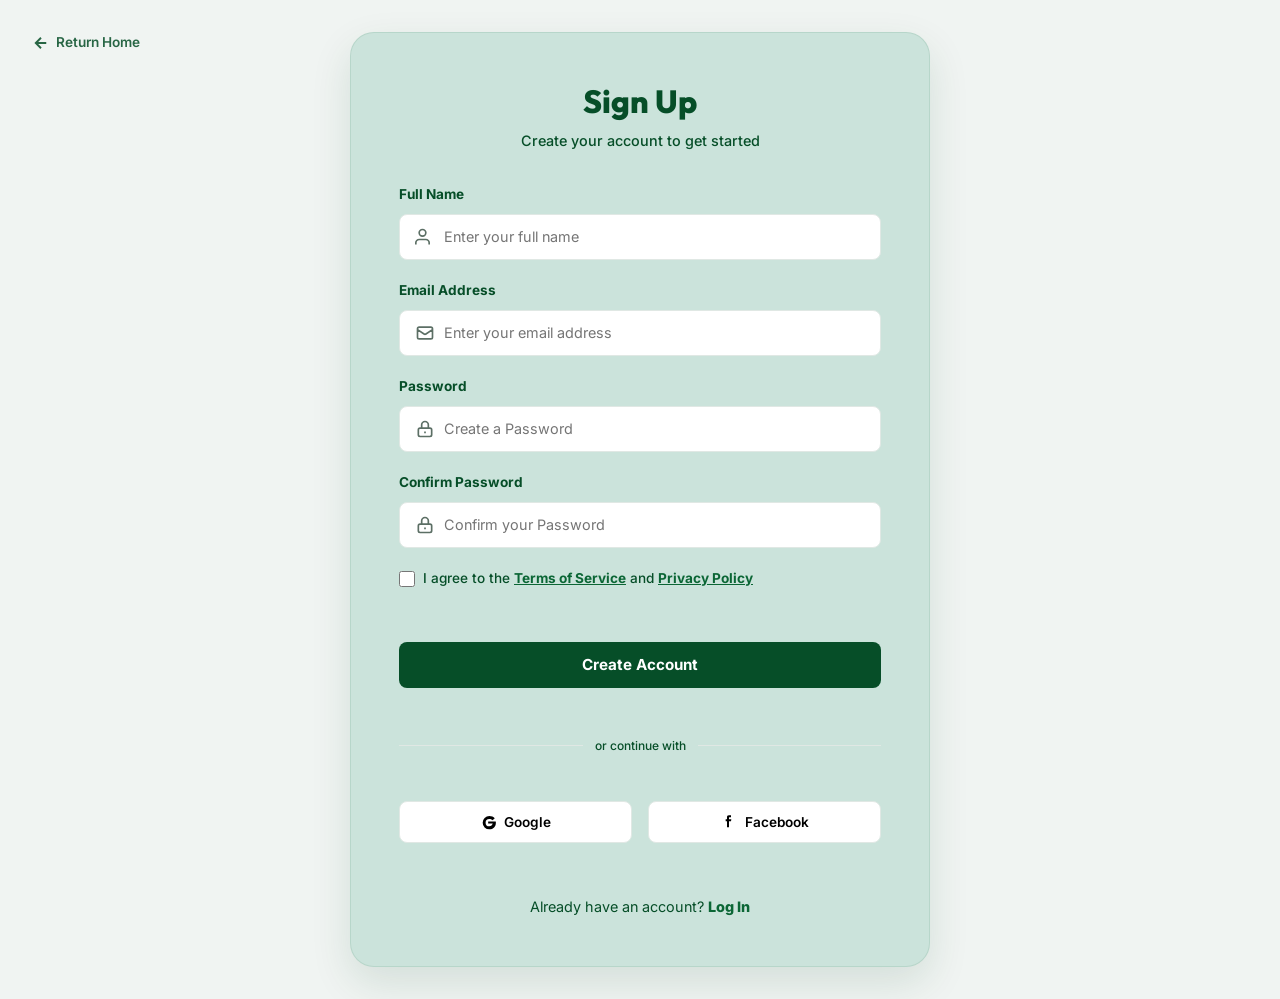
<file: signup.html>
<!DOCTYPE html>
<html lang="en">
<head>
  <meta charset="UTF-8">
  <meta name="viewport" content="width=device-width, initial-scale=1.0">
  <title>Stackly</title>
  <meta name="description" content="Create a new Stackly Farms account to manage crops, connect with advisors, and buy seeds/tools.">
  <link rel="stylesheet" href="css/style.css">
</head>
<body class="auth-page">

  <!-- Floating Back button -->
  <div style="position: absolute; top: 2rem; left: 2rem; z-index: 10;">
    <a href="index.html" class="auth-back-btn" style="color: var(--primary);">
      <svg width="18" height="18" fill="none" stroke="currentColor" stroke-width="2.5" viewBox="0 0 24 24"><path d="M19 12H5M12 19l-7-7 7-7"/></svg>
      Return Home
    </a>
  </div>

  <!-- Centered Floating Sign Up Card -->
  <div class="auth-card-floating reveal">
    <div class="auth-form-header">
      <h2>Sign Up</h2>
      <p style="color: var(--primary); font-weight: 500;">Create your account to get started</p>
    </div>

    <form class="auth-form" onsubmit="event.preventDefault(); alert('Signed Up successfully!'); window.location.href='login.html';">
      <!-- Full Name -->
      <div class="form-group">
        <label for="s-name" style="color: var(--primary);">Full Name</label>
        <div class="input-icon-wrapper">
          <svg fill="none" stroke="currentColor" stroke-width="2" viewBox="0 0 24 24"><path d="M17 21v-2a4 4 0 0 0-4-4H5a4 4 0 0 0-4 4v2M9 11a4 4 0 1 0 0-8 4 4 0 0 0 0 8z"/></svg>
          <input type="text" id="s-name" placeholder="Enter your full name" required>
        </div>
      </div>

      <!-- Email -->
      <div class="form-group">
        <label for="s-email" style="color: var(--primary);">Email Address</label>
        <div class="input-icon-wrapper">
          <svg fill="none" stroke="currentColor" stroke-width="2" viewBox="0 0 24 24"><path d="M3 8l7.89 5.26a2 2 0 0 0 2.22 0L21 8M5 19h14a2 2 0 0 0 2-2V7a2 2 0 0 0-2-2H5a2 2 0 0 0-2 2v10a2 2 0 0 0 2 2z"/></svg>
          <input type="email" id="s-email" placeholder="Enter your email address" required>
        </div>
      </div>

      <!-- Password -->
      <div class="form-group">
        <label for="s-password" style="color: var(--primary);">Password</label>
        <div class="input-icon-wrapper">
          <svg fill="none" stroke="currentColor" stroke-width="2" viewBox="0 0 24 24"><path d="M12 15v2m-6 4h12a2 2 0 0 0 2-2v-6a2 2 0 0 0-2-2H6a2 2 0 0 0-2 2v6a2 2 0 0 0 2 2zm10-10V7a4 4 0 0 0-8 0v4h8z"/></svg>
          <input type="password" id="s-password" placeholder="Create a Password" required>
        </div>
      </div>

      <!-- Confirm Password -->
      <div class="form-group">
        <label for="s-confirm" style="color: var(--primary);">Confirm Password</label>
        <div class="input-icon-wrapper">
          <svg fill="none" stroke="currentColor" stroke-width="2" viewBox="0 0 24 24"><path d="M12 15v2m-6 4h12a2 2 0 0 0 2-2v-6a2 2 0 0 0-2-2H6a2 2 0 0 0-2 2v6a2 2 0 0 0 2 2zm10-10V7a4 4 0 0 0-8 0v4h8z"/></svg>
          <input type="password" id="s-confirm" placeholder="Confirm your Password" required>
        </div>
      </div>

      <!-- Agreement -->
      <label class="form-checkbox">
        <input type="checkbox" required style="accent-color: var(--primary);">
        <span style="color: var(--primary); font-weight: 500;">I agree to the <a href="404.html" style="color: var(--accent); text-decoration: underline; font-weight: 700;">Terms of Service</a> and <a href="404.html" style="color: var(--accent); text-decoration: underline; font-weight: 700;">Privacy Policy</a></span>
      </label>

      <!-- Submit Button -->
      <button type="submit" class="btn-auth-submit" style="background-color: var(--primary);">Create Account</button>

      <div class="auth-divider">
        <span style="background-color: var(--light-sage); color: var(--primary);">or continue with</span>
      </div>

      <div class="auth-social-row">
        <button type="button" class="btn-auth-social" onclick="window.location.href='login.html';">
          <svg width="16" height="16" fill="currentColor" viewBox="0 0 24 24"><path d="M12.24 10.285V14.4h6.887c-.648 2.41-2.519 4.114-5.136 4.114A5.53 5.53 0 0 1 8.4 13a5.53 5.53 0 0 1 5.59-5.514c2.25 0 3.996.953 4.946 1.87l3.22-3.14C20.19 4.343 17.398 3 14 3a10 10 0 0 0-10 10 10 10 0 0 0 10 10c6.04 0 9.804-4.237 9.804-10a8.775 8.775 0 0 0-.164-1.715H12.24z"/></svg>
          Google
        </button>
        <button type="button" class="btn-auth-social" onclick="window.location.href='login.html';">
          <svg width="16" height="16" fill="currentColor" viewBox="0 0 24 24"><path d="M9 8H7v3h2v9h3v-9h3l.5-3H12V6c0-.88.39-1 1-1h2V2h-3c-2.42 0-3 1.35-3 3v3z"/></svg>
          Facebook
        </button>
      </div>

      <p class="auth-footer-text" style="color: var(--primary);">Already have an account? <a href="login.html" style="color: var(--accent); font-weight: 800;">Log In</a></p>
    </form>
  </div>

  <script src="js/main.js"></script>
</body>
</html>
</file>
<file: css/style.css>
@import url('https://fonts.googleapis.com/css2?family=Inter:wght@300;400;500;600;700&family=Outfit:wght@400;500;600;700;800&display=swap');

:root {
  /* Color Palette */
  --primary: #064e28;        /* Deep Green */
  --primary-hover: #03361b;
  --accent: #0b6635;         /* Mid Green */
  --accent-hover: #084d28;
  --light-sage: #cbe3db;     /* Soft Sage */
  --light-sage-soft: #e2eeea;
  --light-sage-bg: rgba(203, 227, 219, 0.3);
  --bg-soft: #fafcfb;        /* Off-white */
  --bg-white: #ffffff;
  --text-dark: #0a1c12;      /* Off-black text */
  --text-muted: #5c6f65;     /* Grayish-green text */
  --border-color: #e0e8e4;
  --error: #e03131;
  --success: #2b8a3e;

  /* Typography */
  --font-heading: 'Outfit', sans-serif;
  --font-body: 'Inter', sans-serif;

  /* Elevation */
  --shadow-sm: 0 2px 8px rgba(6, 78, 40, 0.05);
  --shadow-md: 0 8px 24px rgba(6, 78, 40, 0.08);
  --shadow-lg: 0 16px 40px rgba(6, 78, 40, 0.12);

  /* Radius */
  --radius-sm: 8px;
  --radius-md: 14px;
  --radius-lg: 24px;
  --radius-full: 9999px;

  /* Transitions */
  --transition-smooth: all 0.3s cubic-bezier(0.4, 0, 0.2, 1);
  --transition-fast: all 0.15s ease;
}

/* Reset and Global Styles */
* {
  box-sizing: border-box;
  margin: 0;
  padding: 0;
}

html {
  scroll-behavior: smooth;
  font-size: 16px;
}

body {
  font-family: var(--font-body);
  background-color: var(--bg-soft);
  color: var(--text-dark);
  line-height: 1.6;
  overflow-x: hidden;
}

h1, h2, h3, h4, h5, h6 {
  font-family: var(--font-heading);
  font-weight: 700;
  color: var(--primary);
  line-height: 1.25;
}

a {
  text-decoration: none;
  color: inherit;
  transition: var(--transition-smooth);
}

button, input, select, textarea {
  font-family: inherit;
  font-size: inherit;
  outline: none;
}

img {
  max-width: 100%;
  height: auto;
  display: block;
}

/* Scroll reveal triggers */
.reveal {
  opacity: 0;
  transform: translateY(30px);
  transition: opacity 0.8s ease, transform 0.8s ease;
}

.reveal.active {
  opacity: 1;
  transform: translateY(0);
}

.reveal-left {
  opacity: 0;
  transform: translateX(-50px);
  transition: opacity 0.8s ease, transform 0.8s ease;
}

.reveal-left.active {
  opacity: 1;
  transform: translateX(0);
}

.reveal-right {
  opacity: 0;
  transform: translateX(50px);
  transition: opacity 0.8s ease, transform 0.8s ease;
}

.reveal-right.active {
  opacity: 1;
  transform: translateX(0);
}

/* --- Layout Components --- */

/* Header / Navigation */
.header {
  background-color: var(--bg-white);
  box-shadow: var(--shadow-sm);
  position: sticky;
  top: 0;
  z-index: 1000;
  border-bottom: 1px solid var(--border-color);
}

.header-container {
  max-width: 1200px;
  margin: 0 auto;
  padding: 1rem 1.5rem;
  display: flex;
  justify-content: space-between;
  align-items: center;
}

.logo {
  display: flex;
  align-items: center;
  gap: 0.5rem;
  font-family: var(--font-heading);
  font-size: 1.5rem;
  font-weight: 800;
  color: var(--accent);
}

.logo svg {
  width: 32px;
  height: 32px;
  fill: currentColor;
}

.logo span {
  display: flex;
  flex-direction: column;
  line-height: 0.85;
}

.logo span small {
  font-size: 0.75rem;
  font-weight: 600;
  letter-spacing: 0.05em;
  color: var(--primary);
}

.nav-menu {
  display: flex;
  gap: 2rem;
  list-style: none;
}

.nav-link {
  font-weight: 500;
  font-size: 0.95rem;
  padding: 0.5rem 0;
  position: relative;
}

.nav-link:hover, .nav-link.active {
  color: var(--accent);
}

.nav-link::after {
  content: '';
  position: absolute;
  bottom: 0;
  left: 0;
  width: 0;
  height: 3px;
  background-color: var(--accent);
  transition: var(--transition-smooth);
  border-radius: var(--radius-full);
}

.nav-link.active::after, .nav-link:hover::after {
  width: 100%;
}

.nav-cta {
  background-color: var(--primary);
  color: var(--bg-white);
  padding: 0.65rem 1.75rem;
  border-radius: var(--radius-sm);
  font-weight: 600;
  border: none;
  cursor: pointer;
  font-size: 0.95rem;
  display: flex;
  align-items: center;
  gap: 0.5rem;
  transition: var(--transition-smooth);
}

.nav-cta:hover {
  background-color: var(--accent);
  transform: translateY(-2px);
  box-shadow: 0 4px 12px rgba(11, 102, 53, 0.2);
}

.hamburger {
  display: none;
  flex-direction: column;
  gap: 5px;
  background: none;
  border: none;
  cursor: pointer;
  padding: 0.5rem;
  z-index: 1001;
}

.hamburger span {
  display: block;
  width: 25px;
  height: 3px;
  background-color: var(--primary);
  border-radius: 3px;
  transition: var(--transition-smooth);
}

/* Page Headers */
.page-hero {
  background: linear-gradient(rgba(0, 0, 0, 0.35), rgba(0, 0, 0, 0.35)), url('../images/hero_bg.webp') center/cover no-repeat;
  color: var(--bg-white);
  padding: 5rem 1.5rem;
  text-align: center;
  position: relative;
}

.page-hero-content {
  max-width: 800px;
  margin: 0 auto;
}

.page-hero h1 {
  color: var(--bg-white);
  font-size: 3rem;
  margin-bottom: 1rem;
}

.page-hero p {
  font-size: 1.15rem;
  opacity: 0.9;
  margin-bottom: 1.5rem;
}

.page-hero-breadcrumbs {
  font-size: 0.9rem;
  font-weight: 500;
}

.page-hero-breadcrumbs a {
  opacity: 0.75;
}

.page-hero-breadcrumbs a:hover {
  opacity: 1;
}

.page-hero-breadcrumbs span {
  margin: 0 0.5rem;
  opacity: 0.5;
}

/* Highlight bar */
.highlight-bar {
  background-color: var(--bg-white);
  box-shadow: var(--shadow-sm);
  padding: 1.5rem 1rem;
  border-radius: var(--radius-md);
  margin-top: -2rem;
  position: relative;
  z-index: 10;
  max-width: 1100px;
  margin-left: auto;
  margin-right: auto;
}

.highlight-container {
  display: grid;
  grid-template-columns: repeat(5, 1fr);
  gap: 1.5rem;
  text-align: center;
  align-items: center;
}

.highlight-item {
  display: flex;
  flex-direction: column;
  align-items: center;
  gap: 0.5rem;
}

.highlight-icon {
  width: 48px;
  height: 48px;
  display: flex;
  align-items: center;
  justify-content: center;
  background-color: var(--light-sage-soft);
  border-radius: 50%;
  color: var(--accent);
}

.highlight-item span {
  font-size: 0.85rem;
  font-weight: 600;
  color: var(--primary);
}

/* Footer Section */
.footer {
  background-color: #032111;
  color: #c3d9cc;
  padding: 5rem 1.5rem 2rem;
  border-top: 4px solid var(--accent);
}

.footer-container {
  max-width: 1200px;
  margin: 0 auto;
  display: grid;
  grid-template-columns: 2fr 1fr 1fr 1.25fr 1.25fr;
  gap: 3rem;
}

.footer-about {
  display: flex;
  flex-direction: column;
  gap: 1.5rem;
}

.footer-about .logo {
  color: var(--bg-white);
}

.footer-about p {
  font-size: 0.95rem;
  line-height: 1.7;
}

.footer-socials {
  display: flex;
  gap: 1rem;
}

.footer-social-link {
  width: 36px;
  height: 36px;
  background-color: rgba(255, 255, 255, 0.08);
  border-radius: 50%;
  display: flex;
  align-items: center;
  justify-content: center;
  color: var(--bg-white);
  transition: var(--transition-smooth);
}

.footer-social-link:hover {
  background-color: var(--accent);
  transform: translateY(-3px);
}

.footer-column h3 {
  color: var(--bg-white);
  font-size: 1.15rem;
  margin-bottom: 1.5rem;
  position: relative;
  padding-bottom: 0.5rem;
}

.footer-column h3::after {
  content: '';
  position: absolute;
  left: 0;
  bottom: 0;
  width: 30px;
  height: 2px;
  background-color: var(--accent);
}

.footer-links {
  list-style: none;
  display: flex;
  flex-direction: column;
  gap: 0.75rem;
}

.footer-links a {
  font-size: 0.95rem;
  transition: var(--transition-fast);
}

.footer-links a:hover {
  color: var(--bg-white);
  padding-left: 5px;
}

.footer-contact-info {
  display: flex;
  flex-direction: column;
  gap: 1rem;
  font-size: 0.95rem;
}

.footer-contact-item {
  display: flex;
  gap: 0.75rem;
}

.footer-contact-item svg {
  flex-shrink: 0;
  width: 20px;
  height: 20px;
  color: var(--accent);
  margin-top: 3px;
}

.footer-bottom {
  max-width: 1200px;
  margin: 4rem auto 0;
  padding-top: 1.5rem;
  border-top: 1px solid rgba(255, 255, 255, 0.08);
  text-align: center;
  font-size: 0.85rem;
  opacity: 0.8;
}

/* Let's Grow Banner (CTA) */
.grow-banner {
  background: linear-gradient(135deg, rgba(6, 78, 40, 0.9), rgba(11, 102, 53, 0.85)), url('../images/grow_bg.webp') center/cover no-repeat;
  color: var(--bg-white);
  padding: 4rem max(1.5rem, calc((100% - 1200px) / 2 + 1.5rem));
  margin-top: 5rem;
  display: flex;
  justify-content: space-between;
  align-items: center;
  position: relative;
  overflow: hidden;
}

.grow-content h2 {
  color: var(--bg-white);
  font-size: 2.25rem;
  margin-bottom: 0.5rem;
}

.grow-content p {
  font-size: 1.05rem;
  opacity: 0.9;
}

.grow-btn {
  background-color: var(--bg-white);
  color: var(--primary);
  font-weight: 700;
  padding: 0.85rem 2rem;
  border-radius: var(--radius-sm);
  border: none;
  cursor: pointer;
  display: flex;
  align-items: center;
  gap: 0.5rem;
  transition: var(--transition-smooth);
}

.grow-btn:hover {
  background-color: var(--light-sage-soft);
  transform: translateY(-2px);
  box-shadow: 0 6px 15px rgba(255, 255, 255, 0.15);
}

/* --- Section Formatting --- */
.section-padding {
  padding: 6rem 1.5rem;
}

.section-header {
  text-align: center;
  max-width: 700px;
  margin: 0 auto 4rem;
}

.section-tag {
  font-size: 0.85rem;
  text-transform: uppercase;
  color: var(--accent);
  font-weight: 700;
  letter-spacing: 0.1em;
  margin-bottom: 0.5rem;
  display: block;
}

.section-title {
  font-size: 2.5rem;
  margin-bottom: 1rem;
  position: relative;
  display: inline-block;
  padding-bottom: 0.5rem;
}

.section-title::after {
  content: '';
  position: absolute;
  bottom: 0;
  left: 50%;
  transform: translateX(-50%);
  width: 60px;
  height: 3px;
  background-color: var(--accent);
  border-radius: var(--radius-full);
}

.section-desc {
  color: var(--text-muted);
  font-size: 1.05rem;
}

/* Grid Layouts */
.grid-2 {
  display: grid;
  grid-template-columns: repeat(2, 1fr);
  gap: 3rem;
  align-items: center;
}

.grid-3 {
  display: grid;
  grid-template-columns: repeat(3, 1fr);
  gap: 2rem;
}

.grid-4 {
  display: grid;
  grid-template-columns: repeat(4, 1fr);
  gap: 1.5rem;
}

.grid-5 {
  display: grid;
  grid-template-columns: repeat(5, 1fr);
  gap: 1.25rem;
}

/* --- Components & Cards --- */
/* Mission & Vision Card Layout styles */
.mission-vision-card {
  background-color: var(--bg-white);
  border: 1px solid var(--border-color);
  border-radius: var(--radius-md);
  overflow: hidden;
  display: flex;
  align-items: center;
  box-shadow: var(--shadow-sm);
}

.mission-vision-img {
  width: 200px;
  height: 180px;
  flex-shrink: 0;
}

/* Stats Bar Grid Layout styles */
.stats-bar-grid {
  max-width: 1100px;
  margin: 0 auto;
  display: grid;
  grid-template-columns: repeat(4, 1fr);
  text-align: center;
  align-items: center;
  gap: 2rem;
}


/* Home Hero Custom styling */
.hero-slider {
  background: linear-gradient(rgba(0, 0, 0, 0.35), rgba(0, 0, 0, 0.35)), url('../images/hero_bg.webp') center/cover no-repeat;
  color: var(--bg-white);
  padding: 8rem 1.5rem 10rem;
  text-align: left;
  display: flex;
  align-items: center;
  min-height: 90vh;
}

.hero-slider-content {
  max-width: 650px;
  margin-left: calc((100vw - 1200px) / 2 + 1.5rem);
}

@media(max-width: 1250px) {
  .hero-slider-content {
    margin-left: 3rem;
  }
}
@media(max-width: 768px) {
  .hero-slider-content {
    margin-left: 0;
    padding: 0 1rem;
  }
}

.hero-slider-content h1 {
  color: var(--bg-white);
  font-size: 4rem;
  font-weight: 800;
  line-height: 1.1;
  margin-bottom: 1.5rem;
}

.hero-slider-content p {
  font-size: 1.25rem;
  opacity: 0.95;
  margin-bottom: 2.5rem;
}

.hero-buttons {
  display: flex;
  gap: 1rem;
}

.btn-primary {
  background-color: var(--primary);
  color: var(--bg-white);
  font-weight: 600;
  padding: 0.85rem 2rem;
  border-radius: var(--radius-sm);
  display: inline-flex;
  align-items: center;
  gap: 0.5rem;
  border: 1px solid var(--primary);
}

.btn-primary:hover {
  background-color: var(--accent);
  border-color: var(--accent);
  transform: translateY(-2px);
}

.btn-outline {
  background-color: transparent;
  color: var(--bg-white);
  font-weight: 600;
  padding: 0.85rem 2rem;
  border-radius: var(--radius-sm);
  display: inline-flex;
  align-items: center;
  gap: 0.5rem;
  border: 2px solid var(--bg-white);
}

.btn-outline:hover {
  background-color: var(--bg-white);
  color: var(--primary);
  transform: translateY(-2px);
}

/* Service Card */
.service-card {
  background-color: var(--bg-white);
  border-radius: var(--radius-md);
  padding: 2.5rem 2rem;
  box-shadow: var(--shadow-sm);
  border: 1px solid var(--border-color);
  transition: var(--transition-smooth);
  display: flex;
  flex-direction: column;
  gap: 1.25rem;
}

.service-card:hover {
  transform: translateY(-10px);
  box-shadow: var(--shadow-lg);
  border-color: var(--light-sage);
}

.service-card-icon {
  width: 60px;
  height: 60px;
  background-color: var(--light-sage-soft);
  border-radius: var(--radius-sm);
  display: flex;
  align-items: center;
  justify-content: center;
  color: var(--accent);
}

.service-card-icon svg {
  width: 32px;
  height: 32px;
}

.service-card h3 {
  font-size: 1.35rem;
}

.service-card p {
  color: var(--text-muted);
  font-size: 0.95rem;
}

.service-card-link {
  color: var(--accent);
  font-weight: 700;
  display: flex;
  align-items: center;
  gap: 0.25rem;
  font-size: 0.9rem;
  margin-top: auto;
}

.service-card-link:hover {
  color: var(--primary);
}

/* Simple Steps Grid */
.steps-container {
  display: flex;
  justify-content: space-between;
  position: relative;
  margin-top: 3rem;
}

.steps-line {
  position: absolute;
  top: 35px;
  left: 10%;
  right: 10%;
  height: 2px;
  background: repeating-linear-gradient(to right, var(--accent) 0, var(--accent) 10px, transparent 10px, transparent 20px);
  z-index: 1;
}

.step-item {
  display: flex;
  flex-direction: column;
  align-items: center;
  text-align: center;
  position: relative;
  z-index: 2;
  flex: 1;
  padding: 0 1rem;
}

.step-badge {
  width: 70px;
  height: 70px;
  background-color: var(--accent);
  color: var(--bg-white);
  border-radius: 50%;
  display: flex;
  align-items: center;
  justify-content: center;
  margin-bottom: 1.5rem;
  box-shadow: 0 0 0 8px var(--bg-soft);
  transition: var(--transition-smooth);
}

.step-item:hover .step-badge {
  transform: scale(1.1);
  background-color: var(--primary);
}

.step-badge svg {
  width: 30px;
  height: 30px;
}

.step-num {
  width: 24px;
  height: 24px;
  background-color: var(--primary);
  color: var(--bg-white);
  border-radius: 50%;
  font-size: 0.75rem;
  font-weight: 700;
  display: flex;
  align-items: center;
  justify-content: center;
  margin-top: -0.75rem;
  margin-bottom: 0.75rem;
}

.step-item h3 {
  font-size: 1.15rem;
  margin-bottom: 0.5rem;
}

.step-item p {
  font-size: 0.85rem;
  color: var(--text-muted);
}

/* Impact Section Stats */
.impact-grid {
  display: grid;
  grid-template-columns: repeat(5, 1fr);
  gap: 2rem;
  background-color: var(--bg-white);
  border-radius: var(--radius-md);
  padding: 3rem 2rem;
  box-shadow: var(--shadow-sm);
  border: 1px solid var(--border-color);
  margin-top: 3rem;
  text-align: center;
}

.impact-item {
  display: flex;
  flex-direction: column;
  align-items: center;
}

.impact-icon {
  width: 60px;
  height: 60px;
  background-color: var(--light-sage-soft);
  border-radius: 50%;
  display: flex;
  align-items: center;
  justify-content: center;
  color: var(--accent);
  margin-bottom: 1rem;
}

.impact-item h2 {
  font-size: 2.25rem;
  font-weight: 800;
  margin-bottom: 0.25rem;
}

.impact-item p {
  font-size: 0.85rem;
  color: var(--text-muted);
  font-weight: 500;
}

/* Product Card */
.product-card {
  background-color: var(--bg-white);
  border-radius: var(--radius-md);
  border: 1px solid var(--border-color);
  box-shadow: var(--shadow-sm);
  overflow: hidden;
  transition: var(--transition-smooth);
  display: flex;
  flex-direction: column;
  position: relative;
}

.product-card:hover {
  transform: translateY(-8px);
  box-shadow: var(--shadow-lg);
  border-color: var(--light-sage);
}

.product-image-container {
  height: 200px;
  background-color: var(--bg-soft);
  display: flex;
  align-items: center;
  justify-content: center;
  padding: 1.5rem;
  position: relative;
}

.product-image-container img {
  max-height: 100%;
  object-fit: contain;
  transition: var(--transition-smooth);
}

.product-card:hover .product-image-container img {
  transform: scale(1.05);
}

.product-wishlist {
  position: absolute;
  top: 1rem;
  right: 1rem;
  width: 36px;
  height: 36px;
  border-radius: 50%;
  background-color: var(--bg-white);
  border: 1px solid var(--border-color);
  display: flex;
  align-items: center;
  justify-content: center;
  cursor: pointer;
  color: var(--text-muted);
  transition: var(--transition-smooth);
}

.product-wishlist:hover, .product-wishlist.active {
  color: #ff5a5f;
  background-color: #fff0f1;
  border-color: #ffa8ab;
}

.product-content {
  padding: 1.5rem;
  display: flex;
  flex-direction: column;
  gap: 0.5rem;
  flex-grow: 1;
}

.product-rating {
  display: flex;
  align-items: center;
  gap: 0.25rem;
  color: #fcc419;
  font-size: 0.85rem;
}

.product-rating span {
  color: var(--text-muted);
  margin-left: 0.25rem;
}

.product-title {
  font-size: 1.1rem;
  font-weight: 700;
  color: var(--primary);
  margin-bottom: 0.25rem;
}

.product-desc {
  font-size: 0.85rem;
  color: var(--text-muted);
  line-height: 1.4;
  margin-bottom: 0.5rem;
}

.product-footer {
  display: flex;
  justify-content: space-between;
  align-items: center;
  margin-top: auto;
}

.product-price {
  font-size: 1.25rem;
  font-weight: 800;
  color: var(--accent);
}

.btn-add-cart {
  background-color: var(--accent);
  color: var(--bg-white);
  border: none;
  padding: 0.5rem 1rem;
  border-radius: var(--radius-sm);
  font-weight: 600;
  font-size: 0.85rem;
  cursor: pointer;
  display: flex;
  align-items: center;
  gap: 0.35rem;
  transition: var(--transition-smooth);
}

.btn-add-cart:hover {
  background-color: var(--primary);
}

/* Testimonial Card */
.testimonial-card {
  background-color: var(--light-sage-bg);
  border-radius: var(--radius-md);
  padding: 2.5rem 2rem;
  border: 1px solid rgba(11, 102, 53, 0.1);
  display: flex;
  flex-direction: column;
  gap: 1.25rem;
  position: relative;
  transition: var(--transition-smooth);
}

.testimonial-card:hover {
  transform: scale(1.02);
  background-color: var(--light-sage-soft);
  box-shadow: var(--shadow-md);
}

.testimonial-rating {
  color: #fcc419;
  font-size: 0.95rem;
}

.testimonial-text {
  font-size: 0.95rem;
  line-height: 1.7;
  font-style: italic;
}

.testimonial-user {
  display: flex;
  align-items: center;
  gap: 1rem;
  margin-top: auto;
}

.testimonial-avatar {
  width: 50px;
  height: 50px;
  border-radius: 50%;
  object-fit: cover;
  border: 2px solid var(--accent);
}

.testimonial-info h4 {
  font-size: 0.95rem;
  margin-bottom: 0.15rem;
}

.testimonial-info span {
  font-size: 0.8rem;
  color: var(--text-muted);
}

/* Blog Card */
.blog-card {
  background-color: var(--bg-white);
  border-radius: var(--radius-md);
  border: 1px solid var(--border-color);
  overflow: hidden;
  box-shadow: var(--shadow-sm);
  transition: var(--transition-smooth);
}

.blog-card:hover {
  transform: translateY(-8px);
  box-shadow: var(--shadow-lg);
}

.blog-image {
  height: 200px;
  background-color: #ddd;
  overflow: hidden;
  position: relative;
}

.blog-image img {
  width: 100%;
  height: 100%;
  object-fit: cover;
  transition: var(--transition-smooth);
}

.blog-card:hover .blog-image img {
  transform: scale(1.05);
}

.blog-tag {
  position: absolute;
  top: 1rem;
  left: 1rem;
  background-color: var(--accent);
  color: var(--bg-white);
  font-size: 0.75rem;
  font-weight: 700;
  padding: 0.35rem 0.75rem;
  border-radius: var(--radius-sm);
}

.blog-content {
  padding: 1.5rem;
  display: flex;
  flex-direction: column;
  gap: 0.75rem;
}

.blog-meta {
  font-size: 0.8rem;
  color: var(--text-muted);
  display: flex;
  gap: 1rem;
}

.blog-content h3 {
  font-size: 1.25rem;
  line-height: 1.4;
}

.blog-link {
  color: var(--accent);
  font-weight: 700;
  font-size: 0.9rem;
  display: flex;
  align-items: center;
  gap: 0.25rem;
}

/* --- Catalog Sidebar Layouts (Crops/Products) --- */
.catalog-layout {
  display: grid;
  grid-template-columns: 280px 1fr;
  gap: 2.5rem;
  max-width: 1200px;
  margin: 0 auto;
}

/* Sidebar Filters */
.filter-sidebar {
  background-color: var(--bg-white);
  border: 1px solid var(--border-color);
  border-radius: var(--radius-md);
  padding: 2rem 1.5rem;
  box-shadow: var(--shadow-sm);
  display: flex;
  flex-direction: column;
  gap: 2rem;
  height: fit-content;
  position: sticky;
  top: 100px;
}

.filter-group-title {
  font-size: 1.1rem;
  margin-bottom: 1rem;
  padding-bottom: 0.5rem;
  border-bottom: 2px solid var(--light-sage-soft);
  position: relative;
}

.filter-categories-list {
  list-style: none;
  display: flex;
  flex-direction: column;
  gap: 0.5rem;
}

.filter-category-item button, .prod-cat-item button {
  background: none;
  border: none;
  width: 100%;
  text-align: left;
  padding: 0.5rem 0.75rem;
  border-radius: var(--radius-sm);
  cursor: pointer;
  font-weight: 500;
  font-size: 0.9rem;
  color: var(--text-dark);
  display: flex;
  align-items: center;
  gap: 0.5rem;
  transition: var(--transition-fast);
}

.filter-category-item button:hover, .filter-category-item.active button,
.prod-cat-item button:hover, .prod-cat-item.active button {
  background-color: var(--light-sage-soft);
  color: var(--accent);
}

.filter-category-item.active button, .prod-cat-item.active button {
  font-weight: 700;
}

.filter-select {
  width: 100%;
  padding: 0.75rem 1rem;
  border: 1px solid var(--border-color);
  border-radius: var(--radius-sm);
  background-color: var(--bg-white);
  font-size: 0.9rem;
  color: var(--text-dark);
  cursor: pointer;
}

/* Slider Custom Styling */
.price-range-container {
  display: flex;
  flex-direction: column;
  gap: 0.75rem;
}

.price-slider-track {
  width: 100%;
  height: 6px;
  background-color: var(--light-sage-soft);
  border-radius: 3px;
  position: relative;
}

.price-slider-input {
  width: 100%;
  -webkit-appearance: none;
  background: transparent;
  outline: none;
  margin: 0;
}

.price-slider-input::-webkit-slider-thumb {
  -webkit-appearance: none;
  width: 18px;
  height: 18px;
  border-radius: 50%;
  background-color: var(--accent);
  cursor: pointer;
  border: 2px solid var(--bg-white);
  box-shadow: 0 2px 4px rgba(0,0,0,0.15);
  margin-top: -6px;
}

.price-slider-input::-webkit-slider-runnable-track {
  width: 100%;
  height: 6px;
  background: var(--accent);
  border-radius: 3px;
}

.price-range-labels {
  display: flex;
  justify-content: space-between;
  font-size: 0.85rem;
  font-weight: 700;
  color: var(--text-muted);
}

.filter-checkbox-list {
  display: flex;
  flex-direction: column;
  gap: 0.75rem;
}

.filter-checkbox-item {
  display: flex;
  align-items: center;
  gap: 0.5rem;
  font-size: 0.9rem;
  cursor: pointer;
  color: var(--text-dark);
}

.filter-checkbox-item input {
  width: 16px;
  height: 16px;
  accent-color: var(--accent);
  cursor: pointer;
}

.btn-reset-filters {
  background-color: transparent;
  color: var(--accent);
  border: 1px solid var(--accent);
  padding: 0.75rem 1rem;
  border-radius: var(--radius-sm);
  font-weight: 600;
  cursor: pointer;
  transition: var(--transition-smooth);
  width: 100%;
  text-align: center;
}

.btn-reset-filters:hover {
  background-color: var(--accent);
  color: var(--bg-white);
}

/* Catalog View Header */
.catalog-content-header {
  display: flex;
  justify-content: space-between;
  align-items: center;
  margin-bottom: 2rem;
}

.catalog-results-count {
  font-size: 0.95rem;
  color: var(--text-muted);
  font-weight: 500;
}

.catalog-sort-select {
  padding: 0.5rem 1rem;
  border: 1px solid var(--border-color);
  border-radius: var(--radius-sm);
  font-size: 0.9rem;
  background-color: var(--bg-white);
  cursor: pointer;
}

.catalog-grid {
  display: grid;
  grid-template-columns: repeat(3, 1fr);
  gap: 1.5rem;
  margin-bottom: 3rem;
}

/* Banner overlay indicators */
.crops-features-banner {
  background-color: var(--primary);
  color: var(--bg-white);
  border-radius: var(--radius-md);
  padding: 2rem;
  display: grid;
  grid-template-columns: repeat(4, 1fr);
  gap: 1.5rem;
  text-align: center;
  margin-top: 4rem;
}

.crop-feature-item {
  display: flex;
  flex-direction: column;
  align-items: center;
  gap: 0.5rem;
}

.crop-feature-icon {
  width: 44px;
  height: 44px;
  border-radius: 50%;
  background-color: rgba(255,255,255,0.1);
  display: flex;
  align-items: center;
  justify-content: center;
  color: var(--light-sage);
}

.crop-feature-item span {
  font-size: 0.9rem;
  font-weight: 600;
}

/* Newsletter banner */
.newsletter-banner {
  background-color: var(--light-sage-soft);
  border: 1px solid var(--light-sage);
  border-radius: var(--radius-md);
  padding: 2rem 3rem;
  display: flex;
  justify-content: space-between;
  align-items: center;
  margin-top: 3rem;
  gap: 2rem;
}

.newsletter-info {
  display: flex;
  align-items: center;
  gap: 1.5rem;
}

.newsletter-icon {
  width: 54px;
  height: 54px;
  border-radius: var(--radius-sm);
  background-color: var(--light-sage);
  color: var(--accent);
  display: flex;
  align-items: center;
  justify-content: center;
}

.newsletter-text h3 {
  font-size: 1.25rem;
  margin-bottom: 0.25rem;
}

.newsletter-text p {
  font-size: 0.9rem;
  color: var(--text-muted);
}

.newsletter-form {
  display: flex;
  gap: 0.5rem;
  flex-grow: 1;
  max-width: 450px;
}

.newsletter-form input {
  flex-grow: 1;
  padding: 0.85rem 1.25rem;
  border: 1px solid var(--border-color);
  border-radius: var(--radius-sm);
  background-color: var(--bg-white);
}

.newsletter-form button {
  background-color: var(--accent);
  color: var(--bg-white);
  border: none;
  font-weight: 600;
  padding: 0.85rem 1.5rem;
  border-radius: var(--radius-sm);
  cursor: pointer;
  transition: var(--transition-smooth);
}

.newsletter-form button:hover {
  background-color: var(--primary);
}

/* --- Contact Page Styles --- */
.contact-layout {
  display: grid;
  grid-template-columns: 1.2fr 1.8fr;
  gap: 3rem;
  max-width: 1200px;
  margin: 0 auto;
}

.contact-info-card {
  display: flex;
  flex-direction: column;
  gap: 2.5rem;
}

.contact-info-title {
  font-size: 1.75rem;
  margin-bottom: 0.5rem;
}

.contact-info-list {
  display: flex;
  flex-direction: column;
  gap: 1.5rem;
}

.contact-info-item {
  display: flex;
  gap: 1rem;
  align-items: flex-start;
}

.contact-info-icon {
  width: 44px;
  height: 44px;
  background-color: var(--light-sage-soft);
  color: var(--accent);
  border-radius: 50%;
  display: flex;
  align-items: center;
  justify-content: center;
  flex-shrink: 0;
}

.contact-info-text h4 {
  font-size: 1rem;
  margin-bottom: 0.25rem;
}

.contact-info-text p {
  font-size: 0.9rem;
  color: var(--text-muted);
}

.contact-consultation-box {
  background-color: var(--light-sage-soft);
  border: 1px solid var(--light-sage);
  border-radius: var(--radius-md);
  padding: 2rem;
  text-align: center;
  display: flex;
  flex-direction: column;
  align-items: center;
  gap: 1rem;
}

.contact-consultation-box img {
  width: 80px;
  height: 80px;
  border-radius: 50%;
  object-fit: cover;
  border: 3px solid var(--accent);
}

.contact-consultation-box h4 {
  font-size: 1.15rem;
}

.contact-consultation-box p {
  font-size: 0.85rem;
  color: var(--text-muted);
  line-height: 1.5;
}

.btn-consultation {
  background-color: var(--accent);
  color: var(--bg-white);
  width: 100%;
  padding: 0.85rem;
  border-radius: var(--radius-sm);
  font-weight: 700;
  display: flex;
  align-items: center;
  justify-content: center;
  gap: 0.5rem;
  border: none;
  cursor: pointer;
  transition: var(--transition-smooth);
}

.btn-consultation:hover {
  background-color: var(--primary);
}

/* Contact Form Grid */
.contact-form-card {
  background-color: var(--bg-white);
  border: 1px solid var(--border-color);
  border-radius: var(--radius-md);
  padding: 3rem;
  box-shadow: var(--shadow-sm);
}

.contact-form-card h2 {
  font-size: 1.75rem;
  margin-bottom: 2rem;
}

.form-grid-2 {
  display: grid;
  grid-template-columns: repeat(2, 1fr);
  gap: 1.5rem;
  margin-bottom: 1.5rem;
}

.form-group {
  display: flex;
  flex-direction: column;
  gap: 0.5rem;
}

.form-group label {
  font-size: 0.85rem;
  font-weight: 700;
  color: var(--text-dark);
}

.input-icon-wrapper {
  position: relative;
}

.input-icon-wrapper svg {
  position: absolute;
  left: 1rem;
  top: 50%;
  transform: translateY(-50%);
  width: 20px;
  height: 20px;
  color: var(--text-muted);
}

.input-icon-wrapper input, .form-group textarea {
  width: 100%;
  padding: 0.85rem 1rem 0.85rem 2.75rem;
  border: 1px solid var(--border-color);
  border-radius: var(--radius-sm);
  background-color: var(--bg-soft);
  font-size: 0.9rem;
  color: var(--text-dark);
  transition: var(--transition-smooth);
}

.form-group textarea {
  padding: 1rem;
  min-height: 150px;
  resize: vertical;
}

.input-icon-wrapper input:focus, .form-group textarea:focus {
  border-color: var(--accent);
  background-color: var(--bg-white);
  box-shadow: 0 0 0 3px rgba(11, 102, 53, 0.1);
}

.form-checkbox {
  display: flex;
  align-items: center;
  gap: 0.5rem;
  font-size: 0.85rem;
  color: var(--text-muted);
  margin-bottom: 2rem;
}

.form-checkbox input {
  width: 16px;
  height: 16px;
  accent-color: var(--accent);
  cursor: pointer;
}

.map-section {
  margin-top: 5rem;
  border-radius: var(--radius-md);
  overflow: hidden;
  box-shadow: var(--shadow-sm);
  border: 1px solid var(--border-color);
}

.map-section iframe {
  width: 100%;
  height: 400px;
  display: block;
}

/* --- Login & Signup Styles --- */
.auth-page {
  min-height: 100vh;
  display: flex;
  align-items: center;
  justify-content: center;
  background-color: #f0f4f2;
  padding: 2rem 1rem;
}

.auth-card-split {
  background-color: var(--bg-white);
  border-radius: var(--radius-lg);
  box-shadow: var(--shadow-lg);
  width: 1000px;
  max-width: 100%;
  overflow: hidden;
  display: grid;
  grid-template-columns: 1fr 1.1fr;
  min-height: 600px;
}

.auth-banner-side {
  background: linear-gradient(135deg, rgba(6, 78, 40, 0.85), rgba(11, 102, 53, 0.75)), url('../images/login_bg.webp') center/cover no-repeat;
  color: var(--bg-white);
  padding: 3rem;
  display: flex;
  flex-direction: column;
  justify-content: space-between;
  position: relative;
}

.auth-banner-top {
  display: flex;
  align-items: center;
  justify-content: space-between;
}

.auth-back-btn {
  font-size: 0.85rem;
  font-weight: 600;
  display: flex;
  align-items: center;
  gap: 0.35rem;
  opacity: 0.85;
}

.auth-back-btn:hover {
  opacity: 1;
}

.auth-banner-middle {
  margin: 4rem 0;
}

.auth-banner-middle h2 {
  color: var(--bg-white);
  font-size: 2.25rem;
  margin-bottom: 1rem;
}

.auth-banner-middle p {
  font-size: 0.95rem;
  opacity: 0.9;
  line-height: 1.6;
}

.auth-features-list {
  display: flex;
  flex-direction: column;
  gap: 1rem;
  margin-top: 2rem;
}

.auth-feature-row {
  display: flex;
  gap: 0.75rem;
  align-items: center;
  font-size: 0.9rem;
}

.auth-feature-bullet {
  width: 32px;
  height: 32px;
  background-color: rgba(255,255,255,0.15);
  border-radius: 50%;
  display: flex;
  align-items: center;
  justify-content: center;
  color: var(--light-sage);
  flex-shrink: 0;
}

.auth-quote-tag {
  background-color: rgba(6, 78, 40, 0.4);
  backdrop-filter: blur(10px);
  border: 1px solid rgba(255,255,255,0.15);
  padding: 1rem;
  border-radius: var(--radius-sm);
  font-size: 0.8rem;
  font-style: italic;
}

/* Auth form side */
.auth-form-side {
  padding: 4rem 3.5rem;
  display: flex;
  flex-direction: column;
  justify-content: center;
}

.auth-form-header {
  text-align: center;
  margin-bottom: 2rem;
}

.auth-form-header h2 {
  font-size: 2rem;
  margin-bottom: 0.5rem;
}

.auth-form-header p {
  color: var(--text-muted);
  font-size: 0.9rem;
}

.auth-form-header-icon {
  width: 50px;
  height: 50px;
  background-color: var(--light-sage-soft);
  color: var(--accent);
  border-radius: 50%;
  display: flex;
  align-items: center;
  justify-content: center;
  margin: 0 auto 1rem;
}

.auth-form {
  display: flex;
  flex-direction: column;
  gap: 1.25rem;
}

.auth-options-row {
  display: flex;
  justify-content: space-between;
  align-items: center;
  font-size: 0.85rem;
}

.auth-remember {
  display: flex;
  align-items: center;
  gap: 0.35rem;
  color: var(--text-muted);
  font-weight: 500;
}

.auth-forgot {
  color: var(--accent);
  font-weight: 700;
}

.btn-auth-submit {
  background-color: var(--primary);
  color: var(--bg-white);
  font-weight: 700;
  width: 100%;
  padding: 0.85rem;
  border-radius: var(--radius-sm);
  border: none;
  cursor: pointer;
  font-size: 0.95rem;
  display: flex;
  align-items: center;
  justify-content: center;
  gap: 0.5rem;
  transition: var(--transition-smooth);
}

.btn-auth-submit:hover {
  background-color: var(--accent);
}

.auth-divider {
  text-align: center;
  position: relative;
  margin: 1.5rem 0;
}

.auth-divider::before {
  content: '';
  position: absolute;
  left: 0;
  right: 0;
  top: 50%;
  height: 1px;
  background-color: var(--border-color);
  z-index: 1;
}

.auth-divider span {
  background-color: var(--bg-white);
  padding: 0 0.75rem;
  font-size: 0.75rem;
  color: var(--text-muted);
  font-weight: 500;
  position: relative;
  z-index: 2;
}

.auth-social-row {
  display: grid;
  grid-template-columns: repeat(2, 1fr);
  gap: 1rem;
}

.btn-auth-social {
  background-color: var(--bg-white);
  border: 1px solid var(--border-color);
  border-radius: var(--radius-sm);
  padding: 0.75rem;
  font-size: 0.85rem;
  font-weight: 600;
  cursor: pointer;
  display: flex;
  align-items: center;
  justify-content: center;
  gap: 0.5rem;
  transition: var(--transition-smooth);
}

.btn-auth-social:hover {
  background-color: var(--bg-soft);
  border-color: var(--text-muted);
}

.auth-footer-text {
  text-align: center;
  margin-top: 2rem;
  font-size: 0.9rem;
  color: var(--text-muted);
}

.auth-footer-text a {
  color: var(--accent);
  font-weight: 700;
}

/* Floating Card Sign Up Layout */
.auth-card-floating {
  background-color: var(--light-sage);
  border-radius: var(--radius-lg);
  box-shadow: var(--shadow-lg);
  border: 1px solid rgba(11, 102, 53, 0.1);
  width: 580px;
  max-width: 100%;
  padding: 3rem;
}

.auth-card-floating .auth-form-header h2 {
  color: var(--primary);
  font-weight: 800;
}

.auth-card-floating .input-icon-wrapper input {
  background-color: var(--bg-white);
}

/* --- 404 Page Custom style --- */
.error-page-container {
  max-width: 800px;
  margin: 0 auto;
  text-align: center;
  padding: 4rem 1.5rem;
  min-height: calc(100vh - 90px);
  display: flex;
  flex-direction: column;
  justify-content: center;
  align-items: center;
}

.error-code {
  font-size: 8rem;
  font-weight: 900;
  line-height: 1;
  color: var(--primary);
  margin-bottom: 0.5rem;
}

.error-title {
  font-size: 2rem;
  margin-bottom: 1rem;
}

.error-desc {
  color: var(--text-muted);
  font-size: 1.05rem;
  margin-bottom: 2rem;
}

.btn-error-back {
  background-color: var(--primary);
  color: var(--bg-white);
  padding: 0.85rem 2rem;
  border-radius: var(--radius-sm);
  font-weight: 600;
  display: inline-flex;
  align-items: center;
  gap: 0.5rem;
}

.btn-error-back:hover {
  background-color: var(--accent);
}

.error-illustration {
  margin-top: 4rem;
  position: relative;
  height: 250px;
  display: flex;
  justify-content: center;
  align-items: flex-end;
}

.error-illustration svg {
  width: 100%;
  max-width: 500px;
  height: auto;
}

/* Spin animation for windmill */
@keyframes spin {
  from { transform: rotate(0deg); }
  to { transform: rotate(360deg); }
}

.rotate-windmill-blades {
  animation: spin 8s linear infinite;
  transform-origin: 295px 120px; /* Precise hub coordinate in SVG */
}

/* --- Dashboard Specific Styles --- */
.dashboard-layout {
  min-height: 100vh;
  display: grid;
  grid-template-columns: 260px 1fr;
}

/* Sidebar Dashboard */
.db-sidebar {
  background-color: var(--primary);
  color: var(--bg-white);
  padding: 2rem 1.5rem;
  display: flex;
  flex-direction: column;
  justify-content: space-between;
  border-right: 1px solid rgba(255,255,255,0.1);
  position: sticky;
  top: 0;
  height: 100vh;
}

.db-sidebar-top {
  display: flex;
  flex-direction: column;
  gap: 2.5rem;
}

.db-sidebar .logo {
  color: var(--bg-white);
}

.db-menu {
  list-style: none;
  display: flex;
  flex-direction: column;
  gap: 0.5rem;
}

.db-menu-item a {
  display: flex;
  align-items: center;
  gap: 0.75rem;
  padding: 0.85rem 1rem;
  border-radius: var(--radius-sm);
  font-weight: 500;
  font-size: 0.95rem;
  transition: var(--transition-fast);
  color: rgba(255,255,255,0.75);
}

.db-menu-item a svg {
  width: 22px;
  height: 22px;
}

.db-menu-item a:hover, .db-menu-item.active a {
  background-color: var(--accent);
  color: var(--bg-white);
}

.db-sidebar-bottom {
  display: flex;
  flex-direction: column;
  gap: 1.5rem;
}

.db-user-profile {
  display: flex;
  align-items: center;
  gap: 0.75rem;
  padding-top: 1.5rem;
  border-top: 1px solid rgba(255,255,255,0.1);
}

.db-user-avatar {
  width: 40px;
  height: 40px;
  border-radius: 50%;
  object-fit: cover;
  border: 2px solid var(--light-sage);
}

.db-user-info h4 {
  color: var(--bg-white);
  font-size: 0.9rem;
  line-height: 1.2;
}

.db-user-info span {
  font-size: 0.75rem;
  opacity: 0.75;
}

/* Dashboard main area */
.db-main {
  background-color: var(--bg-soft);
  display: flex;
  flex-direction: column;
  height: 100vh;
  overflow-y: auto;
}

/* Dashboard Header */
.db-header {
  background-color: var(--bg-white);
  padding: 1.25rem 2rem;
  border-bottom: 1px solid var(--border-color);
  display: flex;
  justify-content: space-between;
  align-items: center;
  position: sticky;
  top: 0;
  z-index: 100;
}

.db-header-search {
  position: relative;
  width: 300px;
}

.db-header-search input {
  width: 100%;
  padding: 0.65rem 1rem 0.65rem 2.5rem;
  border: 1px solid var(--border-color);
  border-radius: var(--radius-sm);
  background-color: var(--bg-soft);
  font-size: 0.85rem;
}

.db-header-search svg {
  position: absolute;
  left: 0.75rem;
  top: 50%;
  transform: translateY(-50%);
  width: 16px;
  height: 16px;
  color: var(--text-muted);
}

.db-header-right {
  display: flex;
  align-items: center;
  gap: 1.5rem;
}

.db-icon-btn {
  background: none;
  border: none;
  cursor: pointer;
  color: var(--text-dark);
  position: relative;
}

.db-icon-btn svg {
  width: 24px;
  height: 24px;
}

.db-icon-btn-badge {
  position: absolute;
  top: -2px;
  right: -2px;
  width: 8px;
  height: 8px;
  background-color: var(--error);
  border-radius: 50%;
}

/* Dashboard Content */
.db-content {
  padding: 2rem;
  display: flex;
  flex-direction: column;
  gap: 2rem;
  flex-grow: 1;
}

.db-welcome h2 {
  font-size: 1.75rem;
  margin-bottom: 0.25rem;
}

.db-welcome p {
  color: var(--text-muted);
  font-size: 0.95rem;
}

.db-stats-grid {
  display: grid;
  grid-template-columns: repeat(4, 1fr);
  gap: 1.5rem;
}

.db-stat-card {
  background-color: var(--bg-white);
  border: 1px solid var(--border-color);
  border-radius: var(--radius-md);
  padding: 1.5rem;
  box-shadow: var(--shadow-sm);
  display: flex;
  justify-content: space-between;
  align-items: center;
}

.db-stat-info h3 {
  font-size: 0.85rem;
  text-transform: uppercase;
  color: var(--text-muted);
  font-weight: 700;
  letter-spacing: 0.05em;
  margin-bottom: 0.5rem;
}

.db-stat-info h2 {
  font-size: 1.75rem;
  font-weight: 800;
  margin-bottom: 0.25rem;
}

.db-stat-growth {
  font-size: 0.8rem;
  font-weight: 700;
  display: flex;
  align-items: center;
  gap: 0.2rem;
}

.db-stat-growth.positive { color: var(--success); }
.db-stat-growth.negative { color: var(--error); }

.db-stat-icon {
  width: 50px;
  height: 50px;
  border-radius: var(--radius-sm);
  background-color: var(--light-sage-soft);
  color: var(--accent);
  display: flex;
  align-items: center;
  justify-content: center;
}

.db-stat-icon svg {
  width: 26px;
  height: 26px;
}

.db-charts-grid {
  display: grid;
  grid-template-columns: 2fr 1fr;
  gap: 1.5rem;
}

.db-card {
  background-color: var(--bg-white);
  border: 1px solid var(--border-color);
  border-radius: var(--radius-md);
  padding: 1.5rem;
  box-shadow: var(--shadow-sm);
}

.db-card-header {
  display: flex;
  justify-content: space-between;
  align-items: center;
  margin-bottom: 1.5rem;
}

.db-card-header h3 {
  font-size: 1.1rem;
}

.chart-placeholder {
  height: 250px;
  width: 100%;
  display: flex;
  flex-direction: column;
  justify-content: flex-end;
  padding-top: 1rem;
}

.chart-svg-container {
  width: 100%;
  height: 100%;
}

.db-table {
  width: 100%;
  border-collapse: collapse;
  text-align: left;
}

.db-table th, .db-table td {
  padding: 0.85rem 1rem;
  border-bottom: 1px solid var(--border-color);
  font-size: 0.9rem;
}

.db-table th {
  font-weight: 700;
  color: var(--primary);
  background-color: var(--bg-soft);
}

.status-pill {
  padding: 0.25rem 0.65rem;
  border-radius: var(--radius-full);
  font-size: 0.75rem;
  font-weight: 700;
  display: inline-block;
}

.status-pill.success { background-color: rgba(43, 138, 62, 0.15); color: var(--success); }
.status-pill.warning { background-color: rgba(252, 196, 25, 0.15); color: #c49402; }
.status-pill.info { background-color: rgba(6, 78, 40, 0.1); color: var(--primary); }

/* --- Responsive Media Queries (320px - 1200px) --- */

@media (max-width: 1200px) {
  .footer-container {
    grid-template-columns: 2fr 1fr 1fr;
    gap: 2rem;
  }
  .catalog-layout {
    grid-template-columns: 240px 1fr;
    gap: 1.5rem;
    padding: 0 1rem;
  }
  .catalog-grid {
    grid-template-columns: repeat(2, 1fr);
  }
  .db-stats-grid {
    grid-template-columns: repeat(2, 1fr);
  }
  .db-charts-grid {
    grid-template-columns: 1fr;
  }
}

@media (max-width: 992px) {
  .grid-5 {
    grid-template-columns: repeat(3, 1fr) !important;
  }
  .stats-bar-grid {
    grid-template-columns: repeat(2, 1fr) !important;
  }
  .grid-3 {
    grid-template-columns: repeat(2, 1fr);
  }
  .grid-4 {
    grid-template-columns: repeat(2, 1fr);
  }
  .highlight-container {
    grid-template-columns: repeat(3, 1fr);
    gap: 1rem;
  }
  .about-story-row {
    flex-direction: column;
  }
  .grow-banner {
    flex-direction: column;
    text-align: center;
    gap: 2rem;
    padding: 3rem 1.5rem;
  }
  .contact-layout {
    grid-template-columns: 1fr;
    gap: 3rem;
  }
  .auth-card-split {
    grid-template-columns: 1fr;
    width: 500px;
  }
  .auth-banner-side {
    display: none; /* Hide visual banner on mobile auth for space */
  }
}

@media (max-width: 768px) {
  .grid-5 {
    grid-template-columns: repeat(2, 1fr) !important;
  }
  .mission-vision-card {
    flex-direction: column !important;
    align-items: stretch !important;
  }
  .mission-vision-img {
    width: 100% !important;
    height: 180px !important;
  }
  .section-title {
    font-size: 2rem !important;
  }
  html {
    font-size: 15px;
  }
  .nav-menu {
    position: fixed;
    top: 73px;
    left: -100%;
    width: 100%;
    height: calc(100vh - 73px);
    background-color: var(--bg-white);
    flex-direction: column;
    gap: 1.5rem;
    padding: 3rem 2rem;
    box-shadow: var(--shadow-md);
    transition: var(--transition-smooth);
    z-index: 999;
  }
  .nav-menu.open {
    left: 0;
  }
  .hamburger {
    display: flex;
  }
  .nav-cta {
    display: none; /* In mobile menu, we'll embed CTA at the bottom if needed */
  }
  .hero-slider-content h1 {
    font-size: 2.75rem;
  }
  .steps-container {
    flex-direction: column;
    gap: 2rem;
  }
  .steps-line {
    display: none;
  }
  .step-badge {
    box-shadow: none;
  }
  .impact-grid {
    grid-template-columns: repeat(2, 1fr);
  }
  .catalog-layout {
    grid-template-columns: 1fr;
  }
  .filter-sidebar {
    position: relative;
    top: 0;
    margin-bottom: 2rem;
  }
  .crops-features-banner {
    grid-template-columns: repeat(2, 1fr);
  }
  .newsletter-banner {
    flex-direction: column;
    padding: 2rem;
    text-align: center;
  }
  .newsletter-info {
    flex-direction: column;
    gap: 1rem;
  }
  .dashboard-layout {
    grid-template-columns: 1fr;
  }
  .db-sidebar {
    display: none; /* On mobile dashboard, we'll use a slide menu or toggled view */
  }
  .db-sidebar.open {
    display: flex;
    position: fixed;
    left: 0;
    top: 0;
    width: 260px;
    z-index: 1000;
  }
}

@media (max-width: 576px) {
  .grid-2, .grid-3, .grid-4, .grid-5 {
    grid-template-columns: 1fr !important;
    gap: 2rem !important;
  }
  .stats-bar-grid {
    grid-template-columns: 1fr !important;
    gap: 2rem !important;
  }
  .section-title {
    font-size: 1.75rem !important;
  }
  .hero-slider-content h1 {
    font-size: 2.25rem;
  }
  .hero-buttons {
    flex-direction: column;
    width: 100%;
  }
  .hero-buttons a {
    width: 100%;
    justify-content: center;
  }
  .grid-2, .grid-3, .grid-4 {
    grid-template-columns: 1fr;
    gap: 2rem;
  }
  .highlight-container {
    grid-template-columns: repeat(2, 1fr);
  }
  .impact-grid {
    grid-template-columns: 1fr;
    gap: 2.5rem;
  }
  .catalog-grid {
    grid-template-columns: 1fr;
  }
  .crops-features-banner {
    grid-template-columns: 1fr;
  }
  .form-grid-2 {
    grid-template-columns: 1fr;
  }
  .contact-form-card {
    padding: 2rem 1.5rem;
  }
  .auth-card-floating {
    padding: 2rem 1.5rem;
  }
  .footer-container {
    grid-template-columns: 1fr;
    gap: 2.5rem;
  }
  .db-stats-grid {
    grid-template-columns: 1fr;
  }
  .db-header {
    padding: 1rem;
  }
  .db-header-search {
    width: 180px;
  }
}

@media (max-width: 480px) {
  .header-container {
    padding: 1rem 0.75rem !important;
  }
  .logo {
    font-size: 1.25rem !important;
  }
  .logo svg {
    width: 28px !important;
    height: 28px !important;
  }
  .section-title {
    font-size: 1.5rem !important;
  }
  .page-hero h1 {
    font-size: 2rem !important;
  }
}

@media (max-width: 320px) {
  .hero-slider-content h1 {
    font-size: 2rem;
  }
  .highlight-container {
    grid-template-columns: 1fr;
  }
  .db-header-search {
    width: 140px;
  }
}

/* Footer Social Media Brand Colors */
.footer-social-link.fb {
  background-color: #3b5998 !important;
  color: #ffffff !important;
}
.footer-social-link.ln {
  background-color: #0077b5 !important;
  color: #ffffff !important;
}
.footer-social-link.tw {
  background-color: #1da1f2 !important;
  color: #ffffff !important;
}
.footer-social-link.ig {
  background: linear-gradient(45deg, #f09433 0%, #e6683c 25%, #dc2743 50%, #cc2366 75%, #bc1888 100%) !important;
  color: #ffffff !important;
}
.footer-social-link:hover {
  filter: brightness(1.2);
  transform: translateY(-3px);
}

/* Mobile Menu Only Login Button */
.mobile-only-login {
  display: none;
}

@media (max-width: 991px) {
  .mobile-only-login {
    display: block !important;
    margin-top: 1.5rem;
    width: 100%;
    text-align: center;
    padding: 0 1.5rem;
  }
  .login-nav-mobile {
    background-color: var(--accent) !important;
    color: var(--bg-white) !important;
    padding: 0.85rem 2rem !important;
    border-radius: var(--radius-sm) !important;
    display: inline-block !important;
    font-weight: 700 !important;
    width: 100%;
    box-sizing: border-box;
    text-align: center;
    box-shadow: 0 4px 6px rgba(0,0,0,0.1);
  }
  .login-nav-mobile:hover {
    background-color: var(--primary) !important;
    transform: translateY(-2px);
  }
}

/* Extra Responsive overrides for products and newsletter page elements */
@media (max-width: 480px) {
  .catalog-content-header {
    flex-direction: column !important;
    align-items: stretch !important;
    gap: 1rem !important;
  }
  .catalog-sort-select {
    width: 100% !important;
  }
  .newsletter-banner {
    padding: 1.5rem 1rem !important;
  }
  .newsletter-form {
    flex-direction: column !important;
    width: 100% !important;
    gap: 0.75rem !important;
  }
  .newsletter-form input, .newsletter-form button {
    width: 100% !important;
  }
}

@media (max-width: 360px) {
  .product-footer {
    flex-direction: column !important;
    align-items: stretch !important;
    gap: 0.75rem !important;
  }
  .product-price {
    text-align: center !important;
  }
  .btn-add-cart {
    width: 100% !important;
    justify-content: center !important;
  }
  .filter-sidebar {
    padding: 1.5rem 1rem !important;
  }
}
</file>
